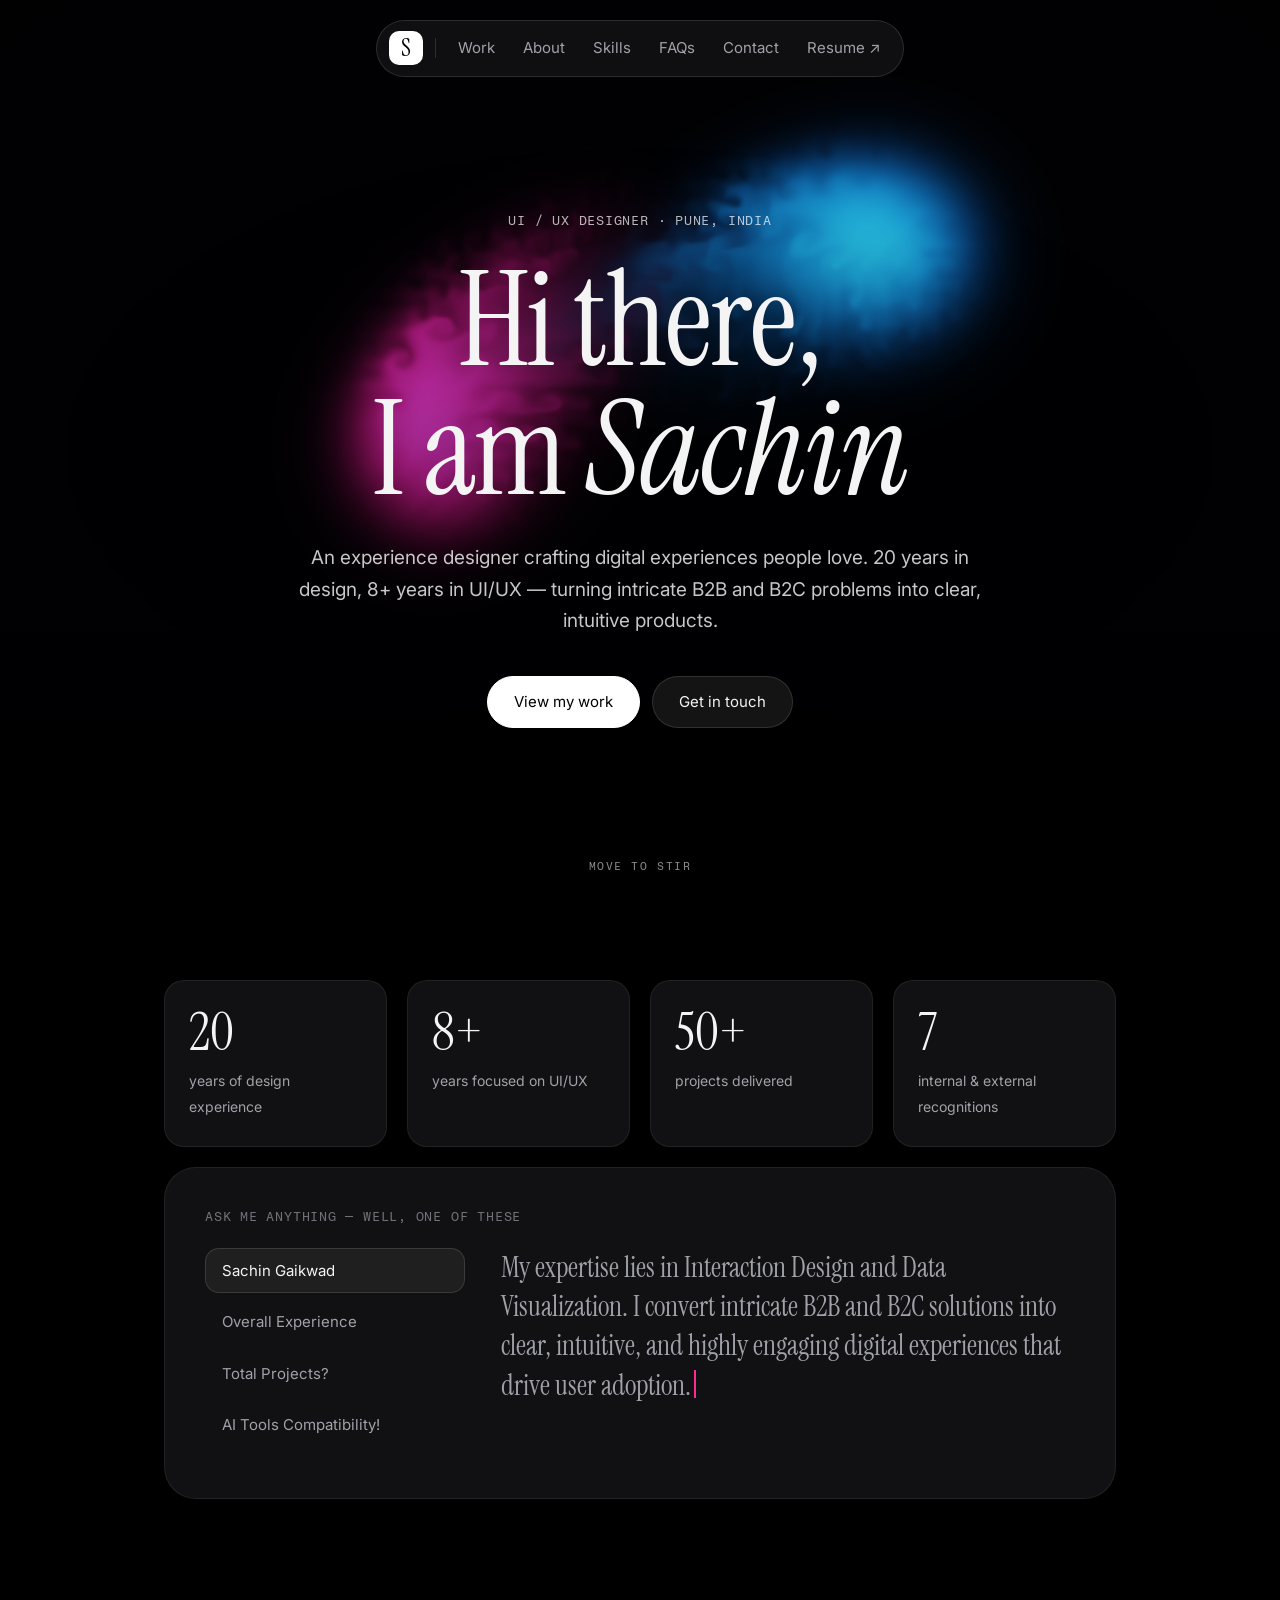
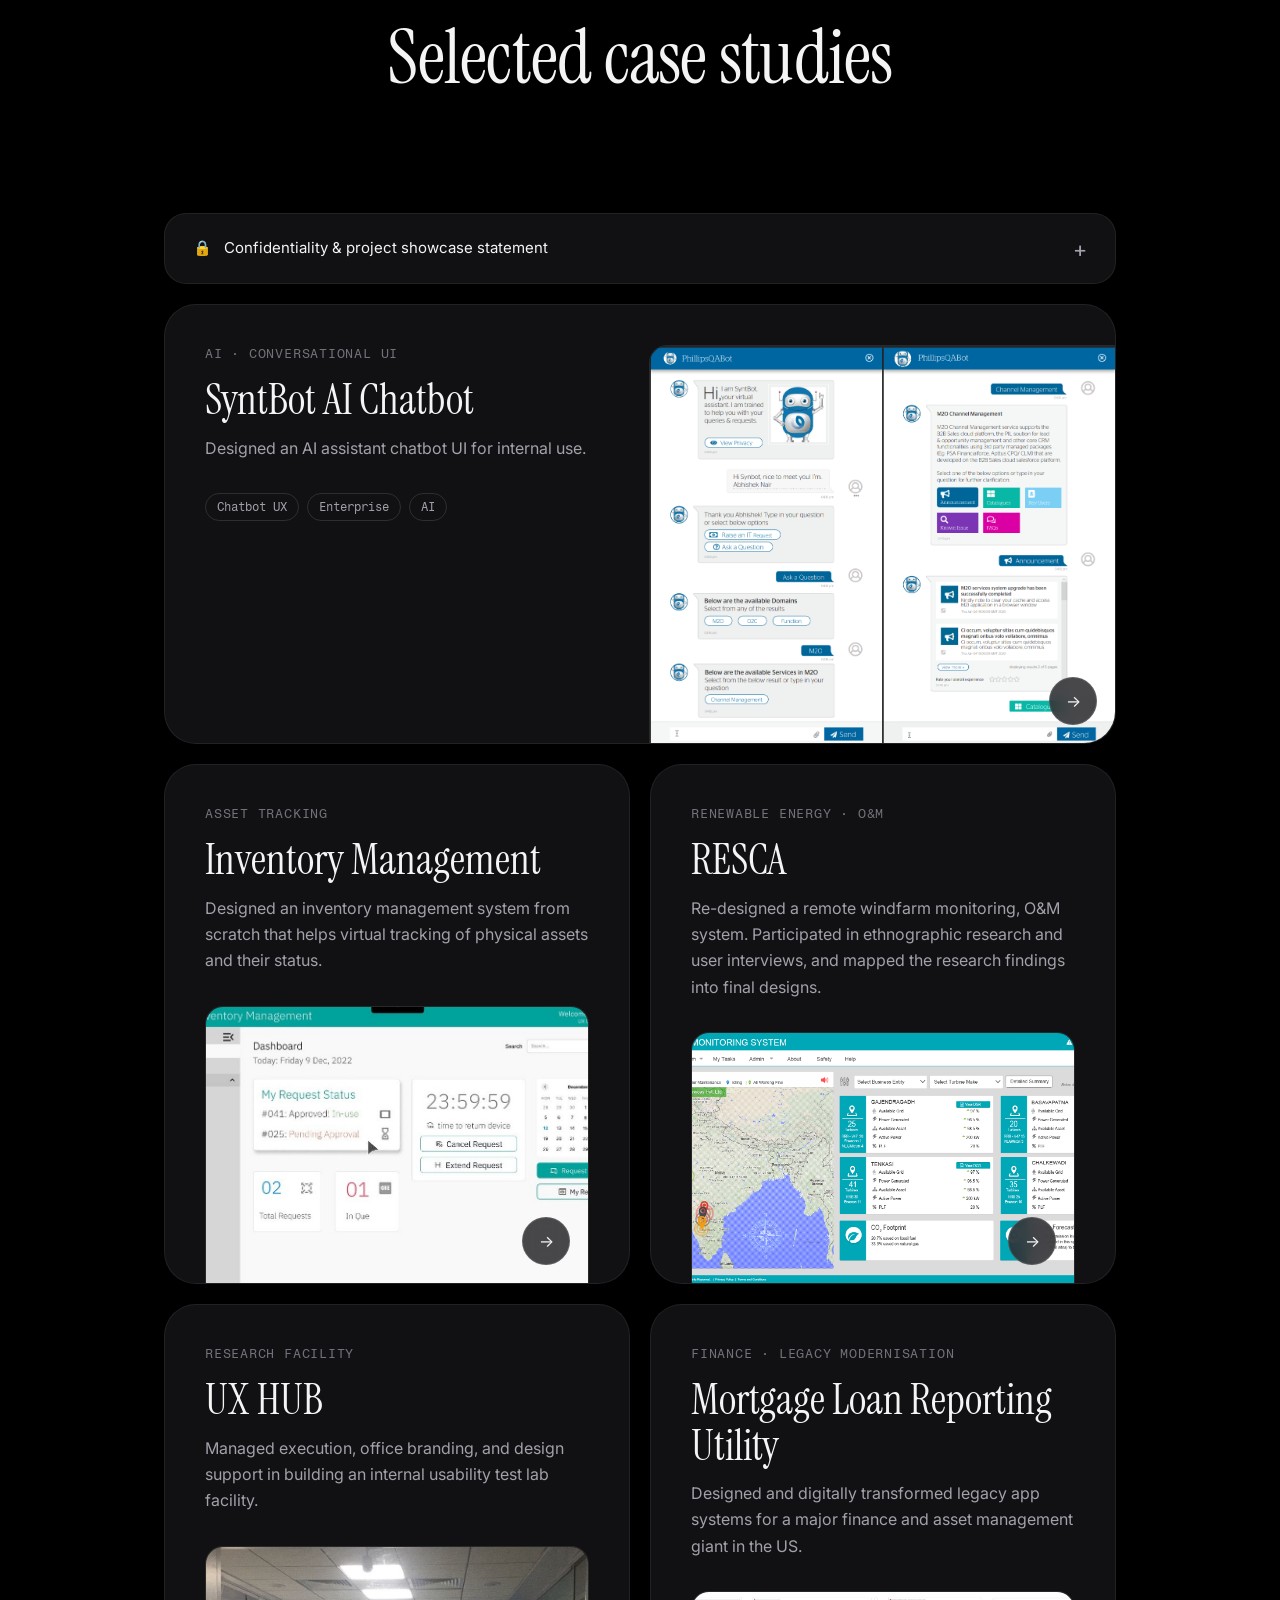
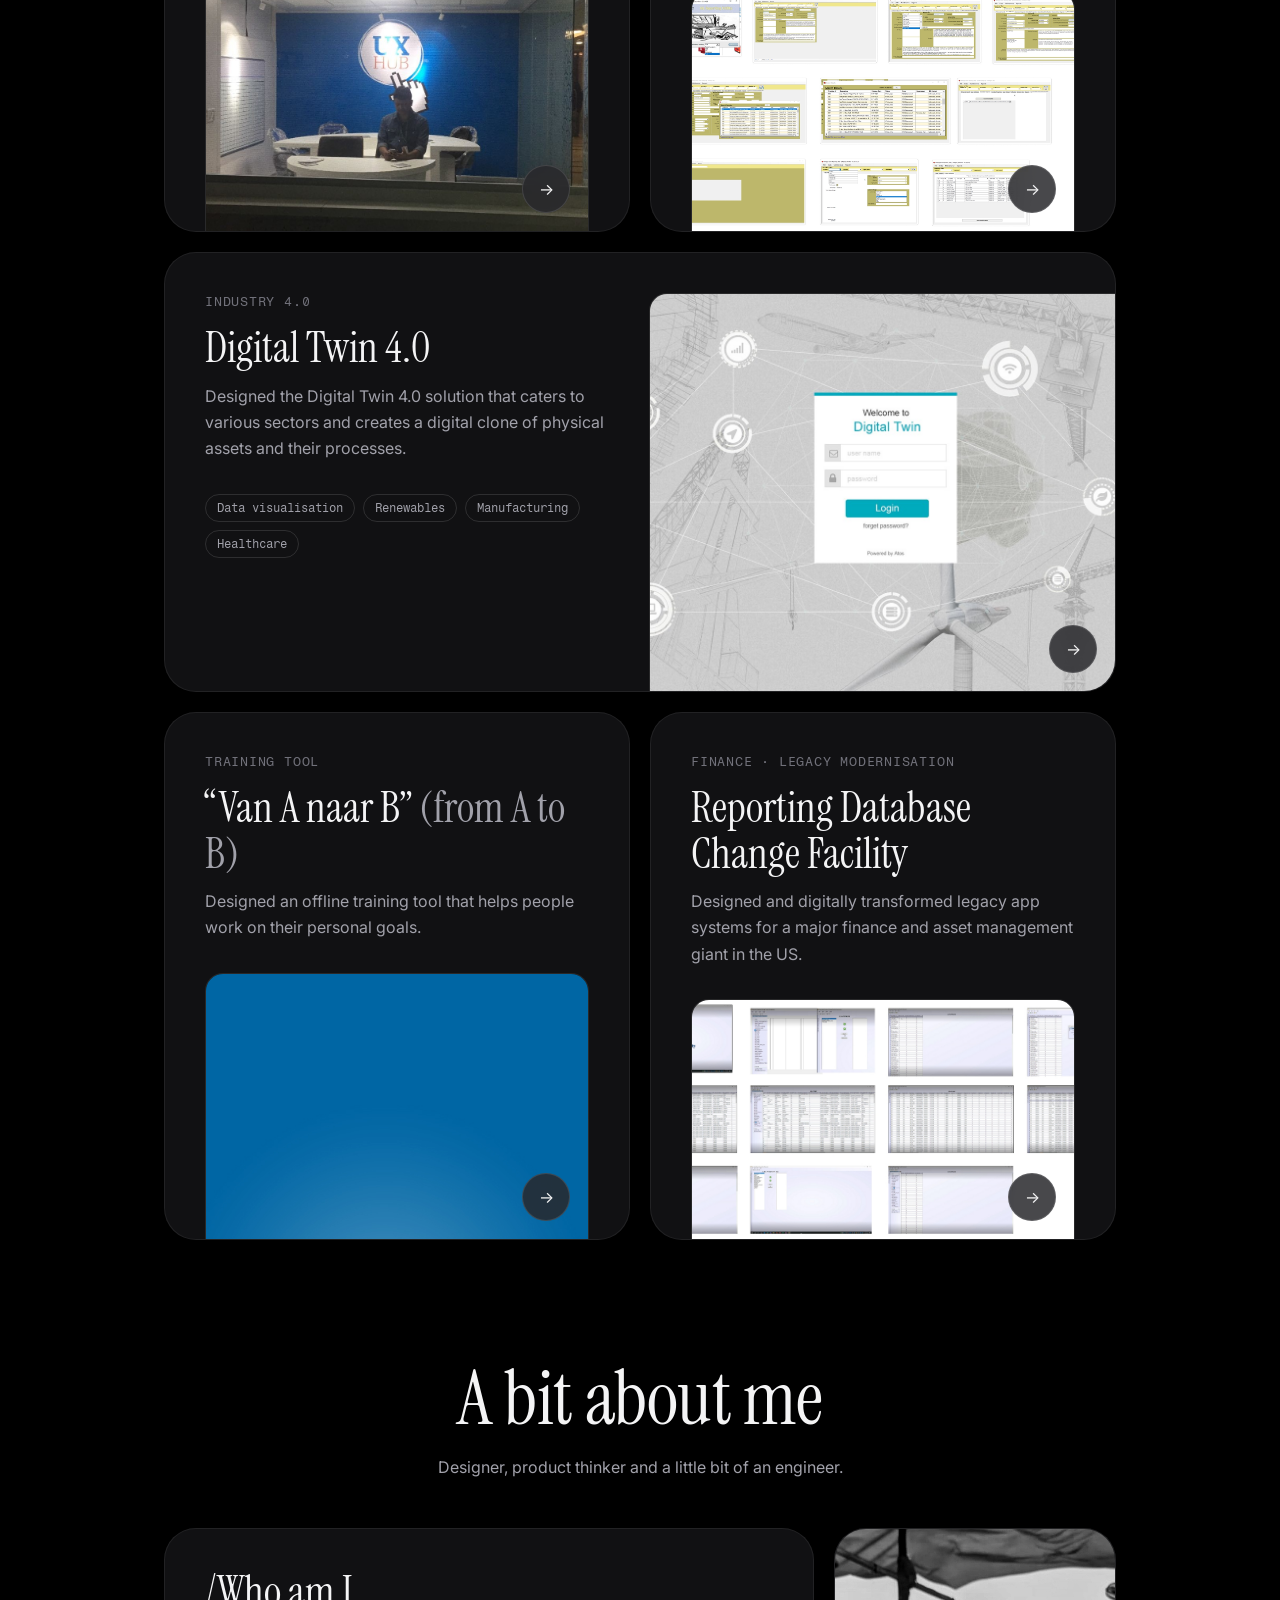
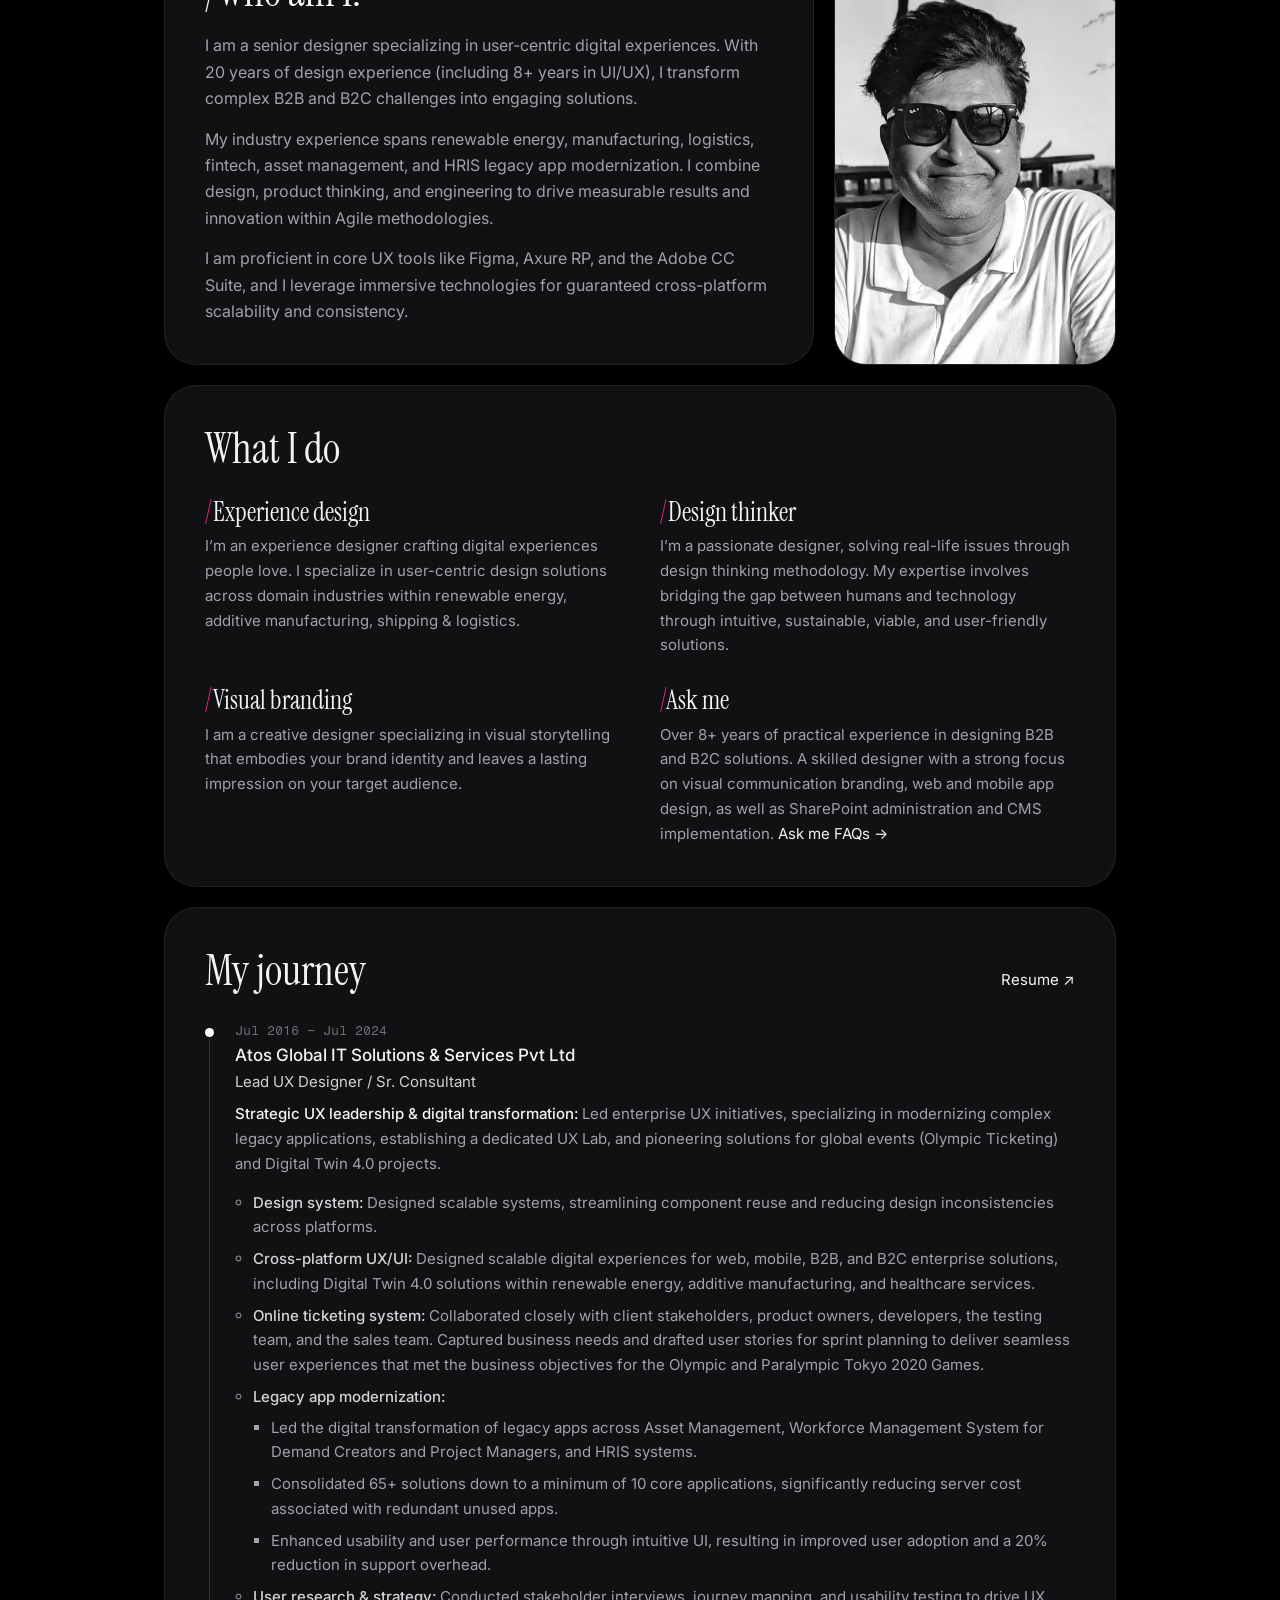
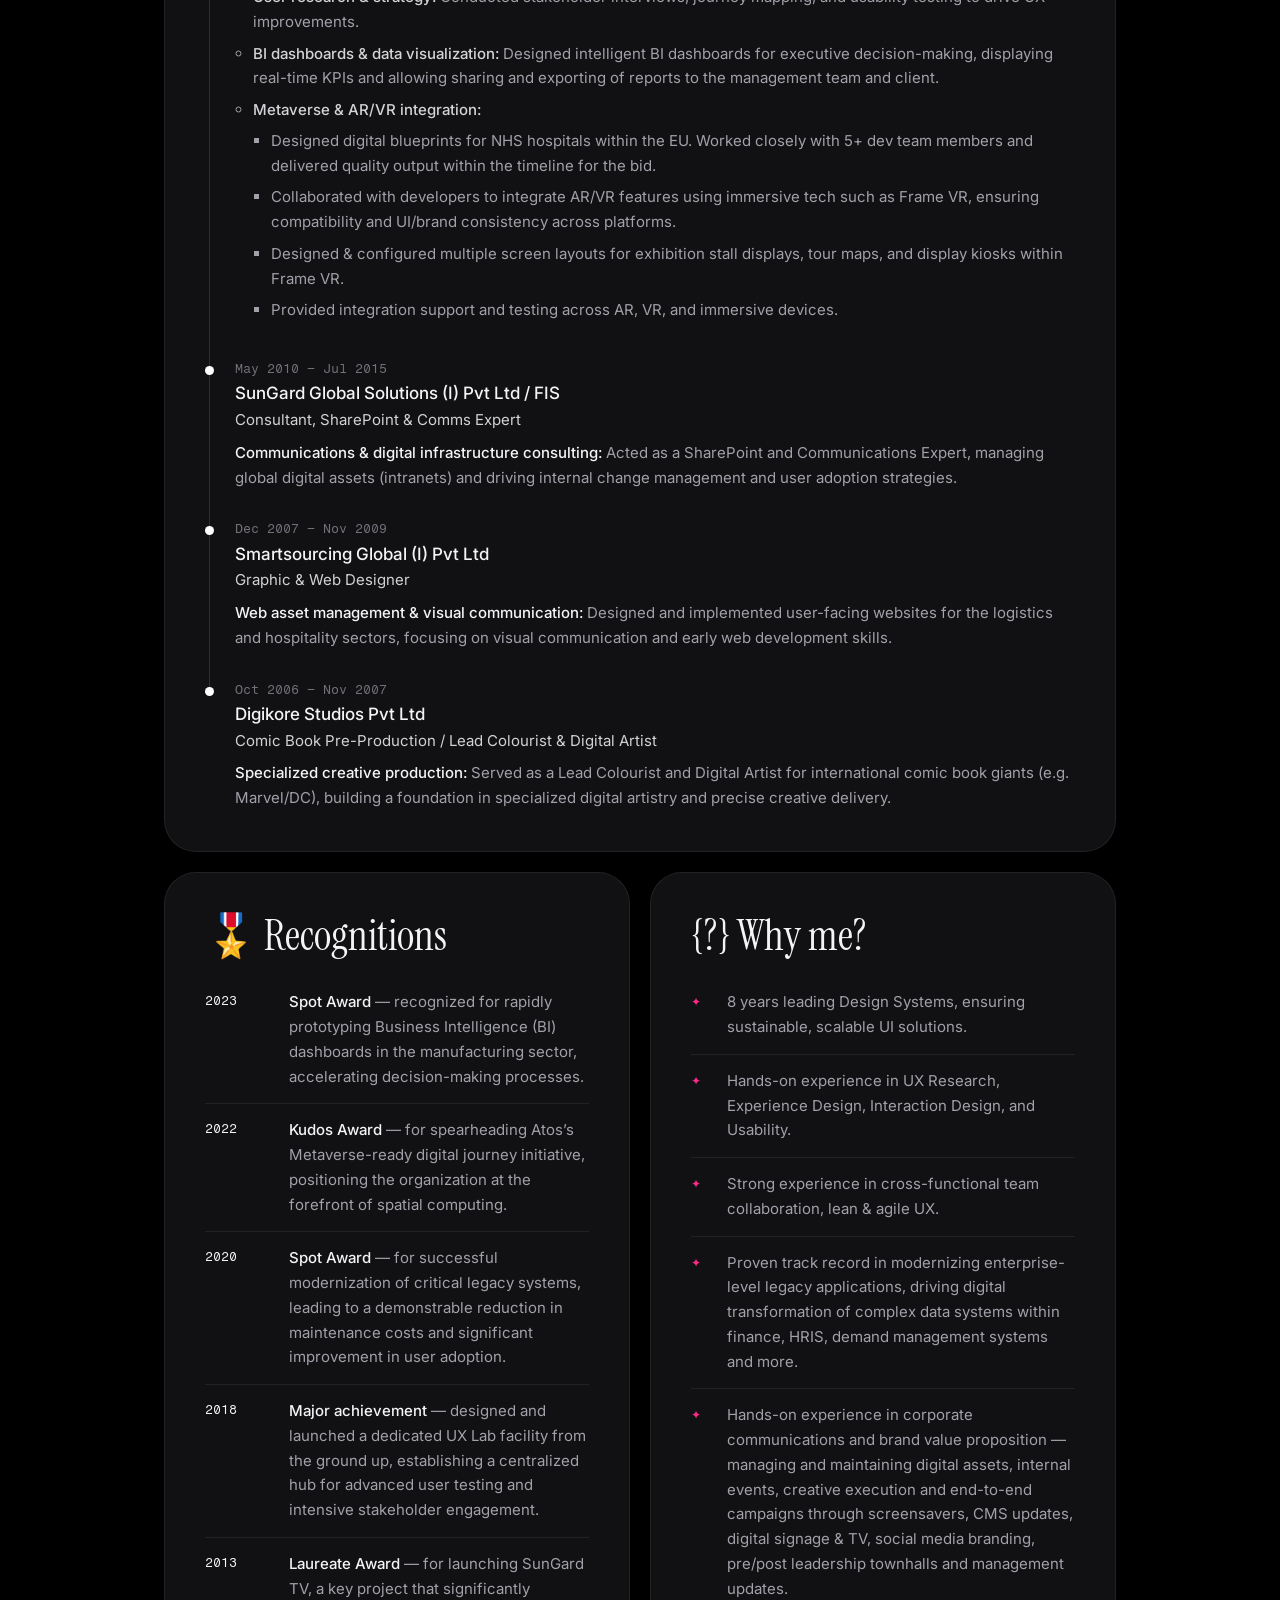
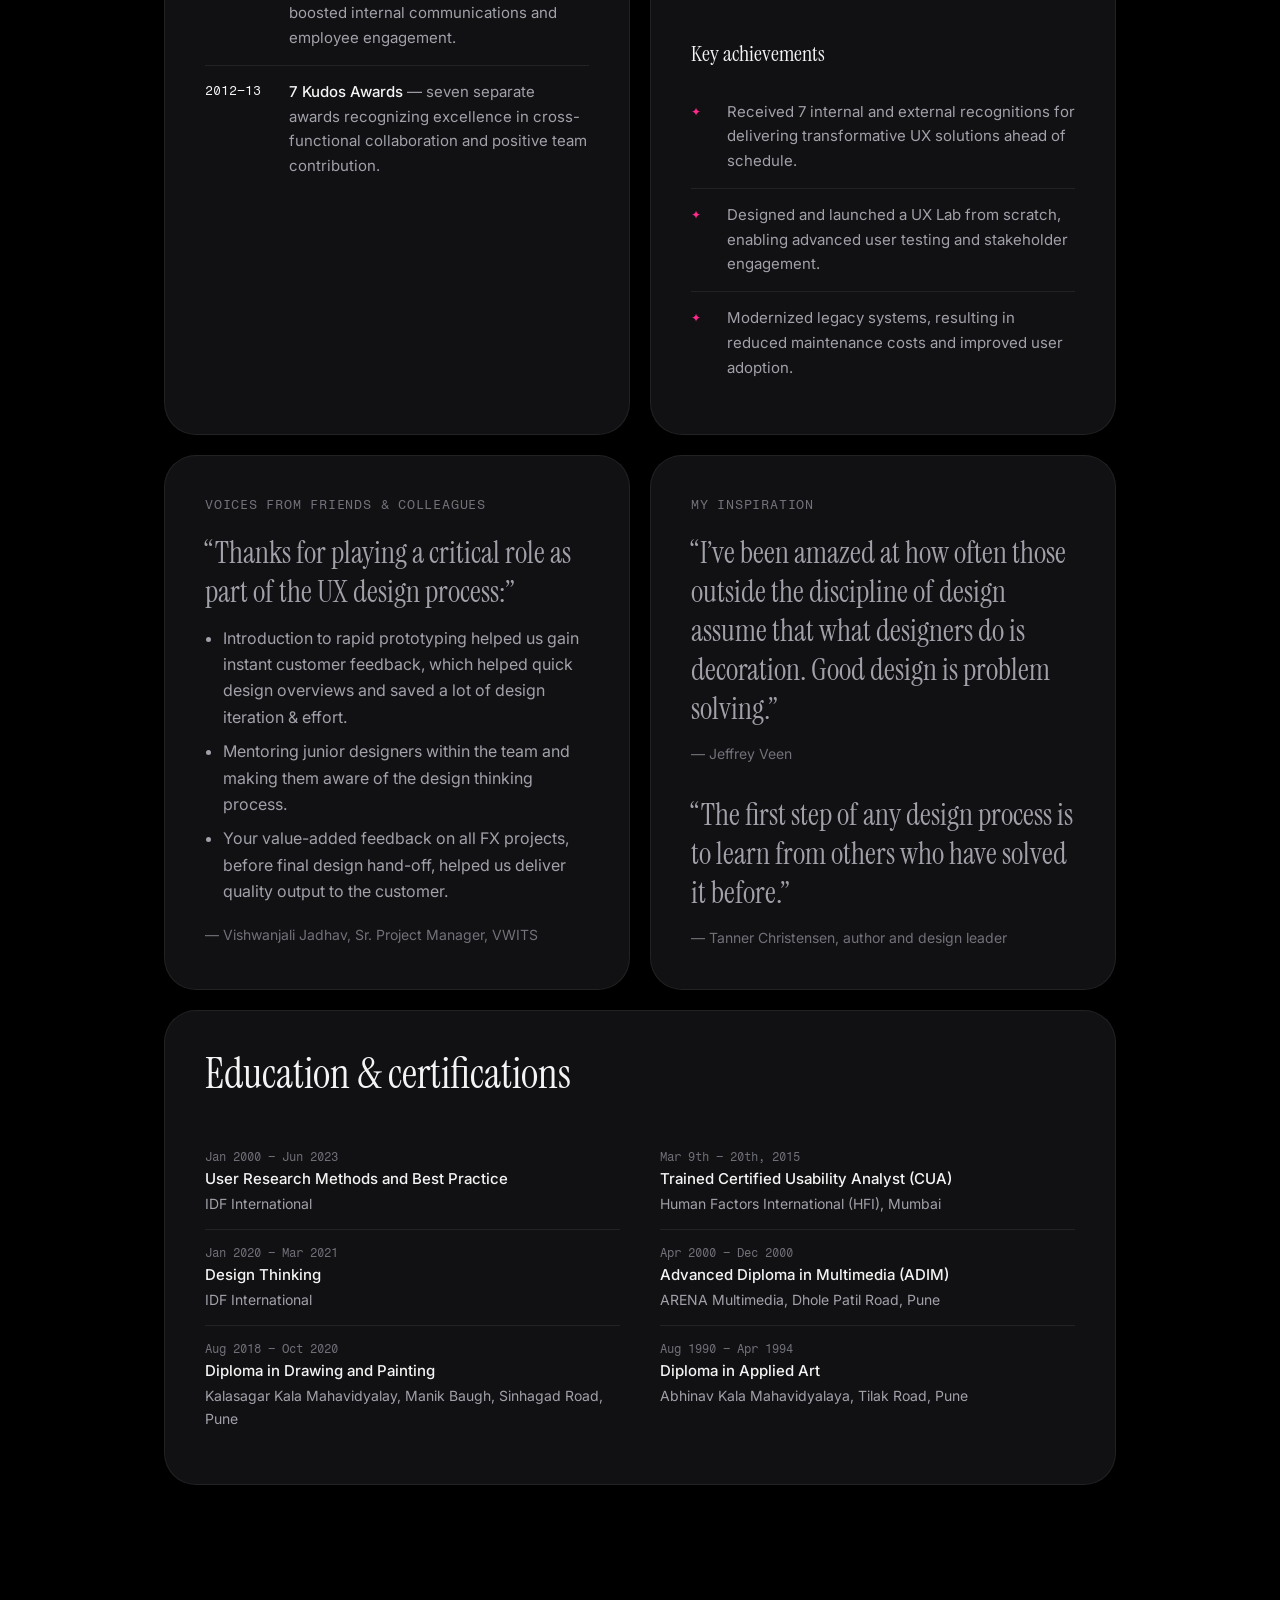
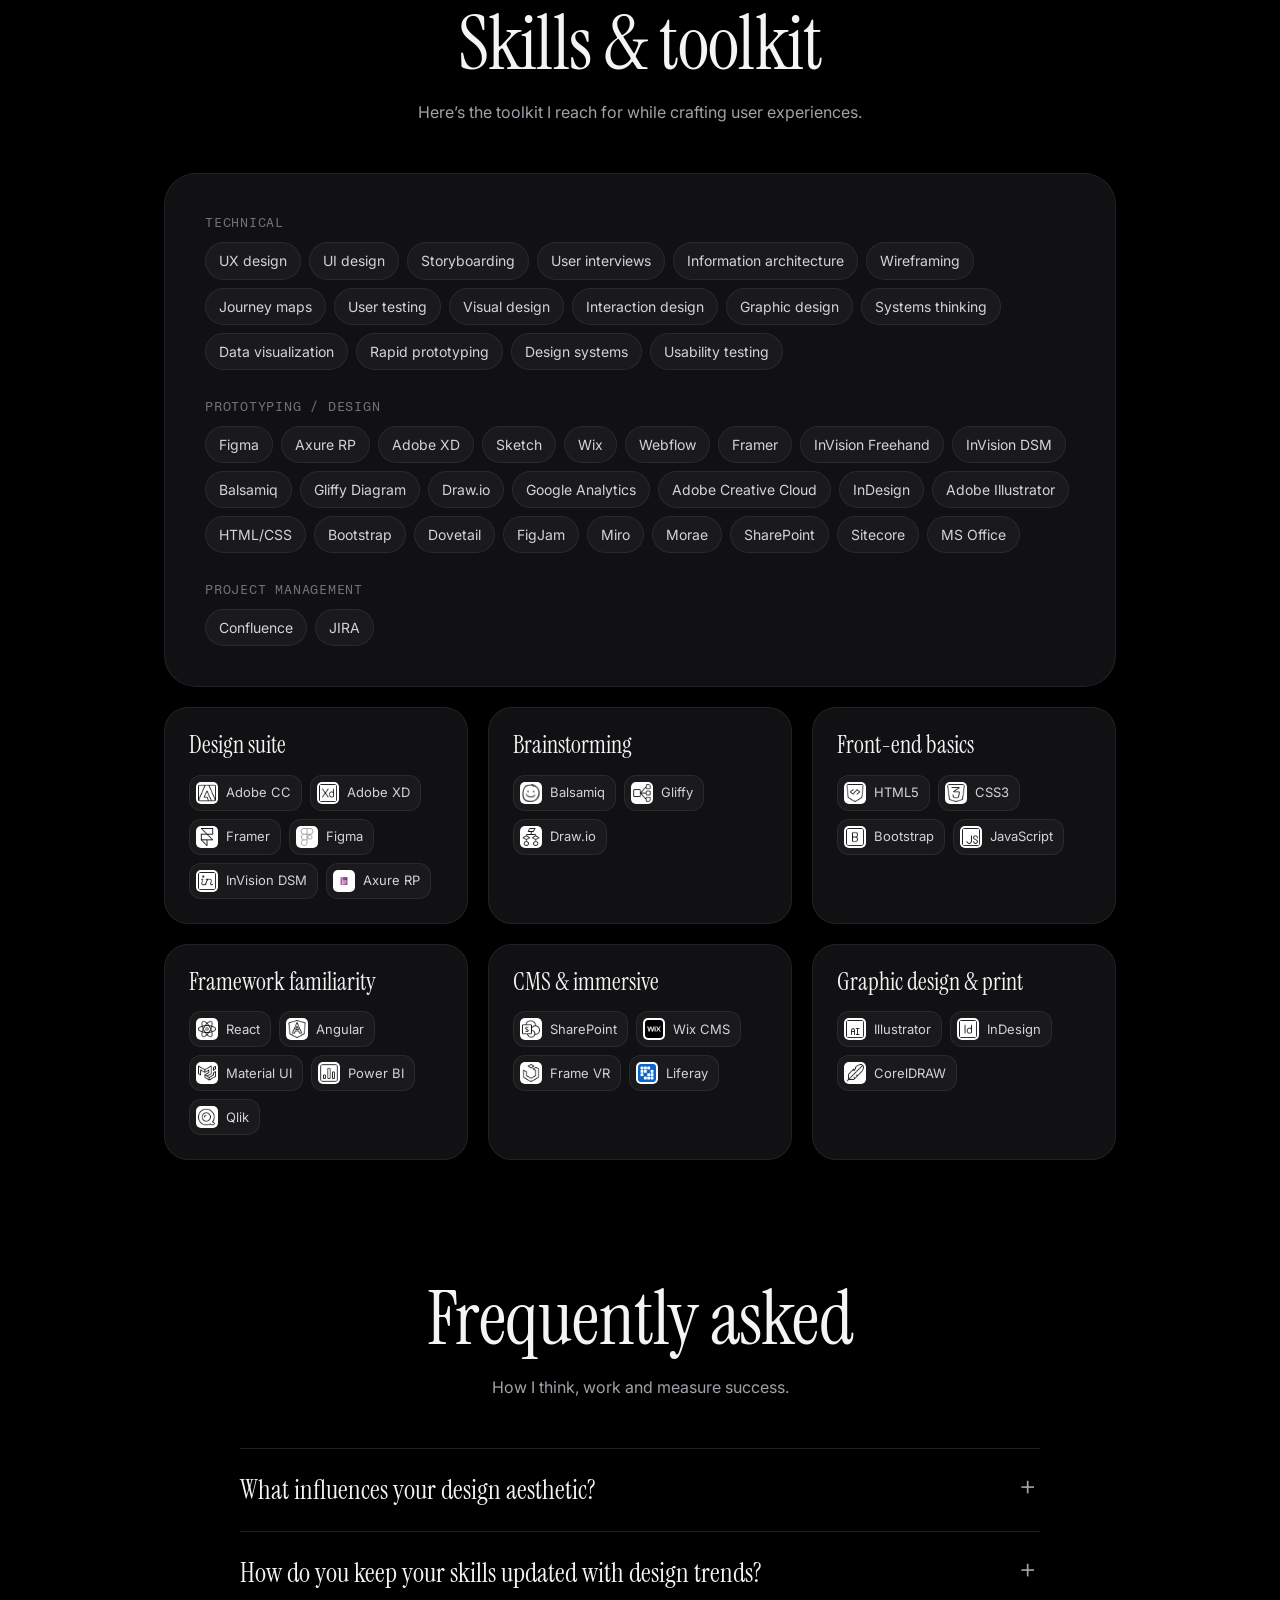
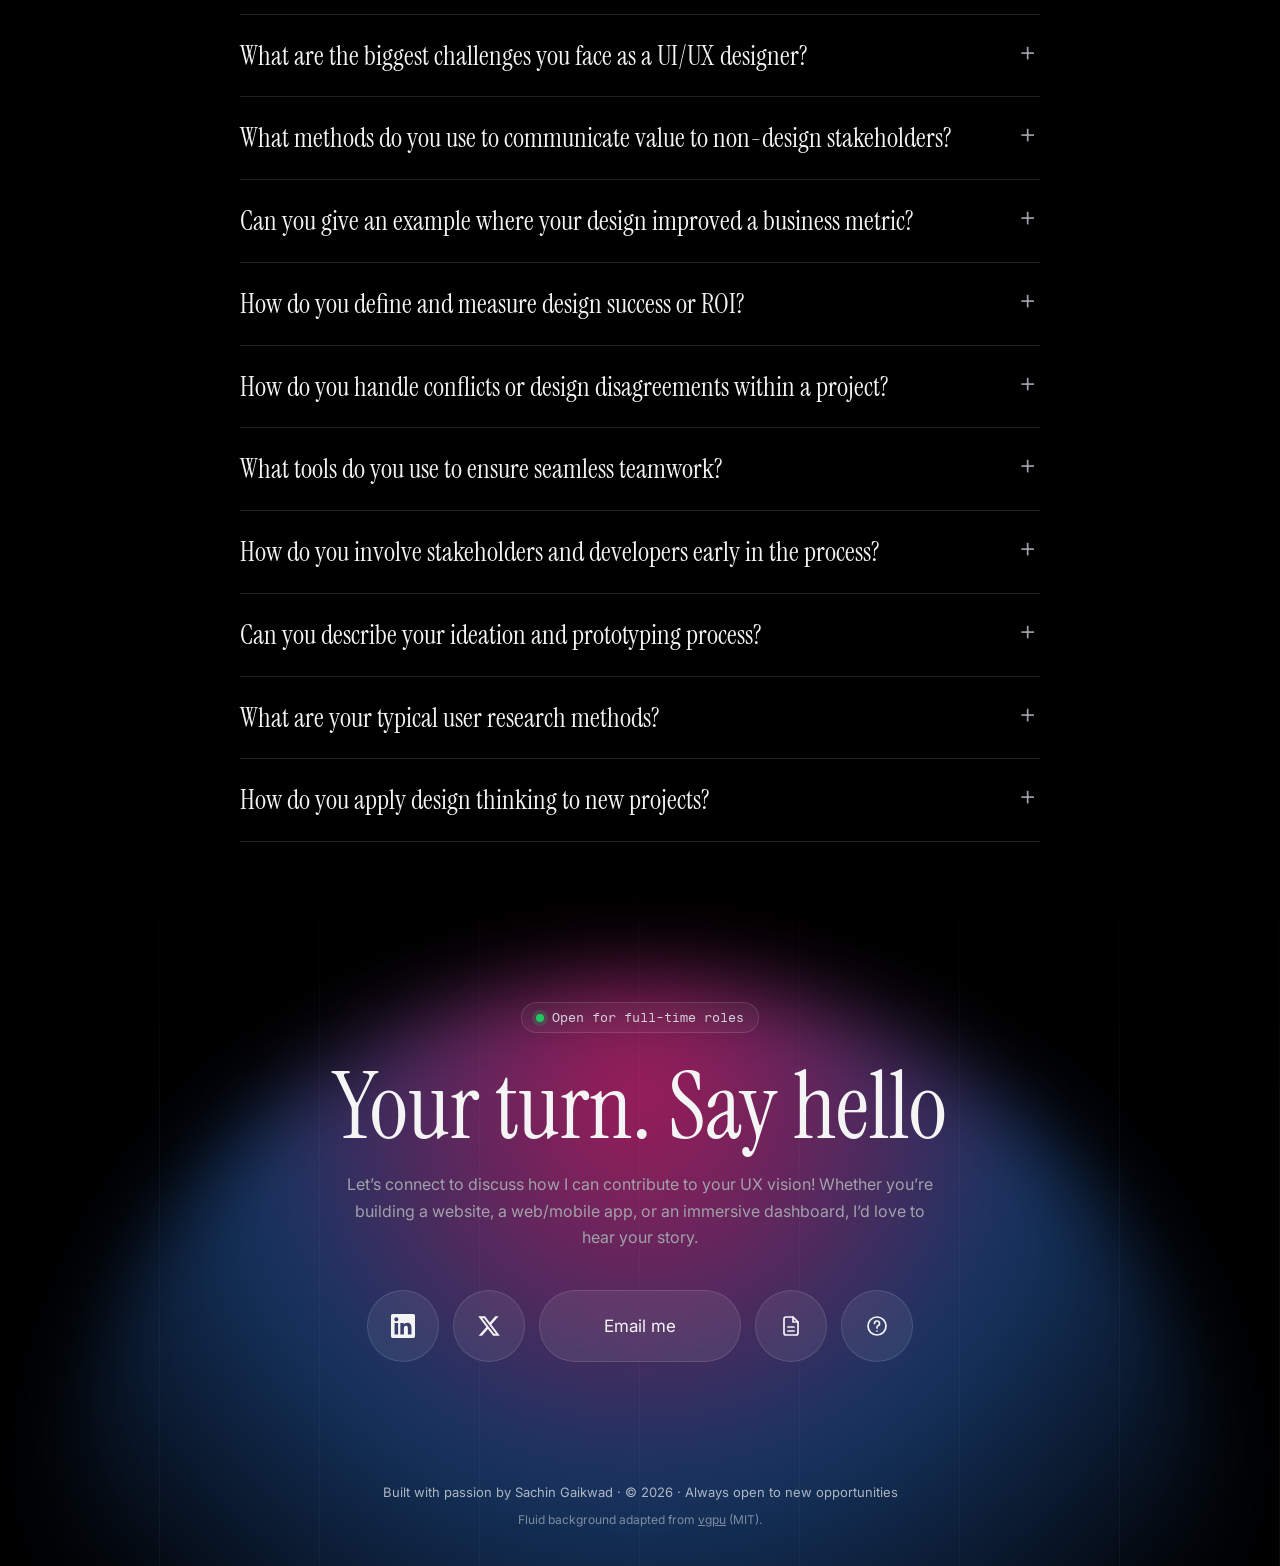
<file: index.html>
<!doctype html>
<html lang="en" class="no-js">
<head>
  <meta charset="utf-8">
  <meta name="viewport" content="width=device-width, initial-scale=1">
  <title>Sachin Gaikwad — UI/UX Designer</title>
  <meta name="description" content="Sachin Gaikwad — senior UI/UX and experience designer with 20 years in design (8+ in UI/UX). Enterprise B2B & B2C, design systems, data visualisation, Digital Twin 4.0 and legacy app modernisation.">
  <meta name="theme-color" content="#000000">
  <meta property="og:title" content="Sachin Gaikwad — UI/UX Designer">
  <meta property="og:description" content="Interaction design and data visualisation for complex B2B and B2C products.">
  <meta property="og:image" content="assets/img/sachin.jpg">
  <link rel="icon" href="assets/img/favicon.png" type="image/png">
  <link rel="preconnect" href="https://fonts.googleapis.com">
  <link rel="preconnect" href="https://fonts.gstatic.com" crossorigin>
  <link href="https://fonts.googleapis.com/css2?family=Fragment+Mono&family=Instrument+Serif:ital@0;1&family=Inter:wght@400;500&display=swap" rel="stylesheet">
  <link rel="stylesheet" href="assets/css/style.css">
</head>
<body>
<a class="skip" href="#main">Skip to content</a>

<nav class="nav" aria-label="Primary">
  <a class="nav__logo" href="#top" aria-label="Sachin Gaikwad, home">S</a>
  <span class="nav__sep" aria-hidden="true"></span>
  <a class="nav__link" href="#work">Work</a>
  <a class="nav__link" href="#about">About</a>
  <a class="nav__link hide-sm" href="#skills">Skills</a>
  <a class="nav__link hide-sm" href="#faqs">FAQs</a>
  <a class="nav__link" href="#contact">Contact</a>
  <a class="nav__link" href="assets/Sachin-Gaikwad-Resume.pdf" target="_blank" rel="noopener">Resume <span class="arrow">↗</span></a>
</nav>

<main id="main">

  <!-- ============ HERO ============ -->
  <section class="hero" id="top">
    <canvas class="hero__canvas" aria-hidden="true"></canvas>
    <div class="hero__inner">
      <div class="eyebrow hero__eyebrow">UI / UX Designer · Pune, India</div>
      <h1>Hi there,<br>I am <em>Sachin</em></h1>
      <p class="hero__sub">An experience designer crafting digital experiences people love. 20 years in design, 8+ years in UI/UX — turning intricate B2B and B2C problems into clear, intuitive products.</p>
      <div class="hero__cta">
        <a class="btn btn--solid" href="#work">View my work</a>
        <a class="btn" href="#contact">Get in touch</a>
      </div>
    </div>
    <div class="hero__hint">move to stir</div>
  </section>

  <!-- ============ INTRO / ASK ============ -->
  <section class="section" id="intro" style="padding-top:40px">
    <div class="wrap">
      <div class="stats reveal">
        <div class="stat"><b>20</b><span>years of design experience</span></div>
        <div class="stat"><b>8+</b><span>years focused on UI/UX</span></div>
        <div class="stat"><b>50+</b><span>projects delivered</span></div>
        <div class="stat"><b>7</b><span>internal &amp; external recognitions</span></div>
      </div>

      <div class="card reveal" style="margin-top:20px" data-ask>
        <div class="eyebrow" style="margin-bottom:22px">Ask me anything — well, one of these</div>
        <div class="ask">
          <div class="ask__tabs" role="tablist" aria-label="Quick questions">
            <button class="ask__tab" role="tab" aria-selected="true" aria-controls="ask-panel" data-answer="My expertise lies in Interaction Design and Data Visualization. I convert intricate B2B and B2C solutions into clear, intuitive, and highly engaging digital experiences that drive user adoption.">Sachin Gaikwad</button>
            <button class="ask__tab" role="tab" aria-selected="false" tabindex="-1" aria-controls="ask-panel" data-answer="I bring 20 years of comprehensive design experience, with a dedicated focus of 8+ years in specialized UI/UX design.">Overall Experience</button>
            <button class="ask__tab" role="tab" aria-selected="false" tabindex="-1" aria-controls="ask-panel" data-answer="My portfolio encompasses over 50+ projects, providing a depth of experience that spans specialized areas like enterprise design, digital twin (4.0) solutions, global intranet deployments, and high-stakes online ticketing portals for Olympic and Paralympic events. I have leveraged this foundation across everything from UI/UX and web development to creative production and digital transformation of legacy applications.">Total Projects?</button>
            <button class="ask__tab" role="tab" aria-selected="false" tabindex="-1" aria-controls="ask-panel" data-answer="I specialize in harnessing the potential of cutting-edge artificial intelligence, generative tools, and spatial computing platforms. My expertise spans open AI ecosystems like Google Gemini, Microsoft Copilot, ChatGPT, and Perplexity, complemented by creative suites such as Canva Magic Studio, Adobe Sensei, and Wix AI Studio, and virtual environments, including Frame VR.">AI Tools Compatibility!</button>
          </div>
          <p class="ask__answer" id="ask-panel" role="tabpanel" aria-live="polite"><span class="ask__text">My expertise lies in Interaction Design and Data Visualization. I convert intricate B2B and B2C solutions into clear, intuitive, and highly engaging digital experiences that drive user adoption.</span><span class="ask__caret" aria-hidden="true"></span></p>
        </div>
      </div>
    </div>
  </section>

  <!-- ============ WORK ============ -->
  <section class="section" id="work">
    <div class="wrap">
      <h2 class="section__title reveal">Selected case studies</h2>
      <p class="section__lead reveal">Enterprise products across AI, renewable energy, finance, asset management and Industry 4.0.</p>

      <details class="nda card reveal">
        <summary><span aria-hidden="true">🔒</span> Confidentiality &amp; project showcase statement <span class="plus" aria-hidden="true">+</span></summary>
        <p style="margin-top:16px">Due to the sensitive and proprietary nature of my work, many of the projects I complete for clients are protected by Non-Disclosure Agreements (NDAs).</p>
        <ul>
          <li><b>Protecting client IP:</b> I prioritize the confidentiality of all my clients. The details, specific data, and core strategies of these confidential projects cannot be publicly shared here.</li>
          <li><b>Showcasing expertise:</b> Where possible and with client permission, I am happy to showcase high-level outcomes, non-confidential summaries, and the technologies utilized. These entries focus on the problems I solved and the skills I employed, rather than the specific, protected client data.</li>
          <li><b>In-depth discussion:</b> If you are interested in discussing specific project types or seeing more detailed, non-confidential case studies, I would be happy to schedule a private call to review examples that do not compromise any prior agreements.</li>
        </ul>
      </details>

      <div class="grid">
        <a class="card project project--wide reveal" href="work/syntbot-ai-chatbot.html">
          <div class="project__text">
            <div class="eyebrow">AI · Conversational UI</div>
            <h3 style="margin-top:14px">SyntBot AI Chatbot</h3>
            <p>Designed an AI assistant chatbot UI for internal use.</p>
            <div class="tags"><span class="tag">Chatbot UX</span><span class="tag">Enterprise</span><span class="tag">AI</span></div>
          </div>
          <div class="project__media"><img src="assets/img/projects/syntbot.png" alt="SyntBot virtual AI assistant chatbot interface" loading="lazy"><span class="project__go" aria-hidden="true">→</span></div>
        </a>

        <div class="grid g-2">
          <a class="card project reveal" href="work/inventory-management.html">
            <div class="project__text">
              <div class="eyebrow">Asset tracking</div>
              <h3 style="margin-top:14px">Inventory Management</h3>
              <p>Designed an inventory management system from scratch that helps virtual tracking of physical assets and their status.</p>
            </div>
            <div class="project__media"><img src="assets/img/projects/inventory.jpg" alt="Inventory management dashboard" loading="lazy"><span class="project__go" aria-hidden="true">→</span></div>
          </a>
          <a class="card project reveal" href="work/resca.html">
            <div class="project__text">
              <div class="eyebrow">Renewable energy · O&amp;M</div>
              <h3 style="margin-top:14px">RESCA</h3>
              <p>Re-designed a remote windfarm monitoring, O&amp;M system. Participated in ethnographic research and user interviews, and mapped the research findings into final designs.</p>
            </div>
            <div class="project__media"><img src="assets/img/projects/resca.png" alt="RESCA remote windfarm monitoring dashboard" loading="lazy"><span class="project__go" aria-hidden="true">→</span></div>
          </a>
        </div>

        <div class="grid g-2">
          <a class="card project reveal" href="work/ux-hub.html">
            <div class="project__text">
              <div class="eyebrow">Research facility</div>
              <h3 style="margin-top:14px">UX HUB</h3>
              <p>Managed execution, office branding, and design support in building an internal usability test lab facility.</p>
            </div>
            <div class="project__media"><img src="assets/img/projects/uxhub.jpg" alt="UX HUB usability testing lab facility" loading="lazy"><span class="project__go" aria-hidden="true">→</span></div>
          </a>
          <a class="card project reveal" href="work/aam-mlru.html">
            <div class="project__text">
              <div class="eyebrow">Finance · Legacy modernisation</div>
              <h3 style="margin-top:14px">Mortgage Loan Reporting Utility</h3>
              <p>Designed and digitally transformed legacy app systems for a major finance and asset management giant in the US.</p>
            </div>
            <div class="project__media"><img src="assets/img/projects/mlru.jpg" alt="Mortgage loan reporting utility interface" loading="lazy"><span class="project__go" aria-hidden="true">→</span></div>
          </a>
        </div>

        <a class="card project project--wide reveal" href="work/digital-twin-4-0.html">
          <div class="project__text">
            <div class="eyebrow">Industry 4.0</div>
            <h3 style="margin-top:14px">Digital Twin 4.0</h3>
            <p>Designed the Digital Twin 4.0 solution that caters to various sectors and creates a digital clone of physical assets and their processes.</p>
            <div class="tags"><span class="tag">Data visualisation</span><span class="tag">Renewables</span><span class="tag">Manufacturing</span><span class="tag">Healthcare</span></div>
          </div>
          <div class="project__media"><img src="assets/img/projects/digital-twin.jpg" alt="Digital Twin 4.0 solution" loading="lazy"><span class="project__go" aria-hidden="true">→</span></div>
        </a>

        <div class="grid g-2">
          <a class="card project reveal" href="work/a2b.html">
            <div class="project__text">
              <div class="eyebrow">Training tool</div>
              <h3 style="margin-top:14px">“Van A naar B” <span style="color:var(--muted)">(from A to B)</span></h3>
              <p>Designed an offline training tool that helps people work on their personal goals.</p>
            </div>
            <div class="project__media"><img src="assets/img/projects/a2b.jpg" alt="Van A naar B training tool mobile screens" loading="lazy"><span class="project__go" aria-hidden="true">→</span></div>
          </a>
          <a class="card project reveal" href="work/aam-rdcf.html">
            <div class="project__text">
              <div class="eyebrow">Finance · Legacy modernisation</div>
              <h3 style="margin-top:14px">Reporting Database Change Facility</h3>
              <p>Designed and digitally transformed legacy app systems for a major finance and asset management giant in the US.</p>
            </div>
            <div class="project__media"><img src="assets/img/projects/rdcf.jpg" alt="Reporting database change facility interface" loading="lazy"><span class="project__go" aria-hidden="true">→</span></div>
          </a>
        </div>
      </div>
    </div>
  </section>

  <!-- ============ ABOUT ============ -->
  <section class="section" id="about">
    <div class="wrap">
      <h2 class="section__title reveal">A bit about me</h2>
      <p class="section__lead reveal">Designer, product thinker and a little bit of an engineer.</p>

      <div class="grid">
        <div class="grid g-2-1">
          <div class="card reveal">
            <h3>/Who am I.</h3>
            <p>I am a senior designer specializing in user-centric digital experiences. With 20 years of design experience (including 8+ years in UI/UX), I transform complex B2B and B2C challenges into engaging solutions.</p>
            <p>My industry experience spans renewable energy, manufacturing, logistics, fintech, asset management, and HRIS legacy app modernization. I combine design, product thinking, and engineering to drive measurable results and innovation within Agile methodologies.</p>
            <p>I am proficient in core UX tools like Figma, Axure RP, and the Adobe CC Suite, and I leverage immersive technologies for guaranteed cross-platform scalability and consistency.</p>
          </div>
          <div class="photo reveal"><img src="assets/img/sachin.jpg" alt="Portrait of Sachin Gaikwad" loading="lazy"></div>
        </div>

        <div class="card reveal">
          <h3>What I do</h3>
          <div class="pillars" style="margin-top:26px">
            <div>
              <h4><span>/</span>Experience design</h4>
              <p>I’m an experience designer crafting digital experiences people love. I specialize in user-centric design solutions across domain industries within renewable energy, additive manufacturing, shipping &amp; logistics.</p>
            </div>
            <div>
              <h4><span>/</span>Design thinker</h4>
              <p>I’m a passionate designer, solving real-life issues through design thinking methodology. My expertise involves bridging the gap between humans and technology through intuitive, sustainable, viable, and user-friendly solutions.</p>
            </div>
            <div>
              <h4><span>/</span>Visual branding</h4>
              <p>I am a creative designer specializing in visual storytelling that embodies your brand identity and leaves a lasting impression on your target audience.</p>
            </div>
            <div>
              <h4><span>/</span>Ask me</h4>
              <p>Over 8+ years of practical experience in designing B2B and B2C solutions. A skilled designer with a strong focus on visual communication branding, web and mobile app design, as well as SharePoint administration and CMS implementation. <a href="#faqs" class="link-arrow" style="color:var(--text)">Ask me FAQs →</a></p>
            </div>
          </div>
        </div>

        <div class="card reveal">
          <div class="card__head">
            <h3>My journey</h3>
            <a class="link-arrow" href="assets/Sachin-Gaikwad-Resume.pdf" target="_blank" rel="noopener">Resume <span class="arrow">↗</span></a>
          </div>
          <ol class="timeline">
            <li>
              <div class="when">Jul 2016 – Jul 2024</div>
              <h4>Atos Global IT Solutions &amp; Services Pvt Ltd</h4>
              <div class="role">Lead UX Designer / Sr. Consultant</div>
              <p><b style="color:var(--text);font-weight:500">Strategic UX leadership &amp; digital transformation:</b> Led enterprise UX initiatives, specializing in modernizing complex legacy applications, establishing a dedicated UX Lab, and pioneering solutions for global events (Olympic Ticketing) and Digital Twin 4.0 projects.</p>
              <ul>
                <li><b style="color:#d4d4d8;font-weight:500">Design system:</b> Designed scalable systems, streamlining component reuse and reducing design inconsistencies across platforms.</li>
                <li><b style="color:#d4d4d8;font-weight:500">Cross-platform UX/UI:</b> Designed scalable digital experiences for web, mobile, B2B, and B2C enterprise solutions, including Digital Twin 4.0 solutions within renewable energy, additive manufacturing, and healthcare services.</li>
                <li><b style="color:#d4d4d8;font-weight:500">Online ticketing system:</b> Collaborated closely with client stakeholders, product owners, developers, the testing team, and the sales team. Captured business needs and drafted user stories for sprint planning to deliver seamless user experiences that met the business objectives for the Olympic and Paralympic Tokyo 2020 Games.</li>
                <li><b style="color:#d4d4d8;font-weight:500">Legacy app modernization:</b>
                  <ul>
                    <li>Led the digital transformation of legacy apps across Asset Management, Workforce Management System for Demand Creators and Project Managers, and HRIS systems.</li>
                    <li>Consolidated 65+ solutions down to a minimum of 10 core applications, significantly reducing server cost associated with redundant unused apps.</li>
                    <li>Enhanced usability and user performance through intuitive UI, resulting in improved user adoption and a 20% reduction in support overhead.</li>
                  </ul>
                </li>
                <li><b style="color:#d4d4d8;font-weight:500">User research &amp; strategy:</b> Conducted stakeholder interviews, journey mapping, and usability testing to drive UX improvements.</li>
                <li><b style="color:#d4d4d8;font-weight:500">BI dashboards &amp; data visualization:</b> Designed intelligent BI dashboards for executive decision-making, displaying real-time KPIs and allowing sharing and exporting of reports to the management team and client.</li>
                <li><b style="color:#d4d4d8;font-weight:500">Metaverse &amp; AR/VR integration:</b>
                  <ul>
                    <li>Designed digital blueprints for NHS hospitals within the EU. Worked closely with 5+ dev team members and delivered quality output within the timeline for the bid.</li>
                    <li>Collaborated with developers to integrate AR/VR features using immersive tech such as Frame VR, ensuring compatibility and UI/brand consistency across platforms.</li>
                    <li>Designed &amp; configured multiple screen layouts for exhibition stall displays, tour maps, and display kiosks within Frame VR.</li>
                    <li>Provided integration support and testing across AR, VR, and immersive devices.</li>
                  </ul>
                </li>
              </ul>
            </li>
            <li>
              <div class="when">May 2010 – Jul 2015</div>
              <h4>SunGard Global Solutions (I) Pvt Ltd / FIS</h4>
              <div class="role">Consultant, SharePoint &amp; Comms Expert</div>
              <p><b style="color:var(--text);font-weight:500">Communications &amp; digital infrastructure consulting:</b> Acted as a SharePoint and Communications Expert, managing global digital assets (intranets) and driving internal change management and user adoption strategies.</p>
            </li>
            <li>
              <div class="when">Dec 2007 – Nov 2009</div>
              <h4>Smartsourcing Global (I) Pvt Ltd</h4>
              <div class="role">Graphic &amp; Web Designer</div>
              <p><b style="color:var(--text);font-weight:500">Web asset management &amp; visual communication:</b> Designed and implemented user-facing websites for the logistics and hospitality sectors, focusing on visual communication and early web development skills.</p>
            </li>
            <li>
              <div class="when">Oct 2006 – Nov 2007</div>
              <h4>Digikore Studios Pvt Ltd</h4>
              <div class="role">Comic Book Pre-Production / Lead Colourist &amp; Digital Artist</div>
              <p><b style="color:var(--text);font-weight:500">Specialized creative production:</b> Served as a Lead Colourist and Digital Artist for international comic book giants (e.g. Marvel/DC), building a foundation in specialized digital artistry and precise creative delivery.</p>
            </li>
          </ol>
        </div>

        <div class="grid g-2">
          <div class="card reveal">
            <h3>🎖️ Recognitions</h3>
            <ul class="list">
              <li><span class="yr">2023</span><span><b style="color:var(--text);font-weight:500">Spot Award</b> — recognized for rapidly prototyping Business Intelligence (BI) dashboards in the manufacturing sector, accelerating decision-making processes.</span></li>
              <li><span class="yr">2022</span><span><b style="color:var(--text);font-weight:500">Kudos Award</b> — for spearheading Atos’s Metaverse-ready digital journey initiative, positioning the organization at the forefront of spatial computing.</span></li>
              <li><span class="yr">2020</span><span><b style="color:var(--text);font-weight:500">Spot Award</b> — for successful modernization of critical legacy systems, leading to a demonstrable reduction in maintenance costs and significant improvement in user adoption.</span></li>
              <li><span class="yr">2018</span><span><b style="color:var(--text);font-weight:500">Major achievement</b> — designed and launched a dedicated UX Lab facility from the ground up, establishing a centralized hub for advanced user testing and intensive stakeholder engagement.</span></li>
              <li><span class="yr">2013</span><span><b style="color:var(--text);font-weight:500">Laureate Award</b> — for launching SunGard TV, a key project that significantly boosted internal communications and employee engagement.</span></li>
              <li><span class="yr">2012–13</span><span><b style="color:var(--text);font-weight:500">7 Kudos Awards</b> — seven separate awards recognizing excellence in cross-functional collaboration and positive team contribution.</span></li>
            </ul>
          </div>
          <div class="card reveal">
            <h3>{?} Why me?</h3>
            <ul class="list simple">
              <li>8 years leading Design Systems, ensuring sustainable, scalable UI solutions.</li>
              <li>Hands-on experience in UX Research, Experience Design, Interaction Design, and Usability.</li>
              <li>Strong experience in cross-functional team collaboration, lean &amp; agile UX.</li>
              <li>Proven track record in modernizing enterprise-level legacy applications, driving digital transformation of complex data systems within finance, HRIS, demand management systems and more.</li>
              <li>Hands-on experience in corporate communications and brand value proposition — managing and maintaining digital assets, internal events, creative execution and end-to-end campaigns through screensavers, CMS updates, digital signage &amp; TV, social media branding, pre/post leadership townhalls and management updates.</li>
            </ul>
            <h4 style="font:400 22px/1.2 var(--serif);margin:26px 0 8px">Key achievements</h4>
            <ul class="list simple">
              <li>Received 7 internal and external recognitions for delivering transformative UX solutions ahead of schedule.</li>
              <li>Designed and launched a UX Lab from scratch, enabling advanced user testing and stakeholder engagement.</li>
              <li>Modernized legacy systems, resulting in reduced maintenance costs and improved user adoption.</li>
            </ul>
          </div>
        </div>

        <div class="grid g-2">
          <div class="card testimonial reveal">
            <div class="eyebrow" style="margin-bottom:18px">Voices from friends &amp; colleagues</div>
            <p class="quote">“Thanks for playing a critical role as part of the UX design process:”</p>
            <ul>
              <li>Introduction to rapid prototyping helped us gain instant customer feedback, which helped quick design overviews and saved a lot of design iteration &amp; effort.</li>
              <li>Mentoring junior designers within the team and making them aware of the design thinking process.</li>
              <li>Your value-added feedback on all FX projects, before final design hand-off, helped us deliver quality output to the customer.</li>
            </ul>
            <div class="cite">— Vishwanjali Jadhav, Sr. Project Manager, VWITS</div>
          </div>
          <div class="card reveal">
            <div class="eyebrow" style="margin-bottom:18px">My inspiration</div>
            <p class="quote">“I’ve been amazed at how often those outside the discipline of design assume that what designers do is decoration. Good design is problem solving.”</p>
            <div class="cite" style="margin-bottom:30px">— Jeffrey Veen</div>
            <p class="quote">“The first step of any design process is to learn from others who have solved it before.”</p>
            <div class="cite">— Tanner Christensen, author and design leader</div>
          </div>
        </div>

        <div class="card reveal">
          <h3>Education &amp; certifications</h3>
          <div class="grid g-2" style="gap:0 40px">
            <ul class="edu">
              <li><span class="when">Jan 2000 – Jun 2023</span><b>User Research Methods and Best Practice</b><span>IDF International</span></li>
              <li><span class="when">Jan 2020 – Mar 2021</span><b>Design Thinking</b><span>IDF International</span></li>
              <li><span class="when">Aug 2018 – Oct 2020</span><b>Diploma in Drawing and Painting</b><span>Kalasagar Kala Mahavidyalay, Manik Baugh, Sinhagad Road, Pune</span></li>
            </ul>
            <ul class="edu">
              <li><span class="when">Mar 9th – 20th, 2015</span><b>Trained Certified Usability Analyst (CUA)</b><span>Human Factors International (HFI), Mumbai</span></li>
              <li><span class="when">Apr 2000 – Dec 2000</span><b>Advanced Diploma in Multimedia (ADIM)</b><span>ARENA Multimedia, Dhole Patil Road, Pune</span></li>
              <li><span class="when">Aug 1990 – Apr 1994</span><b>Diploma in Applied Art</b><span>Abhinav Kala Mahavidyalaya, Tilak Road, Pune</span></li>
            </ul>
          </div>
        </div>
      </div>
    </div>
  </section>

  <!-- ============ SKILLS ============ -->
  <section class="section" id="skills">
    <div class="wrap">
      <h2 class="section__title reveal">Skills &amp; toolkit</h2>
      <p class="section__lead reveal">Here’s the toolkit I reach for while crafting user experiences.</p>

      <div class="card reveal">
        <div class="skill-row">
          <h4>Technical</h4>
          <div class="chips">
            <span class="chip">UX design</span><span class="chip">UI design</span><span class="chip">Storyboarding</span><span class="chip">User interviews</span><span class="chip">Information architecture</span><span class="chip">Wireframing</span><span class="chip">Journey maps</span><span class="chip">User testing</span><span class="chip">Visual design</span><span class="chip">Interaction design</span><span class="chip">Graphic design</span><span class="chip">Systems thinking</span><span class="chip">Data visualization</span><span class="chip">Rapid prototyping</span><span class="chip">Design systems</span><span class="chip">Usability testing</span>
          </div>
        </div>
        <div class="skill-row">
          <h4>Prototyping / Design</h4>
          <div class="chips">
            <span class="chip">Figma</span><span class="chip">Axure RP</span><span class="chip">Adobe XD</span><span class="chip">Sketch</span><span class="chip">Wix</span><span class="chip">Webflow</span><span class="chip">Framer</span><span class="chip">InVision Freehand</span><span class="chip">InVision DSM</span><span class="chip">Balsamiq</span><span class="chip">Gliffy Diagram</span><span class="chip">Draw.io</span><span class="chip">Google Analytics</span><span class="chip">Adobe Creative Cloud</span><span class="chip">InDesign</span><span class="chip">Adobe Illustrator</span><span class="chip">HTML/CSS</span><span class="chip">Bootstrap</span><span class="chip">Dovetail</span><span class="chip">FigJam</span><span class="chip">Miro</span><span class="chip">Morae</span><span class="chip">SharePoint</span><span class="chip">Sitecore</span><span class="chip">MS Office</span>
          </div>
        </div>
        <div class="skill-row">
          <h4>Project management</h4>
          <div class="chips"><span class="chip">Confluence</span><span class="chip">JIRA</span></div>
        </div>
      </div>

      <div class="toolgroups" style="margin-top:20px">
        <div class="toolgroup reveal">
          <h4>Design suite</h4>
          <div class="tools">
            <span class="tool"><img src="assets/img/tools/adobe-cc.png" alt="" loading="lazy">Adobe CC</span>
            <span class="tool"><img src="assets/img/tools/adobe-xd.avif" alt="" loading="lazy">Adobe XD</span>
            <span class="tool"><img src="assets/img/tools/framer.png" alt="" loading="lazy">Framer</span>
            <span class="tool"><img src="assets/img/tools/figma.png" alt="" loading="lazy">Figma</span>
            <span class="tool"><img src="assets/img/tools/invision-dsm.avif" alt="" loading="lazy">InVision DSM</span>
            <span class="tool"><img src="assets/img/tools/axure.webp" alt="" loading="lazy">Axure RP</span>
          </div>
        </div>
        <div class="toolgroup reveal">
          <h4>Brainstorming</h4>
          <div class="tools">
            <span class="tool"><img src="assets/img/tools/balsamiq.webp" alt="" loading="lazy">Balsamiq</span>
            <span class="tool"><img src="assets/img/tools/gliffy.avif" alt="" loading="lazy">Gliffy</span>
            <span class="tool"><img src="assets/img/tools/drawio.avif" alt="" loading="lazy">Draw.io</span>
          </div>
        </div>
        <div class="toolgroup reveal">
          <h4>Front-end basics</h4>
          <div class="tools">
            <span class="tool"><img src="assets/img/tools/html5.avif" alt="" loading="lazy">HTML5</span>
            <span class="tool"><img src="assets/img/tools/css3.avif" alt="" loading="lazy">CSS3</span>
            <span class="tool"><img src="assets/img/tools/bootstrap.avif" alt="" loading="lazy">Bootstrap</span>
            <span class="tool"><img src="assets/img/tools/javascript.avif" alt="" loading="lazy">JavaScript</span>
          </div>
        </div>
        <div class="toolgroup reveal">
          <h4>Framework familiarity</h4>
          <div class="tools">
            <span class="tool"><img src="assets/img/tools/react.avif" alt="" loading="lazy">React</span>
            <span class="tool"><img src="assets/img/tools/angular.avif" alt="" loading="lazy">Angular</span>
            <span class="tool"><img src="assets/img/tools/material-ui.avif" alt="" loading="lazy">Material UI</span>
            <span class="tool"><img src="assets/img/tools/powerbi.png" alt="" loading="lazy">Power BI</span>
            <span class="tool"><img src="assets/img/tools/qlik.avif" alt="" loading="lazy">Qlik</span>
          </div>
        </div>
        <div class="toolgroup reveal">
          <h4>CMS &amp; immersive</h4>
          <div class="tools">
            <span class="tool"><img src="assets/img/tools/sharepoint.avif" alt="" loading="lazy">SharePoint</span>
            <span class="tool"><img src="assets/img/tools/wix.png" alt="" loading="lazy">Wix CMS</span>
            <span class="tool"><img src="assets/img/tools/framevr.avif" alt="" loading="lazy">Frame VR</span>
            <span class="tool"><img src="assets/img/tools/liferay.png" alt="" loading="lazy">Liferay</span>
          </div>
        </div>
        <div class="toolgroup reveal">
          <h4>Graphic design &amp; print</h4>
          <div class="tools">
            <span class="tool"><img src="assets/img/tools/illustrator.png" alt="" loading="lazy">Illustrator</span>
            <span class="tool"><img src="assets/img/tools/indesign.avif" alt="" loading="lazy">InDesign</span>
            <span class="tool"><img src="assets/img/tools/coreldraw.avif" alt="" loading="lazy">CorelDRAW</span>
          </div>
        </div>
      </div>
    </div>
  </section>

  <!-- ============ FAQ ============ -->
  <section class="section" id="faqs">
    <div class="wrap">
      <h2 class="section__title reveal">Frequently asked</h2>
      <p class="section__lead reveal">How I think, work and measure success.</p>
      <div class="faq reveal">
        <details><summary>What influences your design aesthetic?</summary><p>Design aesthetic is influenced by user needs &amp; desires, and business goals. Minimalistic design focussed on user tasks and goals, subtle brand identity, industry standards, and personal inspiration from design communities and real-world experiences. Continuous learning, and staying attuned to user feedback and business objectives, ensures the aesthetic remains relevant and effective.</p></details>
        <details><summary>How do you keep your skills updated with design trends?</summary><p>Skills are kept current through continuous learning — attending webinars, reading industry blogs, participating in design communities, and experimenting with new tools and techniques. Regularly reviewing case studies and best practices also helps me stay informed &amp; updated.</p></details>
        <details><summary>What are the biggest challenges you face as a UI/UX designer?</summary><p>Challenges include balancing user needs with business goals, managing stakeholder expectations, and keeping up with rapidly evolving design trends and technologies. Resistance to change, delivery timeline constraints and limited resources can also pose obstacles.</p></details>
        <details><summary>What methods do you use to communicate value to non-design stakeholders?</summary><p>Value is communicated through clear, data-driven presentations, user stories, and visualizations like journey maps, empathy maps and A/B testing comparisons. Demonstrating how design changes impact key business metrics helps non-design stakeholders understand the tangible benefits.</p></details>
        <details><summary>Can you give an example where your design improved a business metric?</summary><p>For example, redesigning the performance metric dashboard UI for a remote windfarm operations &amp; maintenance site led to an increase in app usage. The intuitive KPI dashboard led to a 20% reduction in training time, and improved asset maintenance and mean-time-to-react vs mean-time-to-respond (MTTR), directly impacting revenue and reducing dependency on OEMs.</p></details>
        <details><summary>How do you define and measure design success or ROI?</summary><p>Design success is typically measured by improvements in usability metrics (e.g. task completion rates, minimal error rates), end-user satisfaction, and business outcomes such as increased conversion rates, reduced training time or fewer support tickets — and reduced cost through predictive maintenance and real-time data reporting. ROI is calculated by comparing the cost of design changes to the resulting business benefits.</p></details>
        <details><summary>How do you handle conflicts or design disagreements within a project?</summary><p>Conflicts are managed by fostering open communication, actively listening to all perspectives, and focusing on shared goals. Data-driven decisions, user feedback, and collaborative workshops help resolve disagreements and ensure solutions are user-centered and aligned with business objectives.</p></details>
        <details><summary>What tools do you use to ensure seamless teamwork?</summary><p>Collaboration tools like Figma, FigJam and Miro for real-time design collaboration and feedback; Jira, Trello, MS Teams and Slack for project management. These tools facilitate transparency, version control, and efficient communication among team members and stakeholders.</p></details>
        <details><summary>How do you involve stakeholders and developers early in the process?</summary><p>Stakeholders and developers are involved from the outset through stakeholder mapping, kick-off workshops, and regular communication. Early involvement helps align expectations, clarify roles, and foster a shared vision. Workshops and collaborative sessions encourage active participation and build trust.</p></details>
        <details><summary>Can you describe your ideation and prototyping process?</summary><p>Ideation involves brainstorming sessions, often using techniques like mind mapping or “How Might We” questions to generate creative solutions. Prototyping starts with low-fidelity sketches or wireframes, progressing to interactive prototypes for usability testing. Feedback is gathered and incorporated in an iterative cycle to refine the design.</p></details>
        <details><summary>What are your typical user research methods?</summary><p>Common methods include user interviews, surveys, empathy mapping, customer journey mapping, and the 5 Whys technique to uncover root causes. Affinity diagrams help organize and synthesize insights from these activities, revealing patterns and key themes in user feedback.</p></details>
        <details><summary>How do you apply design thinking to new projects?</summary><p>Design thinking is applied by starting with empathy — understanding the user’s needs, pain points, and motivations through interviews, surveys, and observation. The process is iterative, moving through stages of defining the problem, ideating solutions, prototyping, and testing. This approach ensures solutions are user-centered and address real challenges.</p></details>
      </div>
    </div>
  </section>

  <!-- ============ CONTACT ============ -->
  <section class="contact" id="contact">
    <div class="contact__glow" aria-hidden="true"></div>
    <div class="wrap">
      <div class="open reveal"><i aria-hidden="true"></i> Open for full-time roles</div>
      <h2 class="reveal">Your turn. Say hello</h2>
      <p class="reveal">Let’s connect to discuss how I can contribute to your UX vision! Whether you’re building a website, a web/mobile app, or an immersive dashboard, I’d love to hear your story.</p>
      <div class="socials reveal">
        <a class="social" href="https://www.linkedin.com/in/sachin-gaikwad-29751a12" target="_blank" rel="noopener" aria-label="LinkedIn">
          <svg viewBox="0 0 24 24" fill="currentColor" aria-hidden="true"><path d="M20.45 20.45h-3.56v-5.57c0-1.33-.02-3.04-1.85-3.04-1.85 0-2.14 1.45-2.14 2.94v5.67H9.35V9h3.41v1.56h.05c.48-.9 1.64-1.85 3.37-1.85 3.6 0 4.27 2.37 4.27 5.46v6.28zM5.34 7.43a2.06 2.06 0 1 1 0-4.13 2.06 2.06 0 0 1 0 4.13zM7.12 20.45H3.56V9h3.56v11.45zM22.22 0H1.77C.79 0 0 .77 0 1.73v20.54C0 23.23.79 24 1.77 24h20.45c.98 0 1.78-.77 1.78-1.73V1.73C24 .77 23.2 0 22.22 0z"/></svg>
        </a>
        <a class="social" href="https://x.com/Sachinpune" target="_blank" rel="noopener" aria-label="X (Twitter)">
          <svg viewBox="0 0 24 24" fill="currentColor" aria-hidden="true"><path d="M18.24 2.25h3.31l-7.23 8.26 8.5 11.24h-6.66l-5.21-6.82-5.97 6.82H1.67l7.73-8.84L1.25 2.25h6.83l4.71 6.23 5.45-6.23zm-1.16 17.52h1.83L7.08 4.13H5.12l11.96 15.64z"/></svg>
        </a>
        <a class="btn email-btn" href="mailto:gaekwadsachin1@gmail.com?subject=Hello%20Sachin">Email me</a>
        <a class="social" href="assets/Sachin-Gaikwad-Resume.pdf" target="_blank" rel="noopener" aria-label="Resume (PDF)">
          <svg viewBox="0 0 24 24" fill="none" stroke="currentColor" stroke-width="1.7" stroke-linecap="round" stroke-linejoin="round" aria-hidden="true"><path d="M14 3H7a2 2 0 0 0-2 2v14a2 2 0 0 0 2 2h10a2 2 0 0 0 2-2V8z"/><path d="M14 3v5h5M9 13h6M9 17h6"/></svg>
        </a>
        <a class="social" href="#faqs" aria-label="FAQs">
          <svg viewBox="0 0 24 24" fill="none" stroke="currentColor" stroke-width="1.7" stroke-linecap="round" stroke-linejoin="round" aria-hidden="true"><circle cx="12" cy="12" r="9"/><path d="M9.5 9.5a2.5 2.5 0 1 1 3.5 2.3c-.6.3-1 .9-1 1.6v.6M12 17h.01"/></svg>
        </a>
      </div>
    </div>
    <footer class="footer">
      <div>Built with passion by Sachin Gaikwad · © <span data-year>2026</span> · Always open to new opportunities</div>
      <div class="credit">Fluid background adapted from <a href="https://github.com/vercel-labs/vgpu" target="_blank" rel="noopener">vgpu</a> (MIT).</div>
    </footer>
  </section>
</main>

<script src="assets/js/fluid.js"></script>
<script src="assets/js/main.js"></script>
</body>
</html>
</file>
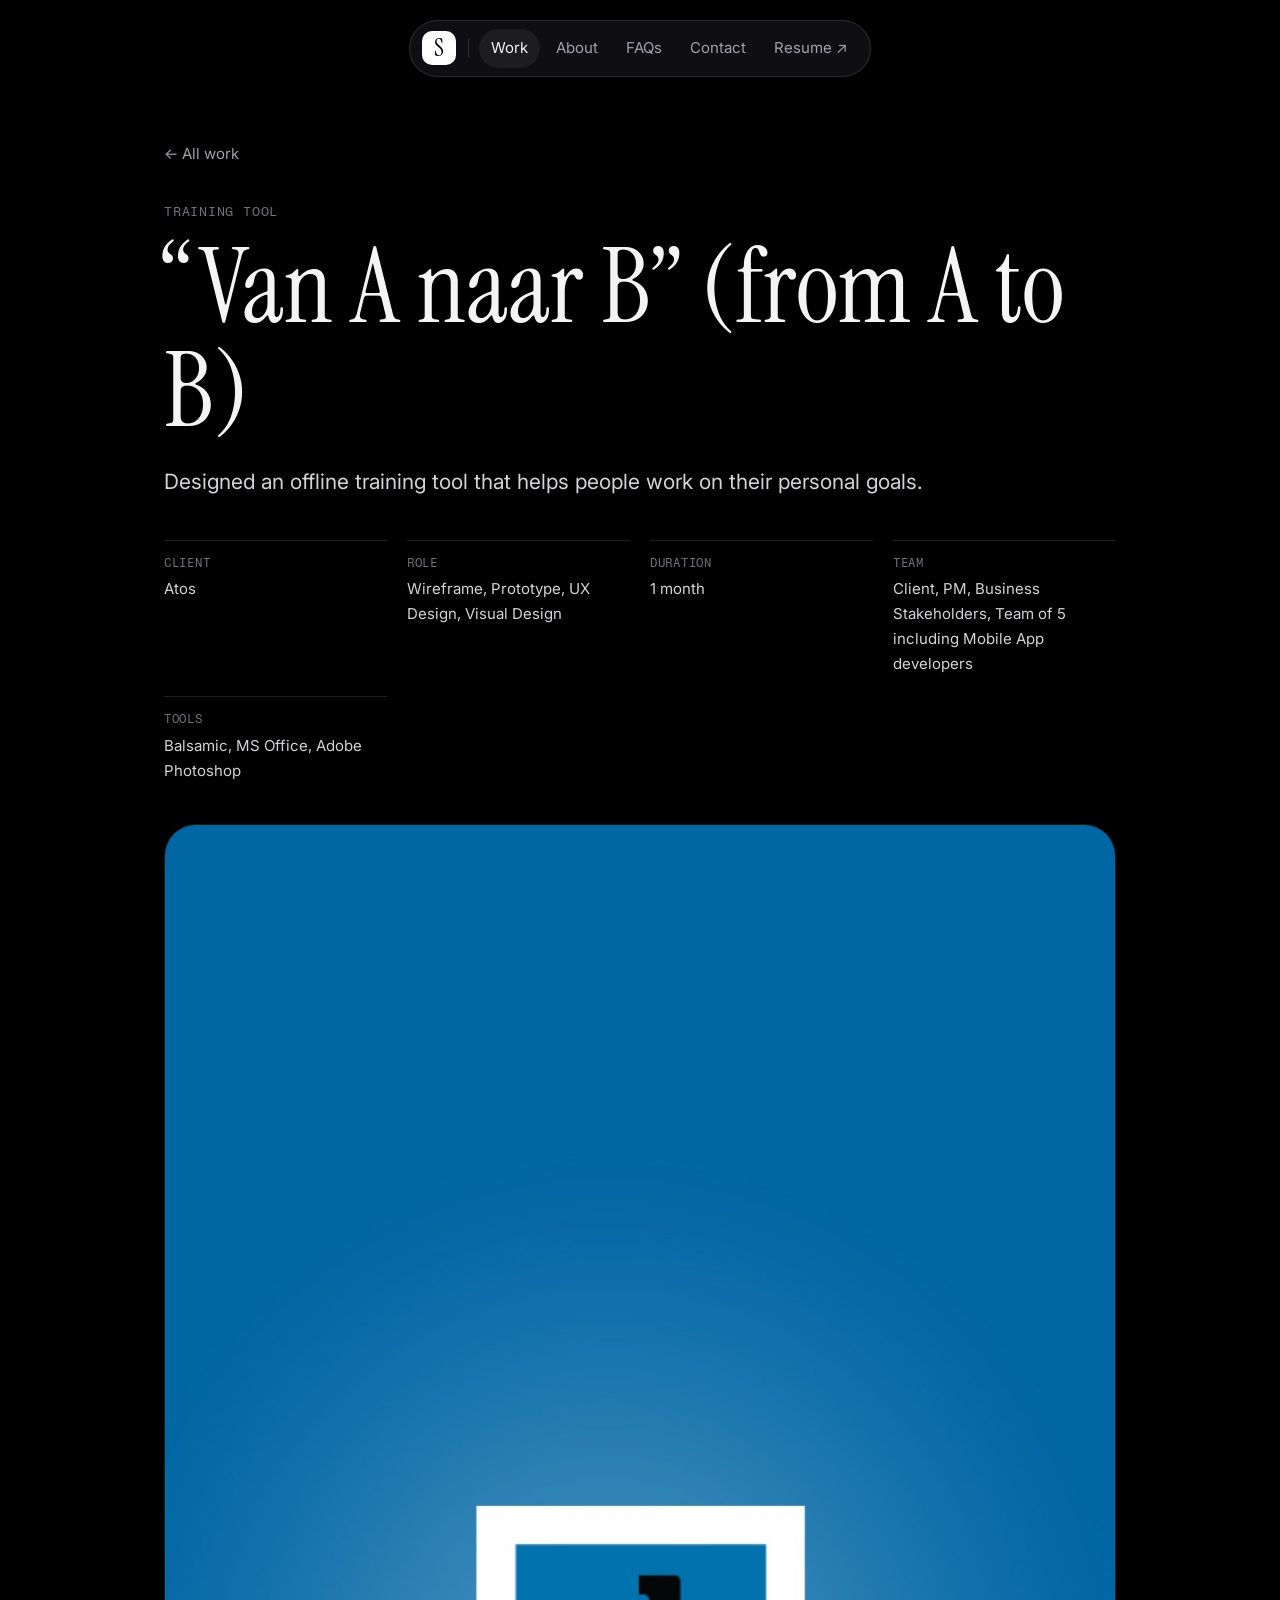
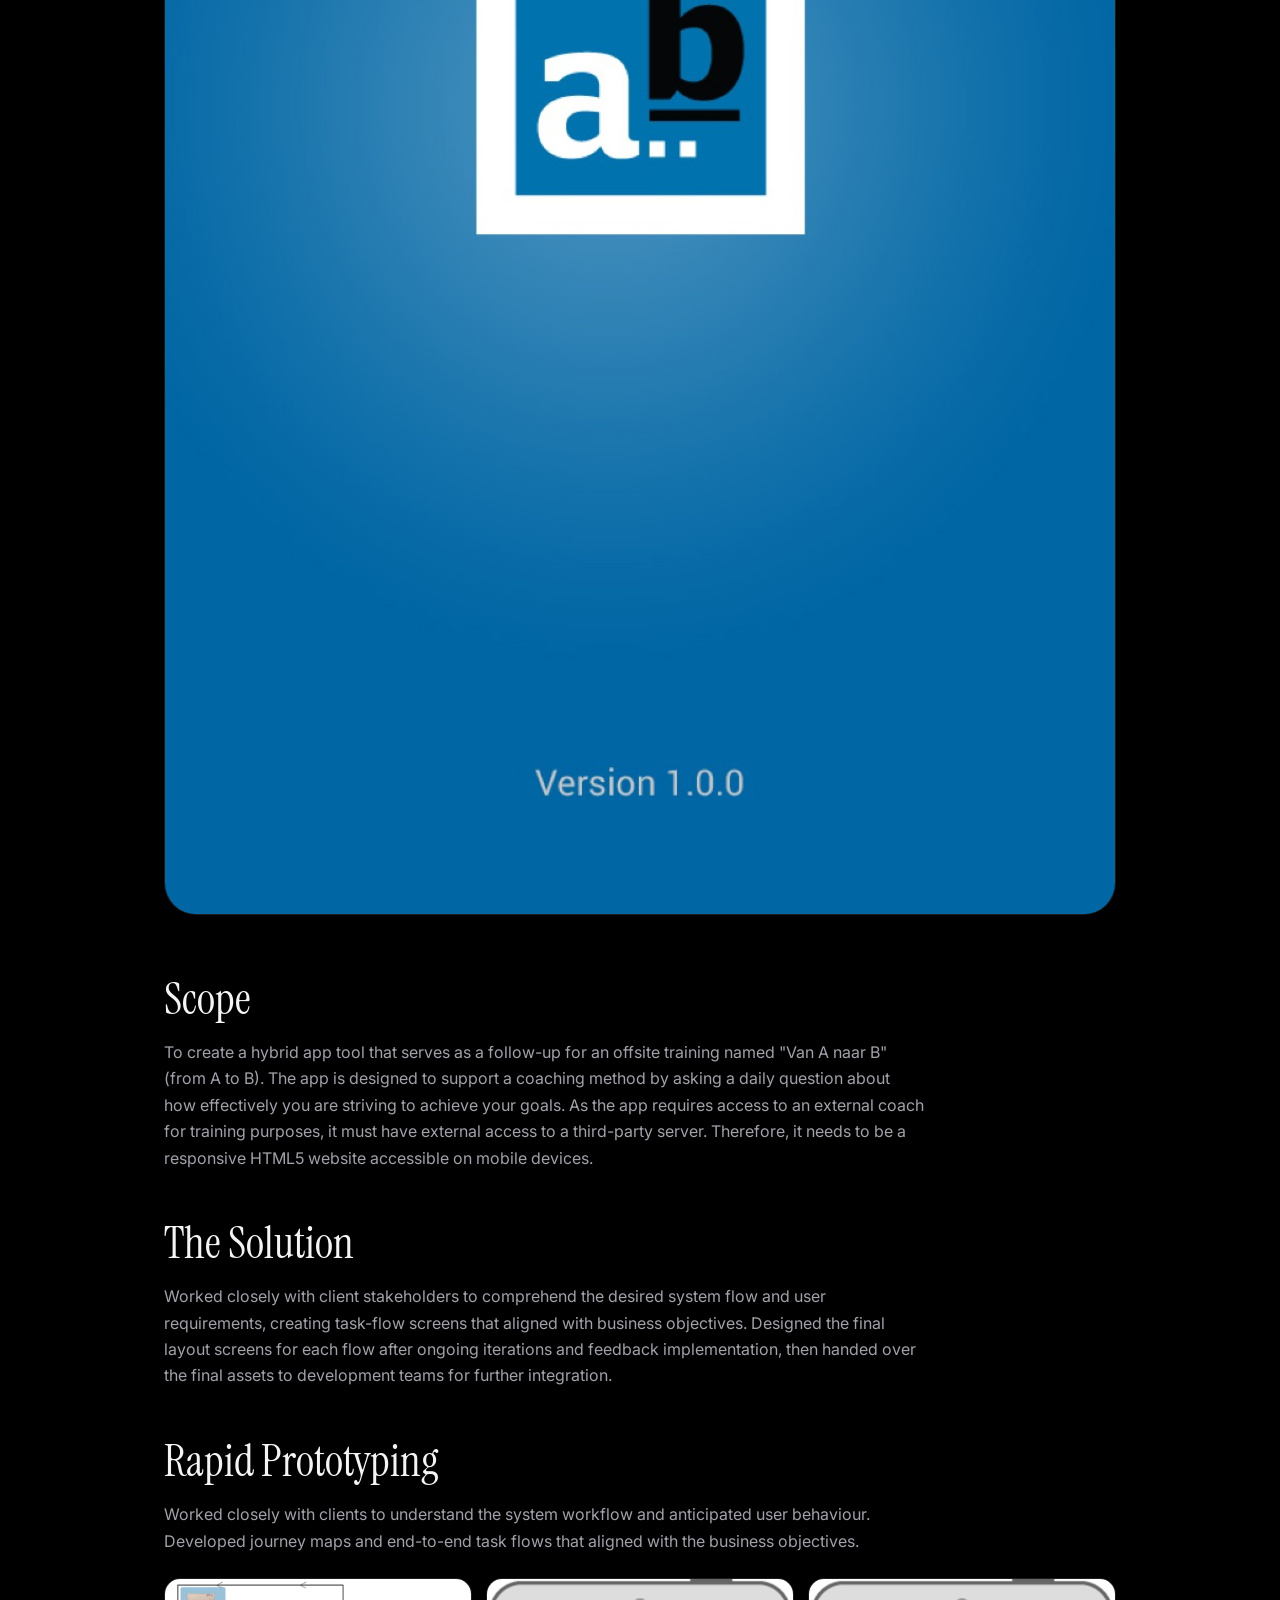
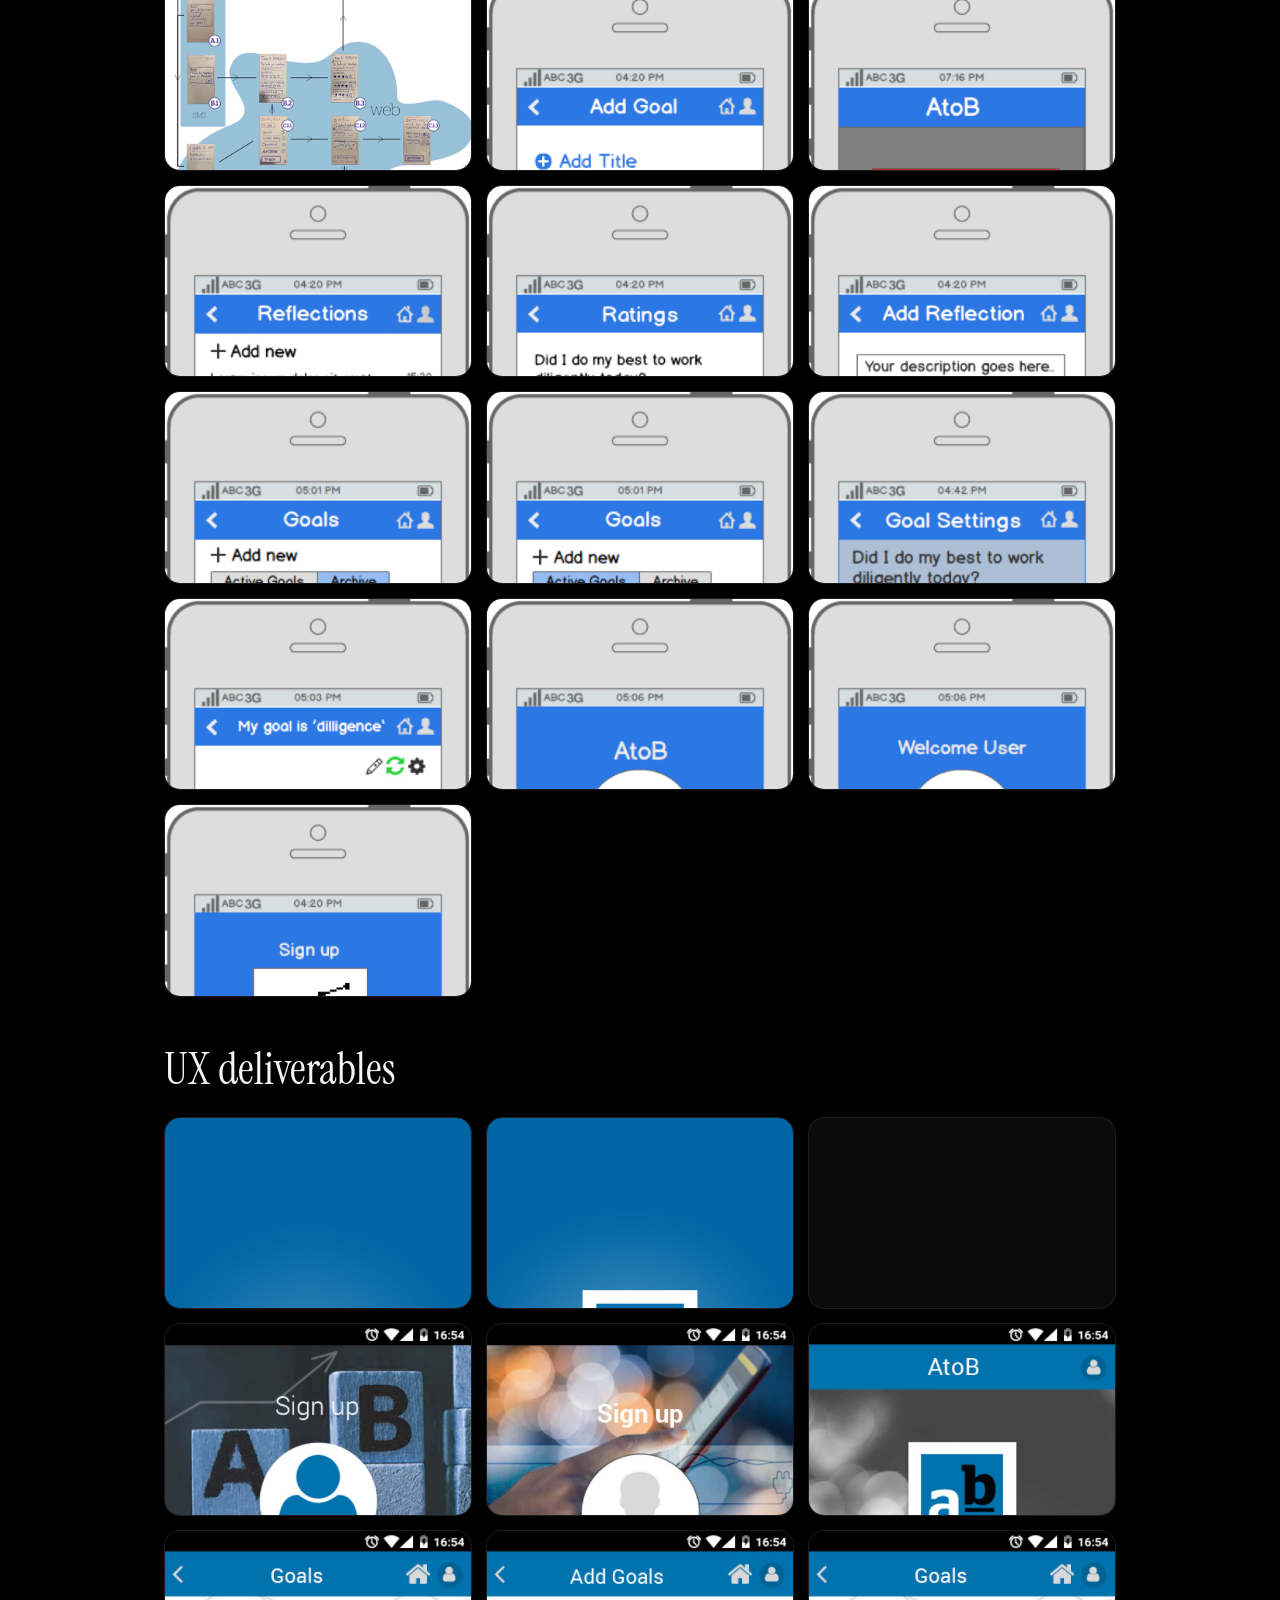
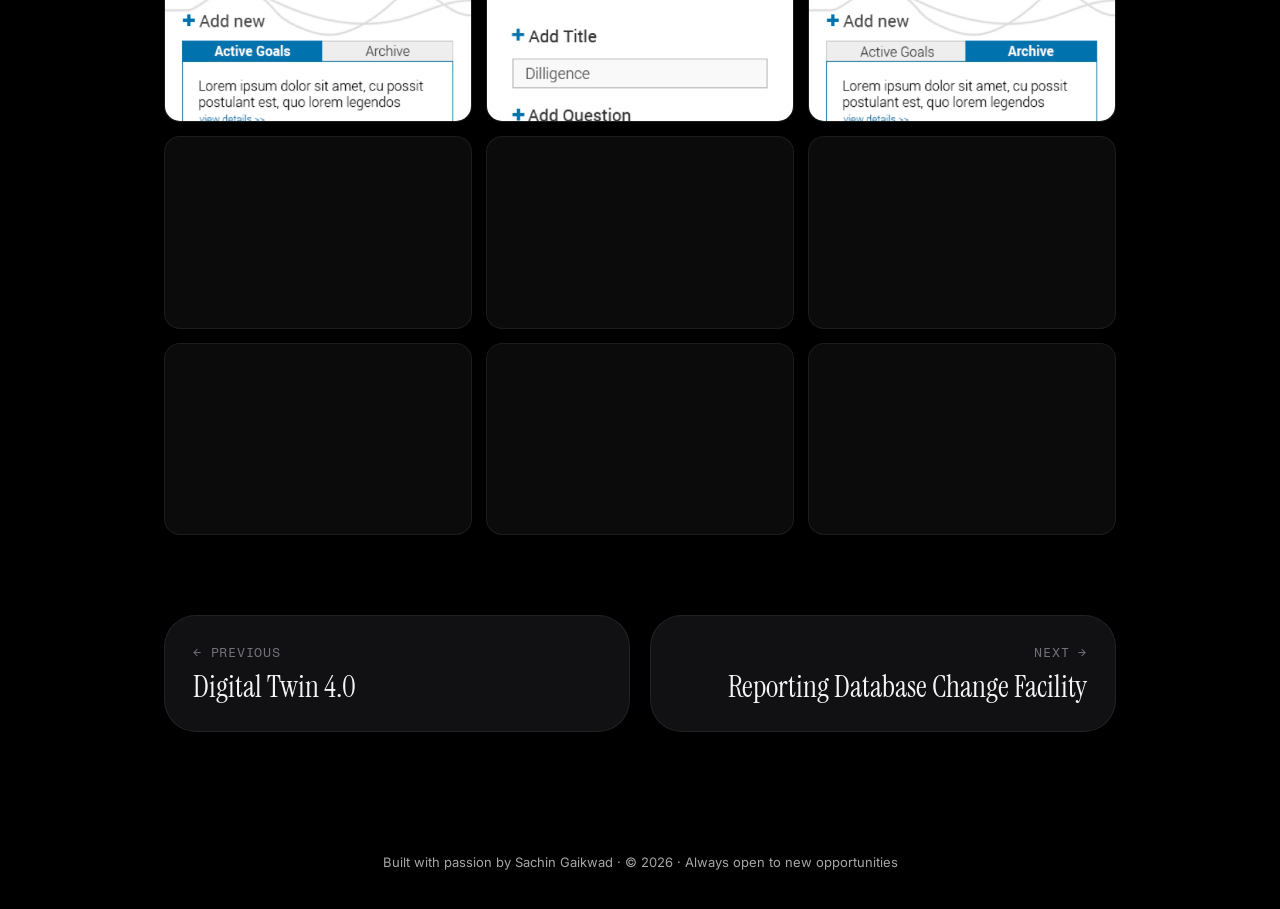
<file: work/a2b.html>
<!doctype html>
<html lang="en" class="no-js">
<head>
  <meta charset="utf-8">
  <meta name="viewport" content="width=device-width, initial-scale=1">
  <title>Van A naar B (from A to B) — Sachin Gaikwad</title>
  <meta name="description" content="Designed an offline training tool that helps people work on their personal goals.">
  <meta name="theme-color" content="#000000">
  <link rel="icon" href="../assets/img/favicon.png" type="image/png">
  <link rel="preconnect" href="https://fonts.googleapis.com">
  <link rel="preconnect" href="https://fonts.gstatic.com" crossorigin>
  <link href="https://fonts.googleapis.com/css2?family=Fragment+Mono&family=Instrument+Serif:ital@0;1&family=Inter:wght@400;500&display=swap" rel="stylesheet">
  <link rel="stylesheet" href="../assets/css/style.css">
</head>
<body>
<a class="skip" href="#main">Skip to content</a>
<nav class="nav" aria-label="Primary">
  <a class="nav__logo" href="../index.html" aria-label="Sachin Gaikwad, home">S</a>
  <span class="nav__sep" aria-hidden="true"></span>
  <a class="nav__link is-active" href="../index.html#work">Work</a>
  <a class="nav__link" href="../index.html#about">About</a>
  <a class="nav__link hide-sm" href="../index.html#faqs">FAQs</a>
  <a class="nav__link" href="../index.html#contact">Contact</a>
  <a class="nav__link" href="../assets/Sachin-Gaikwad-Resume.pdf" target="_blank" rel="noopener">Resume <span class="arrow">↗</span></a>
</nav>
<main id="main">
  <section class="cs-hero">
    <div class="wrap">
      <a class="cs-back" href="../index.html#work">← All work</a>
      <div class="eyebrow">Training tool</div>
      <h1>“Van A naar B” (from A to B)</h1>
      <p class="lead">Designed an offline training tool that helps people work on their personal goals.</p>
      <div class="cs-meta">
<div><b>Client</b>Atos</div>
<div><b>Role</b>Wireframe, Prototype, UX Design, Visual Design</div>
<div><b>Duration</b>1 month</div>
<div><b>Team</b>Client, PM, Business Stakeholders, Team of 5 including Mobile App developers</div>
<div><b>Tools</b>Balsamic, MS Office, Adobe Photoshop</div>
      </div>
    </div>
  </section>
  <section>
    <div class="wrap">
      <figure class="cs-cover reveal" style="margin:0"><img src="../assets/img/cs/8e13ba_97b1f3f7be6547089c21e3299d841fb1.jpg" alt="&quot;A2B - Van A naar B&quot; (from A to B)"></figure>
    </div>
  </section>
  <section class="cs-body">
    <div class="wrap cs-prose">
<h2>Scope</h2>
<p>To create a hybrid app tool that serves as a follow-up for an offsite training named &quot;Van A naar B&quot; (from A to B). The app is designed to support a coaching method by asking a daily question about how effectively you are striving to achieve your goals. As the app requires access to an external coach for training purposes, it must have external access to a third-party server. Therefore, it needs to be a responsive HTML5 website accessible on mobile devices.</p>
<h2>The Solution</h2>
<p>Worked closely with client stakeholders to comprehend the desired system flow and user requirements, creating task-flow screens that aligned with business objectives. Designed the final layout screens for each flow after ongoing iterations and feedback implementation, then handed over the final assets to development teams for further integration.</p>
<h2>Rapid Prototyping</h2>
<p>Worked closely with clients to understand the system workflow and anticipated user behaviour. Developed journey maps and end-to-end task flows that aligned with the business objectives.</p>
<div class="gallery">
<figure><button class="zoom" type="button" aria-label="Enlarge image"><img src="../assets/img/cs/8e13ba_1089638ee7d34b51917003e2b9b28d05.jpg" alt="" loading="lazy" decoding="async"></button></figure>
<figure><button class="zoom" type="button" aria-label="Enlarge image"><img src="../assets/img/cs/8e13ba_7494535d7cd14a3da969979c0034fc7b.png" alt="" loading="lazy" decoding="async"></button></figure>
<figure><button class="zoom" type="button" aria-label="Enlarge image"><img src="../assets/img/cs/8e13ba_b9a95a1f1d3f4f12a37d8ec52628da04.png" alt="" loading="lazy" decoding="async"></button></figure>
<figure><button class="zoom" type="button" aria-label="Enlarge image"><img src="../assets/img/cs/8e13ba_36b57cfc2d17450bbe887b98b587cdaa.jpg" alt="" loading="lazy" decoding="async"></button></figure>
<figure><button class="zoom" type="button" aria-label="Enlarge image"><img src="../assets/img/cs/8e13ba_cd1a3712157d4abb871501bc75d9d7e6.png" alt="" loading="lazy" decoding="async"></button></figure>
<figure><button class="zoom" type="button" aria-label="Enlarge image"><img src="../assets/img/cs/8e13ba_19390af42f244100b400d2147aceb80c.png" alt="" loading="lazy" decoding="async"></button></figure>
<figure><button class="zoom" type="button" aria-label="Enlarge image"><img src="../assets/img/cs/8e13ba_f5de31cb401b43168bce782776917683.jpg" alt="" loading="lazy" decoding="async"></button></figure>
<figure><button class="zoom" type="button" aria-label="Enlarge image"><img src="../assets/img/cs/8e13ba_0eb74ae1b8d24069875dc35d9f9d09c6.jpg" alt="" loading="lazy" decoding="async"></button></figure>
<figure><button class="zoom" type="button" aria-label="Enlarge image"><img src="../assets/img/cs/8e13ba_53a28b6f77c64365a4a48eb1426dc64a.jpg" alt="" loading="lazy" decoding="async"></button></figure>
<figure><button class="zoom" type="button" aria-label="Enlarge image"><img src="../assets/img/cs/8e13ba_47fd7419f77e4ef7b4abd344d83c7f5e.png" alt="" loading="lazy" decoding="async"></button></figure>
<figure><button class="zoom" type="button" aria-label="Enlarge image"><img src="../assets/img/cs/8e13ba_314b70b947f94c9aa86c71ab2960b0d2.png" alt="" loading="lazy" decoding="async"></button></figure>
<figure><button class="zoom" type="button" aria-label="Enlarge image"><img src="../assets/img/cs/8e13ba_ace3dfcc667b48f9876e301e290ef501.png" alt="" loading="lazy" decoding="async"></button></figure>
<figure><button class="zoom" type="button" aria-label="Enlarge image"><img src="../assets/img/cs/8e13ba_1fc1debe96534a68857bd221a08be262.png" alt="" loading="lazy" decoding="async"></button></figure>
</div>
<h2>UX deliverables</h2>
<div class="gallery">
<figure><button class="zoom" type="button" aria-label="Enlarge image"><img src="../assets/img/cs/8e13ba_97b1f3f7be6547089c21e3299d841fb1.jpg" alt="" loading="lazy" decoding="async" width="720" height="1280"></button></figure>
<figure><button class="zoom" type="button" aria-label="Enlarge image"><img src="../assets/img/cs/8e13ba_0622b4f975a74003bddb5e5d74d4702d.jpg" alt="" loading="lazy" decoding="async" width="640" height="960"></button></figure>
<figure><button class="zoom" type="button" aria-label="Enlarge image"><img src="../assets/img/cs/8e13ba_9bc365dbbe8644cd9e0cff437c98934b.png" alt="" loading="lazy" decoding="async" width="360" height="640"></button></figure>
<figure><button class="zoom" type="button" aria-label="Enlarge image"><img src="../assets/img/cs/8e13ba_ccfac3936c194ef18cb6242bf0e5539d.jpg" alt="" loading="lazy" decoding="async" width="360" height="640"></button></figure>
<figure><button class="zoom" type="button" aria-label="Enlarge image"><img src="../assets/img/cs/8e13ba_2b64ae8aef1c4f2cb9332cd374bd1656.jpg" alt="" loading="lazy" decoding="async" width="360" height="640"></button></figure>
<figure><button class="zoom" type="button" aria-label="Enlarge image"><img src="../assets/img/cs/8e13ba_d4a1323b90d84e6786d84bad9f93cb1c.jpg" alt="" loading="lazy" decoding="async" width="360" height="640"></button></figure>
<figure><button class="zoom" type="button" aria-label="Enlarge image"><img src="../assets/img/cs/8e13ba_fab5549b17aa4ca6a686664b826bbb5a.jpg" alt="" loading="lazy" decoding="async" width="360" height="640"></button></figure>
<figure><button class="zoom" type="button" aria-label="Enlarge image"><img src="../assets/img/cs/8e13ba_7a54511f15a042e887d4c7d43ce8b5cc.jpg" alt="" loading="lazy" decoding="async" width="360" height="640"></button></figure>
<figure><button class="zoom" type="button" aria-label="Enlarge image"><img src="../assets/img/cs/8e13ba_ff33aae06e824e10b68a040418ca0174.jpg" alt="" loading="lazy" decoding="async" width="360" height="640"></button></figure>
<figure><button class="zoom" type="button" aria-label="Enlarge image"><img src="../assets/img/cs/8e13ba_d87cf4bc1d38468ba8fc1e04242fe63b.jpg" alt="" loading="lazy" decoding="async" width="360" height="640"></button></figure>
<figure><button class="zoom" type="button" aria-label="Enlarge image"><img src="../assets/img/cs/8e13ba_f8ffde515e6e4ed19c9ebd6f00b15f06.jpg" alt="" loading="lazy" decoding="async" width="360" height="640"></button></figure>
<figure><button class="zoom" type="button" aria-label="Enlarge image"><img src="../assets/img/cs/8e13ba_921aa4c1312f4f97839198d071fda6de.png" alt="" loading="lazy" decoding="async" width="360" height="640"></button></figure>
<figure><button class="zoom" type="button" aria-label="Enlarge image"><img src="../assets/img/cs/8e13ba_f0a4d5ebc69f413599ad160874adaa7c.jpg" alt="" loading="lazy" decoding="async" width="360" height="640"></button></figure>
<figure><button class="zoom" type="button" aria-label="Enlarge image"><img src="../assets/img/cs/8e13ba_9ac9fb16bea64f248e0aba0476edd928.jpg" alt="" loading="lazy" decoding="async" width="360" height="640"></button></figure>
<figure><button class="zoom" type="button" aria-label="Enlarge image"><img src="../assets/img/cs/8e13ba_048d1a8e45fe4dcab1061124a8a773f9.jpg" alt="" loading="lazy" decoding="async" width="360" height="640"></button></figure>
</div>
    </div>
    <div class="wrap">
      <div class="cs-next">
        <a class="card" href="digital-twin-4-0.html"><div class="eyebrow">← Previous</div><h3>Digital Twin 4.0</h3></a>
        <a class="card" href="aam-rdcf.html"><div class="eyebrow">Next →</div><h3>Reporting Database Change Facility</h3></a>
      </div>
    </div>
  </section>
  <footer class="footer">
    <div>Built with passion by Sachin Gaikwad · © <span data-year>2026</span> · Always open to new opportunities</div>
  </footer>
</main>

<dialog class="lightbox" aria-label="Image viewer">
  <button class="lightbox__close" type="button" aria-label="Close">×</button>
  <button class="lightbox__nav lightbox__prev" type="button" aria-label="Previous image">‹</button>
  <img alt="">
  <button class="lightbox__nav lightbox__next" type="button" aria-label="Next image">›</button>
  <div class="lightbox__count" aria-live="polite"></div>
</dialog>
<script src="../assets/js/main.js"></script>
</body>
</html>
</file>
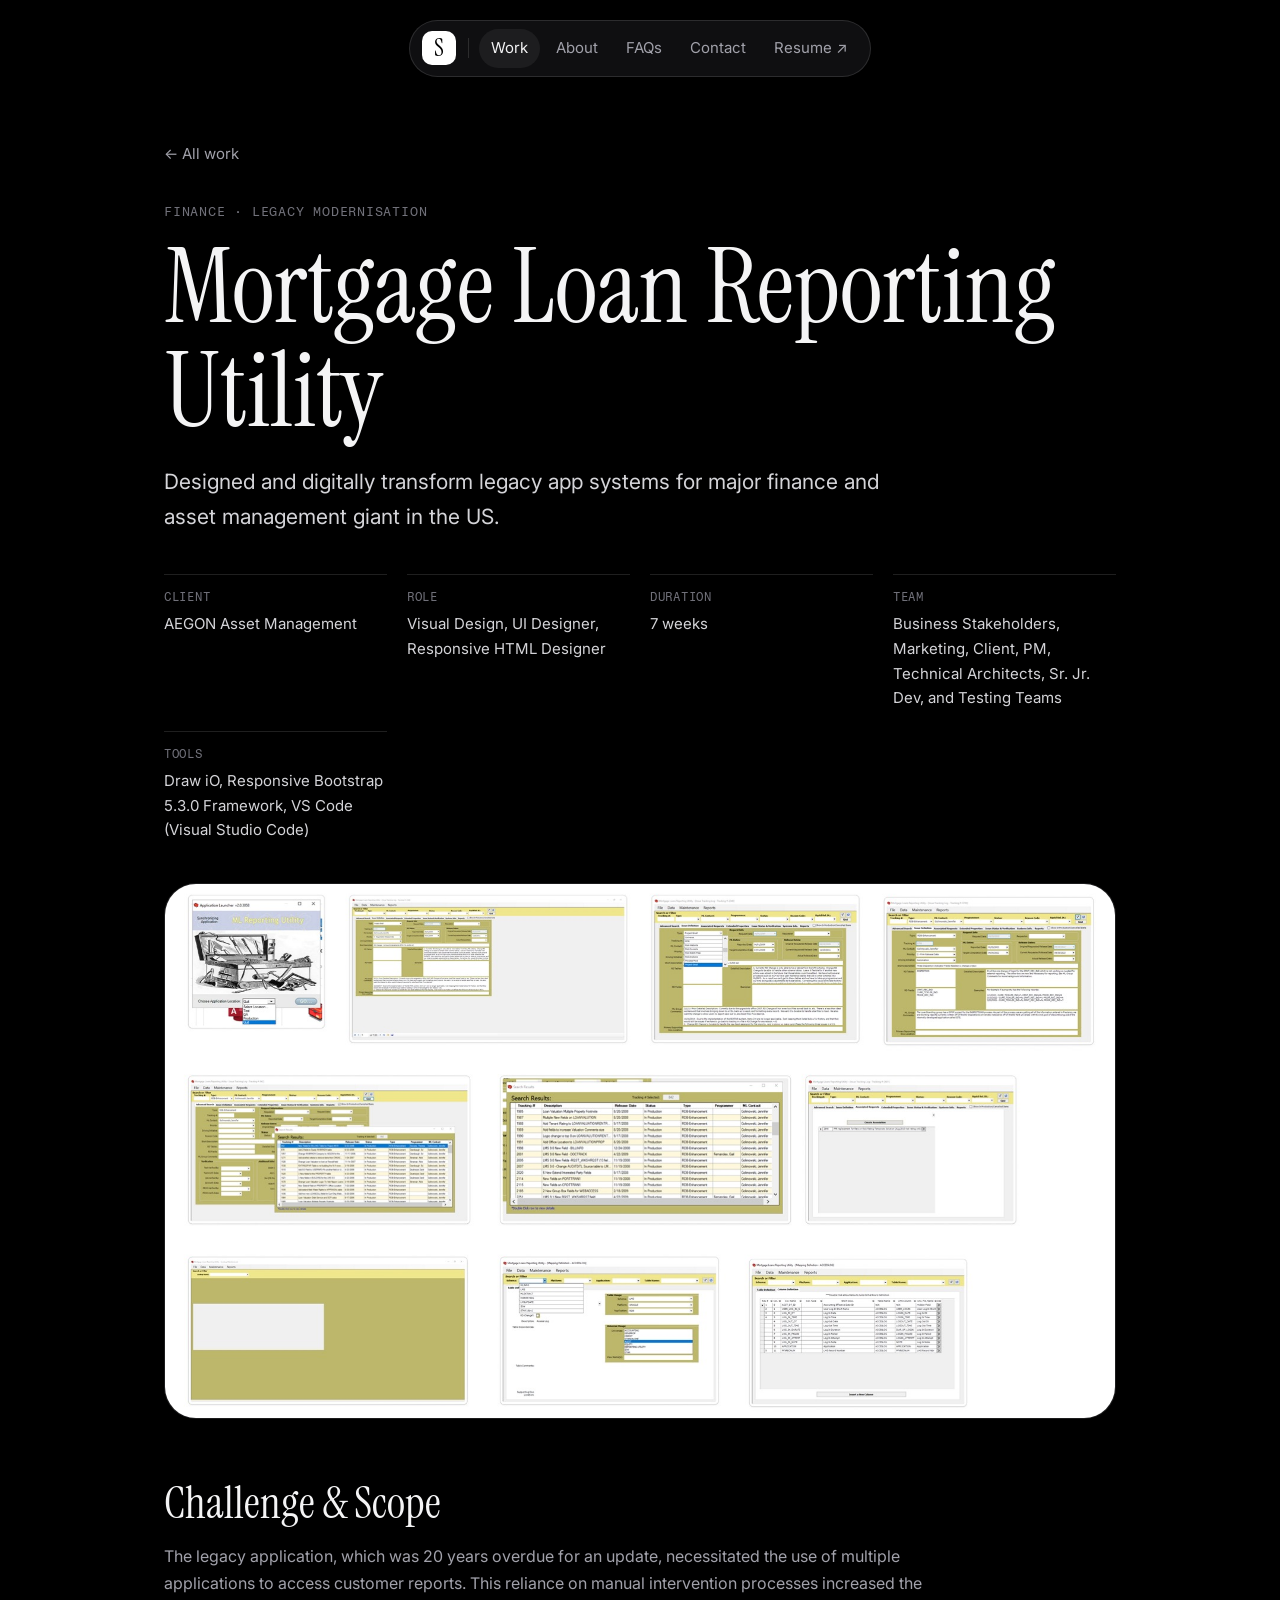
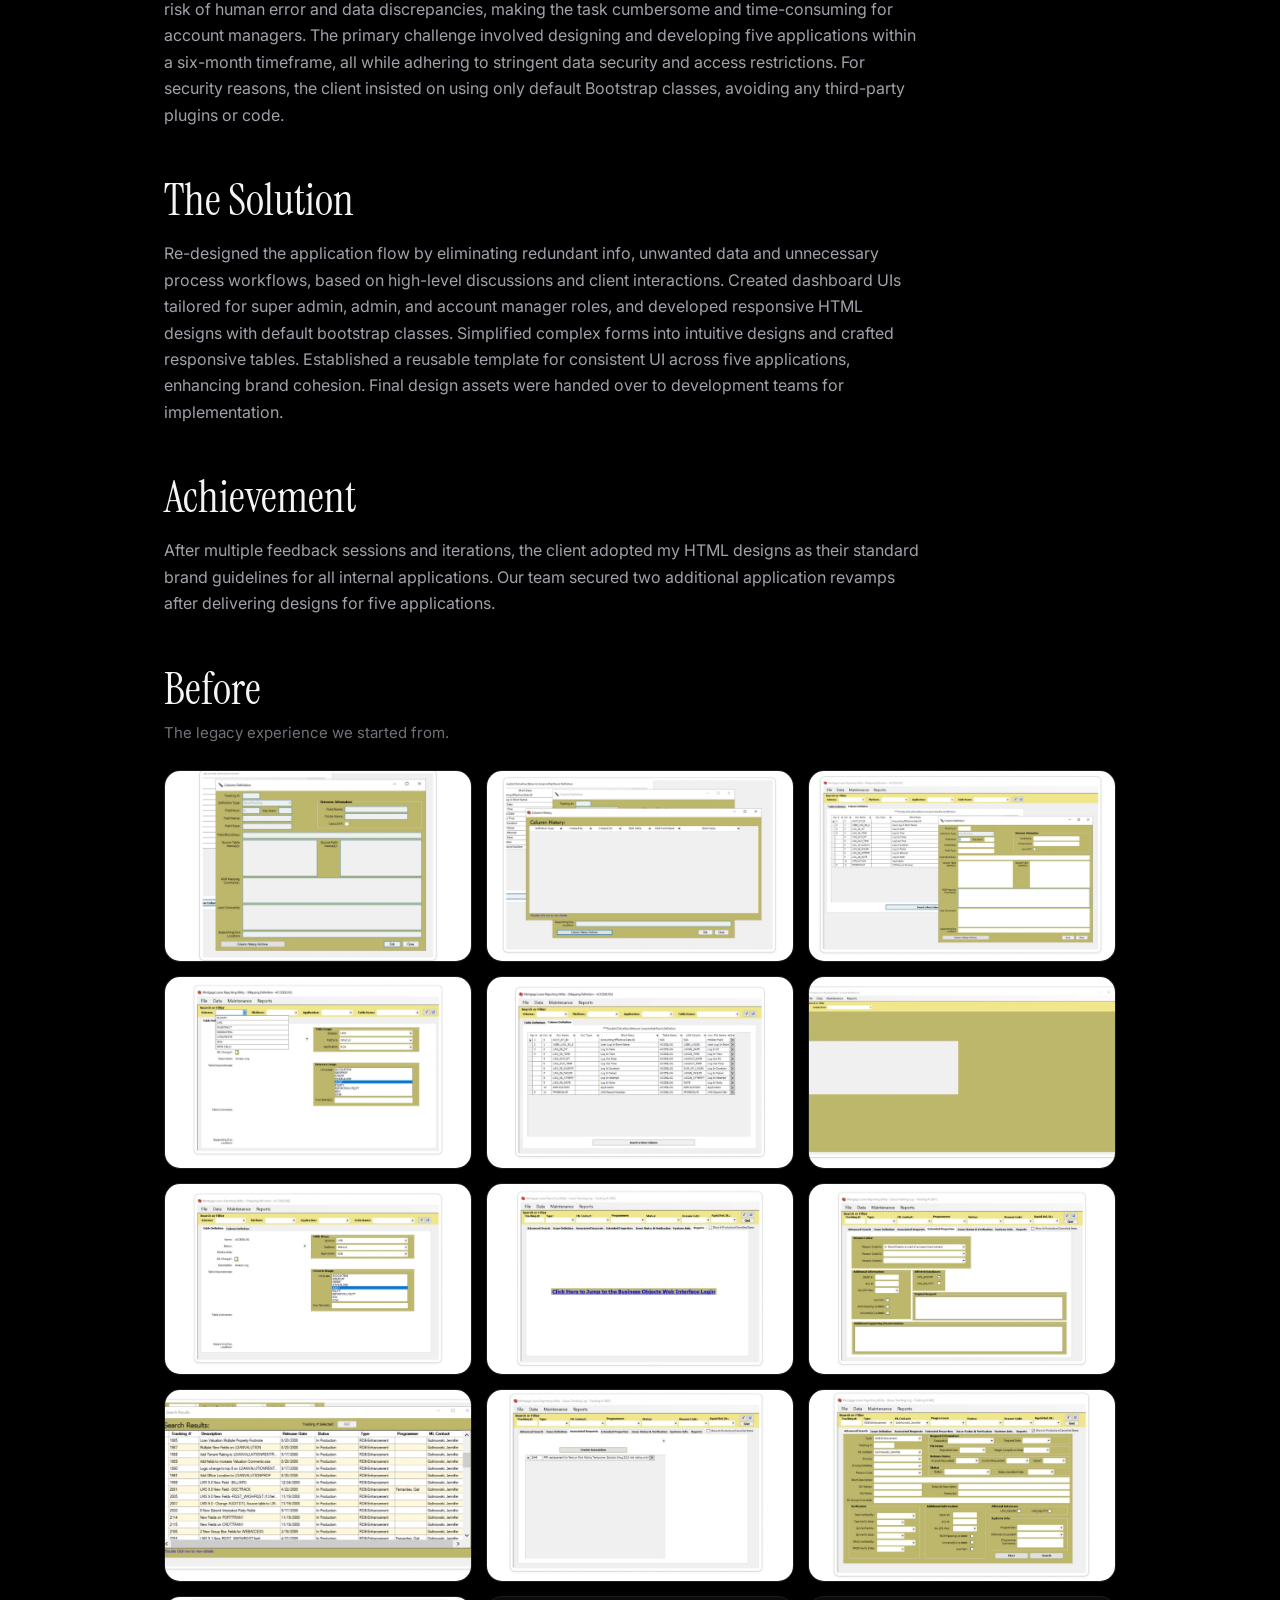
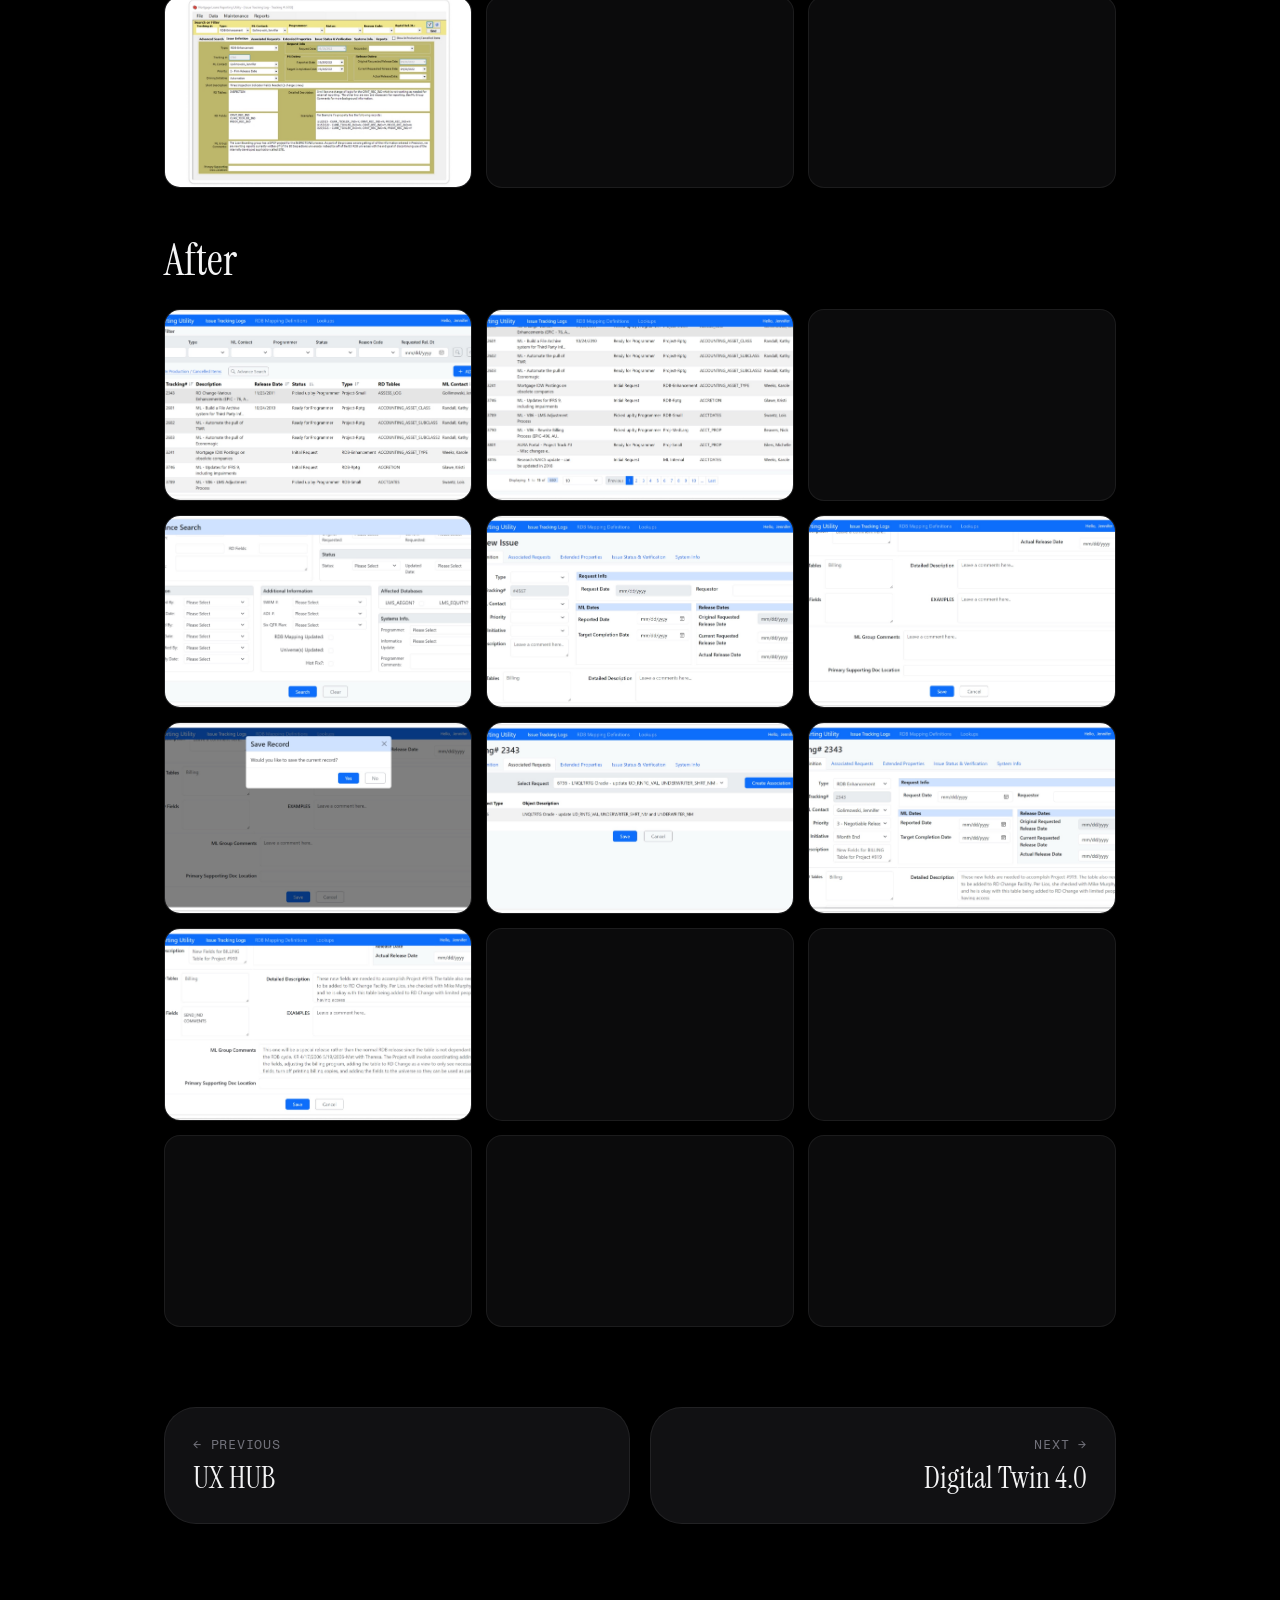
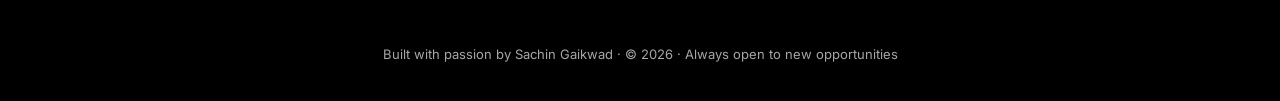
<file: work/aam-mlru.html>
<!doctype html>
<html lang="en" class="no-js">
<head>
  <meta charset="utf-8">
  <meta name="viewport" content="width=device-width, initial-scale=1">
  <title>Mortgage Loan Reporting Utility — Sachin Gaikwad</title>
  <meta name="description" content="Designed and digitally transform legacy app systems for major finance and asset management giant in the US.">
  <meta name="theme-color" content="#000000">
  <link rel="icon" href="../assets/img/favicon.png" type="image/png">
  <link rel="preconnect" href="https://fonts.googleapis.com">
  <link rel="preconnect" href="https://fonts.gstatic.com" crossorigin>
  <link href="https://fonts.googleapis.com/css2?family=Fragment+Mono&family=Instrument+Serif:ital@0;1&family=Inter:wght@400;500&display=swap" rel="stylesheet">
  <link rel="stylesheet" href="../assets/css/style.css">
</head>
<body>
<a class="skip" href="#main">Skip to content</a>
<nav class="nav" aria-label="Primary">
  <a class="nav__logo" href="../index.html" aria-label="Sachin Gaikwad, home">S</a>
  <span class="nav__sep" aria-hidden="true"></span>
  <a class="nav__link is-active" href="../index.html#work">Work</a>
  <a class="nav__link" href="../index.html#about">About</a>
  <a class="nav__link hide-sm" href="../index.html#faqs">FAQs</a>
  <a class="nav__link" href="../index.html#contact">Contact</a>
  <a class="nav__link" href="../assets/Sachin-Gaikwad-Resume.pdf" target="_blank" rel="noopener">Resume <span class="arrow">↗</span></a>
</nav>
<main id="main">
  <section class="cs-hero">
    <div class="wrap">
      <a class="cs-back" href="../index.html#work">← All work</a>
      <div class="eyebrow">Finance · Legacy modernisation</div>
      <h1>Mortgage Loan Reporting Utility</h1>
      <p class="lead">Designed and digitally transform legacy app systems for major finance and asset management giant in the US.</p>
      <div class="cs-meta">
<div><b>Client</b>AEGON Asset Management</div>
<div><b>Role</b>Visual Design, UI Designer, Responsive HTML Designer</div>
<div><b>Duration</b>7 weeks</div>
<div><b>Team</b>Business Stakeholders, Marketing, Client, PM, Technical Architects, Sr. Jr. Dev, and Testing Teams</div>
<div><b>Tools</b>Draw iO, Responsive Bootstrap 5.3.0 Framework, VS Code (Visual Studio Code)</div>
      </div>
    </div>
  </section>
  <section>
    <div class="wrap">
      <figure class="cs-cover reveal" style="margin:0"><img src="../assets/img/cs/8e13ba_6a641713a6914051a0945652598c11a4.jpg" alt="MLRU - Mortgage Loan Reporting Utility"></figure>
    </div>
  </section>
  <section class="cs-body">
    <div class="wrap cs-prose">
<h2>Challenge &amp; Scope</h2>
<p>The legacy application, which was 20 years overdue for an update, necessitated the use of multiple applications to access customer reports. This reliance on manual intervention processes increased the risk of human error and data discrepancies, making the task cumbersome and time-consuming for account managers. The primary challenge involved designing and developing five applications within a six-month timeframe, all while adhering to stringent data security and access restrictions. For security reasons, the client insisted on using only default Bootstrap classes, avoiding any third-party plugins or code.</p>
<h2>The Solution</h2>
<p>Re-designed the application flow by eliminating redundant info, unwanted data and unnecessary process workflows, based on high-level discussions and client interactions. Created dashboard UIs tailored for super admin, admin, and account manager roles, and developed responsive HTML designs with default bootstrap classes. Simplified complex forms into intuitive designs and crafted responsive tables. Established a reusable template for consistent UI across five applications, enhancing brand cohesion. Final design assets were handed over to development teams for implementation.</p>
<h2>Achievement</h2>
<p>After multiple feedback sessions and iterations, the client adopted my HTML designs as their standard brand guidelines for all internal applications. Our team secured two additional application revamps after delivering designs for five applications.</p>
<h2>Before</h2>
<p class="muted">The legacy experience we started from.</p>
<div class="gallery">
<figure><button class="zoom" type="button" aria-label="Enlarge image"><img src="../assets/img/cs/8e13ba_f4145825bcc54b0999cd29b75167a95c.jpg" alt="" loading="lazy" decoding="async" width="882" height="496"></button></figure>
<figure><button class="zoom" type="button" aria-label="Enlarge image"><img src="../assets/img/cs/8e13ba_d5e8eab95baf45b29ebf94e126fdaf33.jpg" alt="" loading="lazy" decoding="async" width="962" height="541"></button></figure>
<figure><button class="zoom" type="button" aria-label="Enlarge image"><img src="../assets/img/cs/8e13ba_94f1302842ac47ddbf4129182cba5e19.jpg" alt="" loading="lazy" decoding="async" width="955" height="537"></button></figure>
<figure><button class="zoom" type="button" aria-label="Enlarge image"><img src="../assets/img/cs/8e13ba_5705021e15a34abdaeb18a8c38d836d1.jpg" alt="" loading="lazy" decoding="async" width="1002" height="564"></button></figure>
<figure><button class="zoom" type="button" aria-label="Enlarge image"><img src="../assets/img/cs/8e13ba_a0bb8ec1a24f4504b2d299001e4fbf43.jpg" alt="" loading="lazy" decoding="async" width="998" height="561"></button></figure>
<figure><button class="zoom" type="button" aria-label="Enlarge image"><img src="../assets/img/cs/8e13ba_28e95004a87548eba72267d35671ea31.jpg" alt="" loading="lazy" decoding="async" width="990" height="557"></button></figure>
<figure><button class="zoom" type="button" aria-label="Enlarge image"><img src="../assets/img/cs/8e13ba_576cbe07bb1c45b8a4871145f1f2e20d.jpg" alt="" loading="lazy" decoding="async" width="995" height="560"></button></figure>
<figure><button class="zoom" type="button" aria-label="Enlarge image"><img src="../assets/img/cs/8e13ba_2e60596b6a1249b1b8fd1bb2136ea6b6.jpg" alt="" loading="lazy" decoding="async" width="966" height="544"></button></figure>
<figure><button class="zoom" type="button" aria-label="Enlarge image"><img src="../assets/img/cs/8e13ba_0ea16e4257364a6dbc4cc42d5a596c67.jpg" alt="" loading="lazy" decoding="async" width="978" height="550"></button></figure>
<figure><button class="zoom" type="button" aria-label="Enlarge image"><img src="../assets/img/cs/8e13ba_0fdbfded1df64c4aa5c5099b7046dd78.jpg" alt="" loading="lazy" decoding="async" width="996" height="560"></button></figure>
<figure><button class="zoom" type="button" aria-label="Enlarge image"><img src="../assets/img/cs/8e13ba_3e4ebad57a7747a280bd90146076e47d.jpg" alt="" loading="lazy" decoding="async" width="952" height="535"></button></figure>
<figure><button class="zoom" type="button" aria-label="Enlarge image"><img src="../assets/img/cs/8e13ba_e09f86a8c44946e9b794b4ef402fde32.jpg" alt="" loading="lazy" decoding="async" width="922" height="519"></button></figure>
<figure><button class="zoom" type="button" aria-label="Enlarge image"><img src="../assets/img/cs/8e13ba_dfa3cdaf8d5a4e0ea95069af1c3dcaad.jpg" alt="" loading="lazy" decoding="async" width="914" height="516"></button></figure>
<figure><button class="zoom" type="button" aria-label="Enlarge image"><img src="../assets/img/cs/8e13ba_cfc98c8df7b2417bb43edf2e275ce24c.jpg" alt="" loading="lazy" decoding="async" width="963" height="542"></button></figure>
<figure><button class="zoom" type="button" aria-label="Enlarge image"><img src="../assets/img/cs/8e13ba_0348b93af02c4474829f6c53ac69961d.jpg" alt="" loading="lazy" decoding="async" width="1450" height="816"></button></figure>
</div>
<h2>After</h2>
<div class="gallery">
<figure><button class="zoom" type="button" aria-label="Enlarge image"><img src="../assets/img/cs/8e13ba_5c6f8f4e4b3342069a8973f42a2af689.jpg" alt="" loading="lazy" decoding="async" width="1898" height="974"></button></figure>
<figure><button class="zoom" type="button" aria-label="Enlarge image"><img src="../assets/img/cs/8e13ba_717de22b2a9f41ad828e0da9697be319.jpg" alt="" loading="lazy" decoding="async" width="1905" height="973"></button></figure>
<figure><button class="zoom" type="button" aria-label="Enlarge image"><img src="../assets/img/cs/8e13ba_f707f8fe3bea4860aadb35fb9494aca6.jpg" alt="" loading="lazy" decoding="async" width="1910" height="974"></button></figure>
<figure><button class="zoom" type="button" aria-label="Enlarge image"><img src="../assets/img/cs/8e13ba_a6bf97e0984143d0b34c090ee004c934.jpg" alt="" loading="lazy" decoding="async" width="1907" height="967"></button></figure>
<figure><button class="zoom" type="button" aria-label="Enlarge image"><img src="../assets/img/cs/8e13ba_2b943a2ab269442ea2253a8cf3d5bfc9.jpg" alt="" loading="lazy" decoding="async" width="1905" height="972"></button></figure>
<figure><button class="zoom" type="button" aria-label="Enlarge image"><img src="../assets/img/cs/8e13ba_9481f414cc1c4faba7932424cb69d511.jpg" alt="" loading="lazy" decoding="async" width="1904" height="971"></button></figure>
<figure><button class="zoom" type="button" aria-label="Enlarge image"><img src="../assets/img/cs/8e13ba_9611932e2ac6402284ad9c36eede5bf3.jpg" alt="" loading="lazy" decoding="async" width="1904" height="980"></button></figure>
<figure><button class="zoom" type="button" aria-label="Enlarge image"><img src="../assets/img/cs/8e13ba_f7f50bd0625742aaaedad2488e2a8818.jpg" alt="" loading="lazy" decoding="async" width="1904" height="973"></button></figure>
<figure><button class="zoom" type="button" aria-label="Enlarge image"><img src="../assets/img/cs/8e13ba_9c9f85e7e97246bf9a443e1c27ea897e.jpg" alt="" loading="lazy" decoding="async" width="1901" height="980"></button></figure>
<figure><button class="zoom" type="button" aria-label="Enlarge image"><img src="../assets/img/cs/8e13ba_c98c5989d56541a2aa0b3fe12410a5a0.jpg" alt="" loading="lazy" decoding="async" width="1910" height="978"></button></figure>
<figure><button class="zoom" type="button" aria-label="Enlarge image"><img src="../assets/img/cs/8e13ba_ade1e7b6f010460ea72a1908e1abcf05.jpg" alt="" loading="lazy" decoding="async" width="1909" height="1098"></button></figure>
<figure><button class="zoom" type="button" aria-label="Enlarge image"><img src="../assets/img/cs/8e13ba_9ebc4105638d446eb3a0391fca8a0a84.jpg" alt="" loading="lazy" decoding="async" width="1908" height="1073"></button></figure>
<figure><button class="zoom" type="button" aria-label="Enlarge image"><img src="../assets/img/cs/8e13ba_0a55f685a5f948d199d620f30bc7103e.jpg" alt="" loading="lazy" decoding="async" width="1904" height="1071"></button></figure>
<figure><button class="zoom" type="button" aria-label="Enlarge image"><img src="../assets/img/cs/8e13ba_a649a6f22f164cab9e1ef38a4f89c02e.jpg" alt="" loading="lazy" decoding="async" width="1900" height="1069"></button></figure>
<figure><button class="zoom" type="button" aria-label="Enlarge image"><img src="../assets/img/cs/8e13ba_5a2b3c70e43c4f5990cb15f3a64535a1.jpg" alt="" loading="lazy" decoding="async" width="1905" height="1072"></button></figure>
</div>
    </div>
    <div class="wrap">
      <div class="cs-next">
        <a class="card" href="ux-hub.html"><div class="eyebrow">← Previous</div><h3>UX HUB</h3></a>
        <a class="card" href="digital-twin-4-0.html"><div class="eyebrow">Next →</div><h3>Digital Twin 4.0</h3></a>
      </div>
    </div>
  </section>
  <footer class="footer">
    <div>Built with passion by Sachin Gaikwad · © <span data-year>2026</span> · Always open to new opportunities</div>
  </footer>
</main>

<dialog class="lightbox" aria-label="Image viewer">
  <button class="lightbox__close" type="button" aria-label="Close">×</button>
  <button class="lightbox__nav lightbox__prev" type="button" aria-label="Previous image">‹</button>
  <img alt="">
  <button class="lightbox__nav lightbox__next" type="button" aria-label="Next image">›</button>
  <div class="lightbox__count" aria-live="polite"></div>
</dialog>
<script src="../assets/js/main.js"></script>
</body>
</html>
</file>
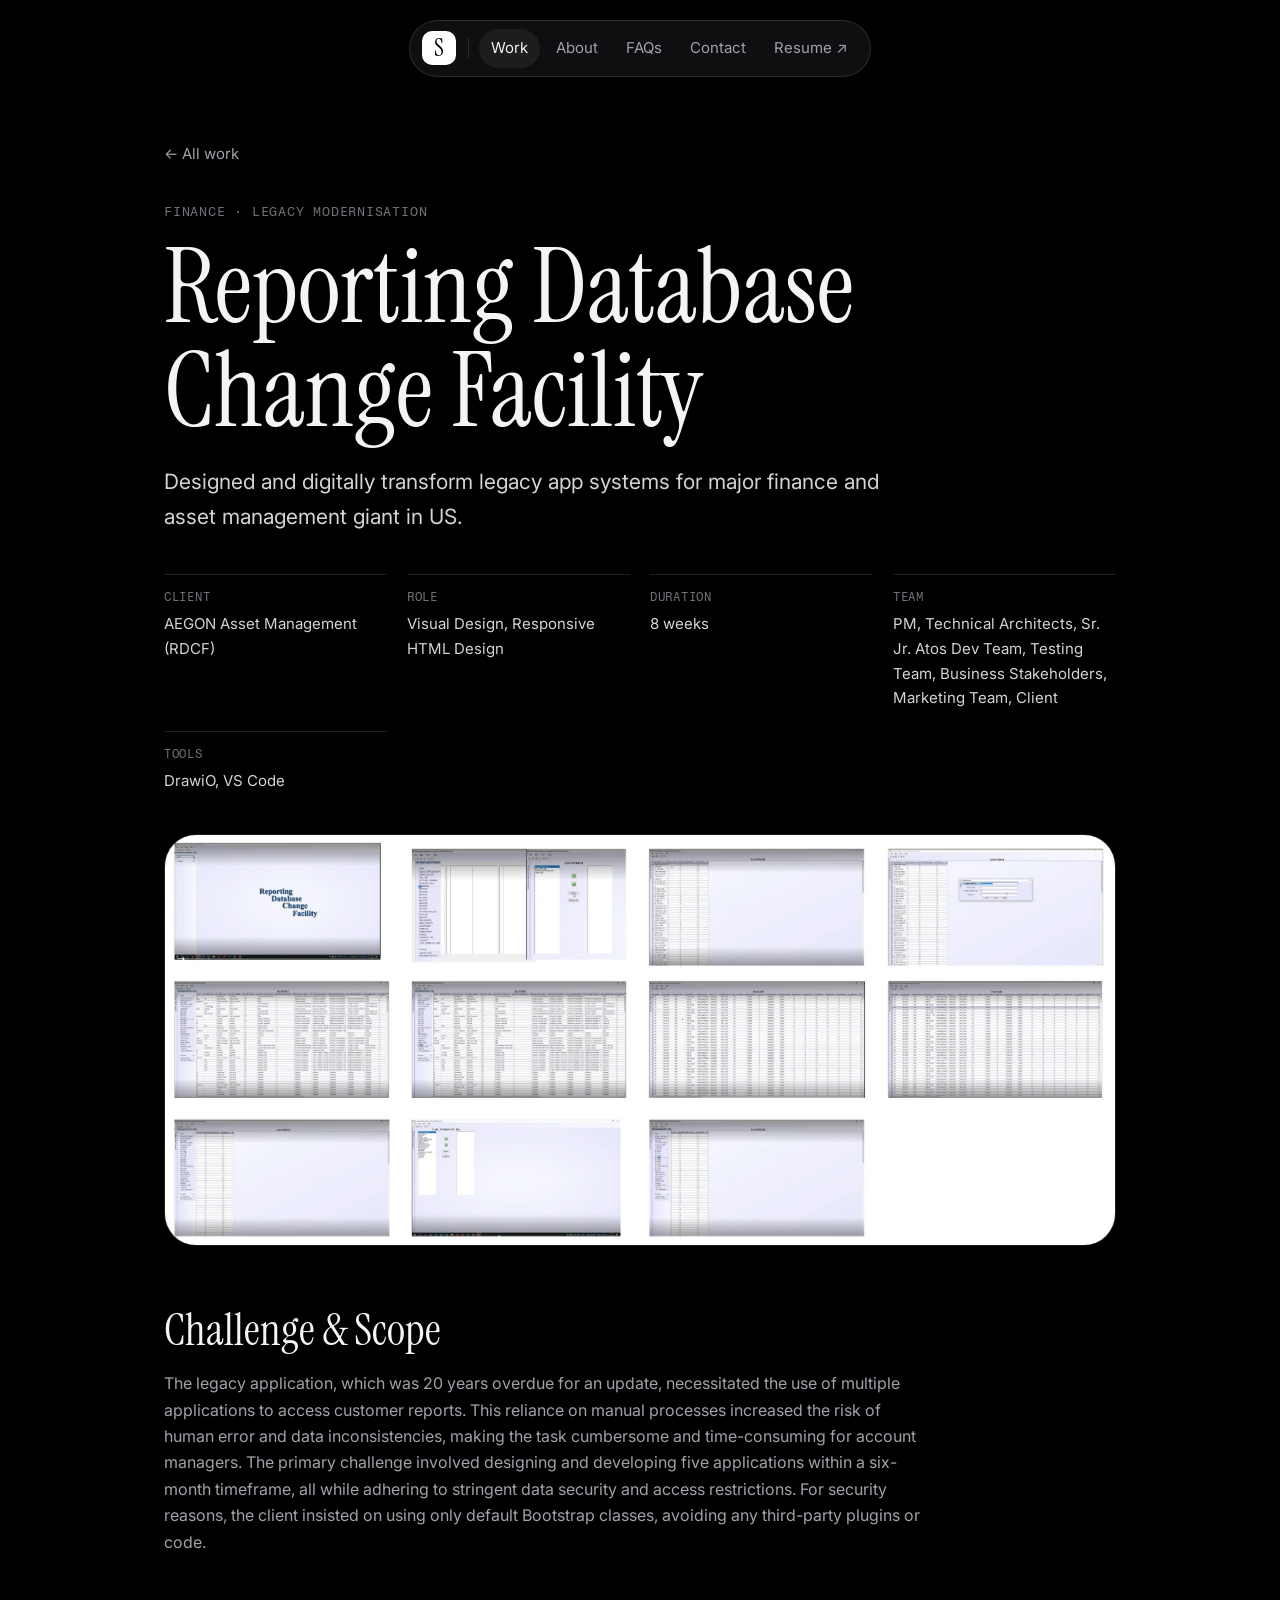
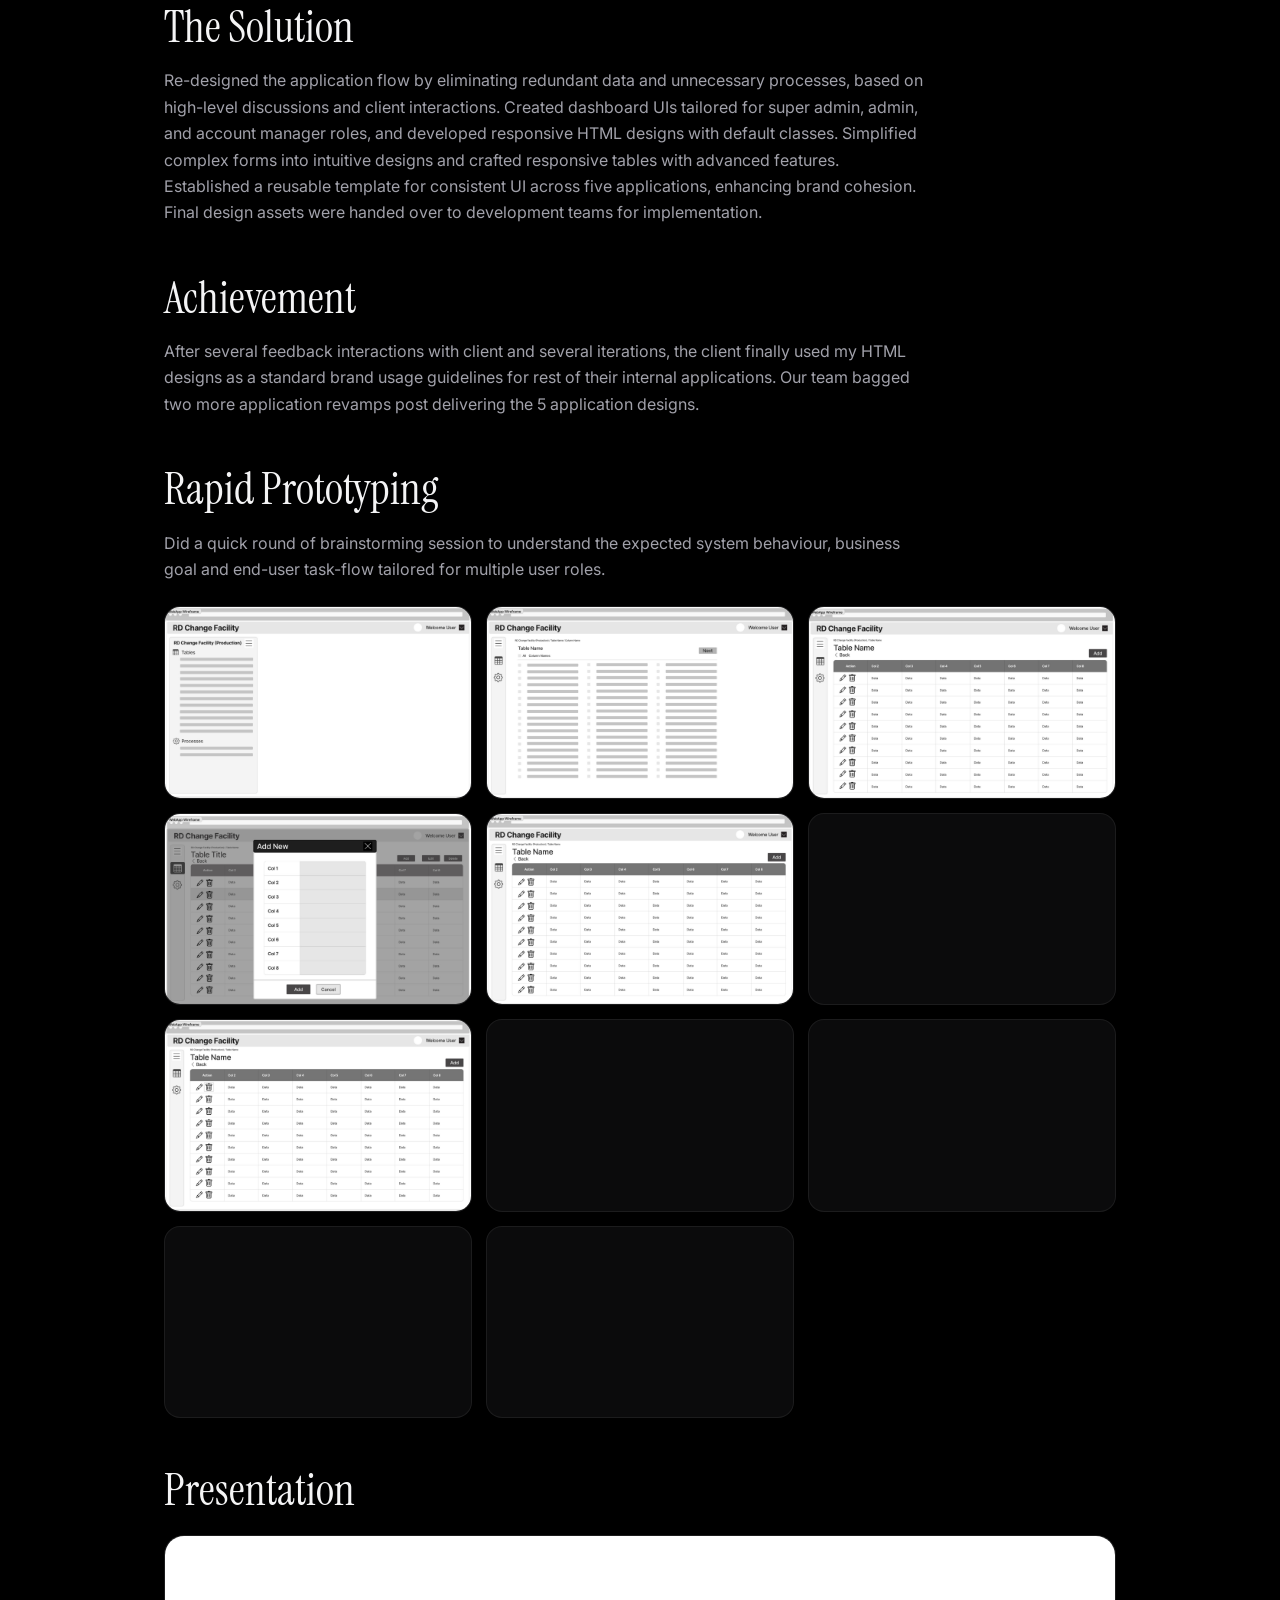
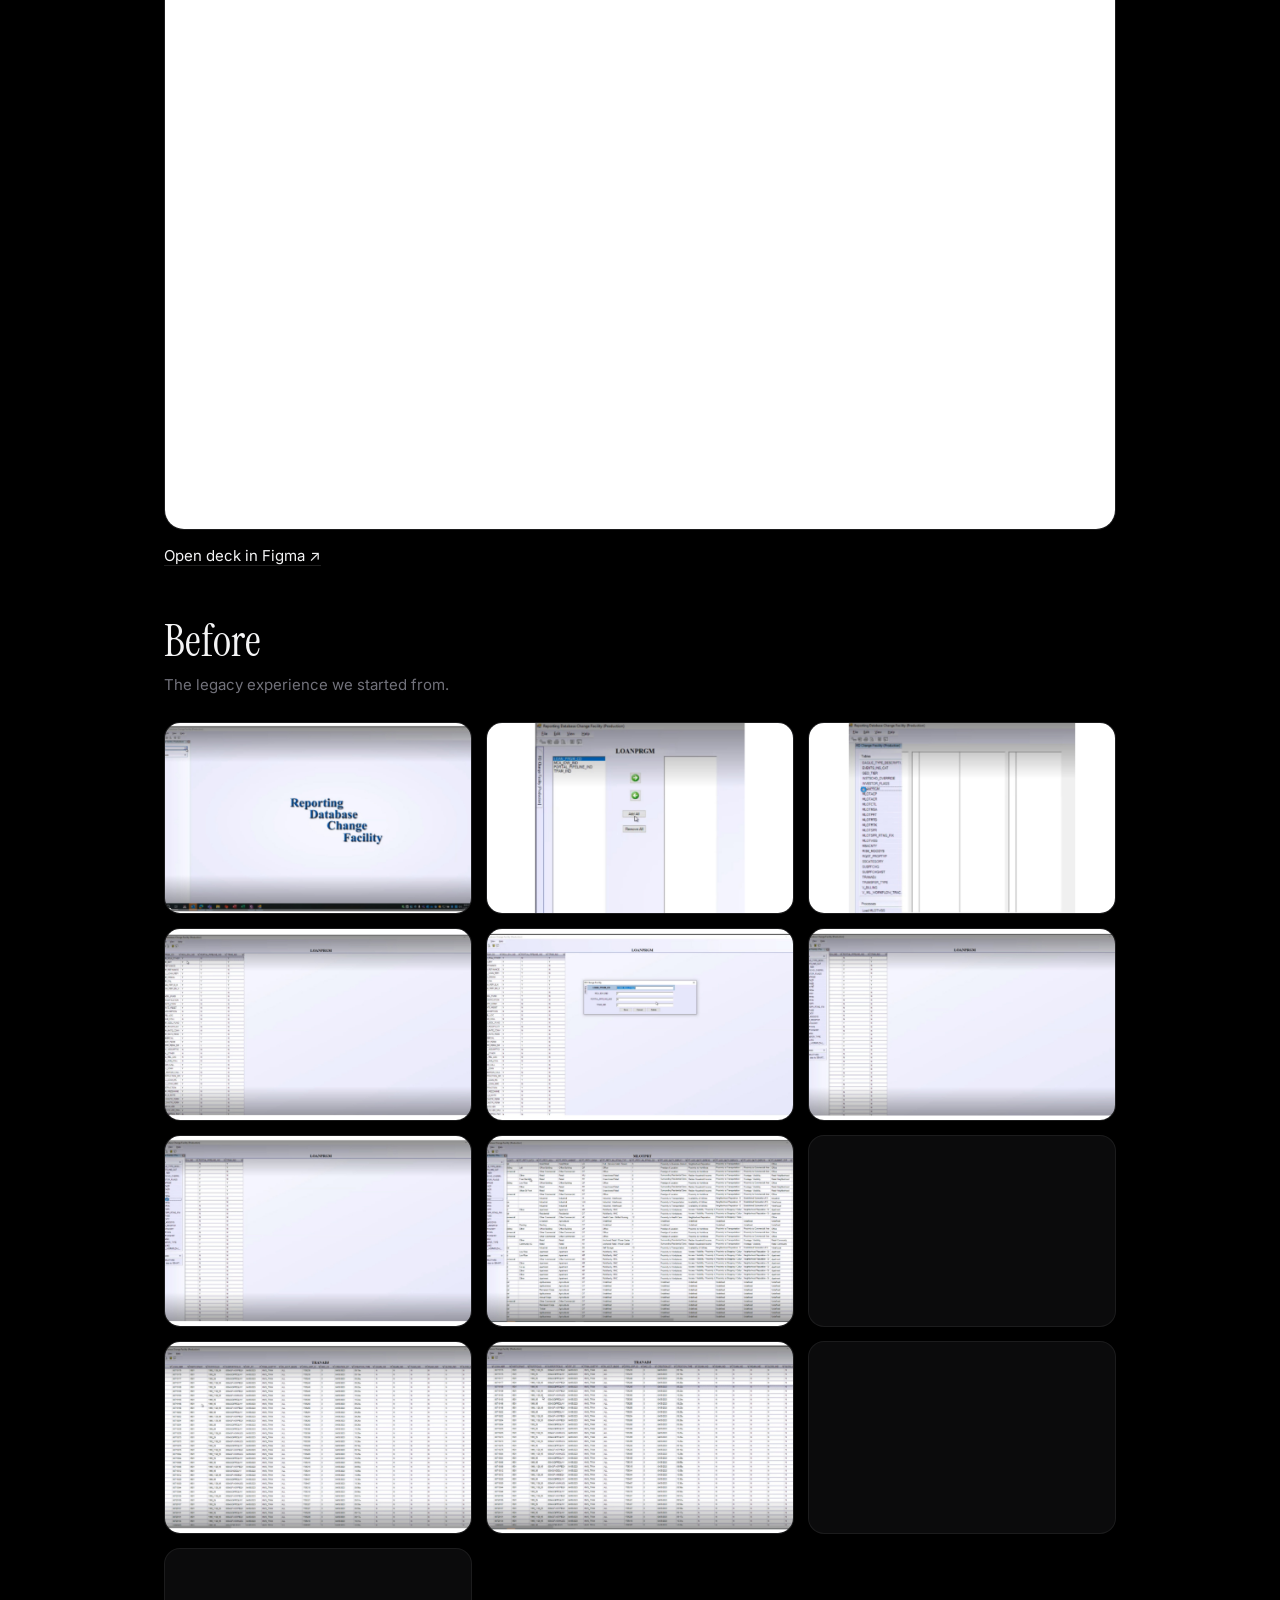
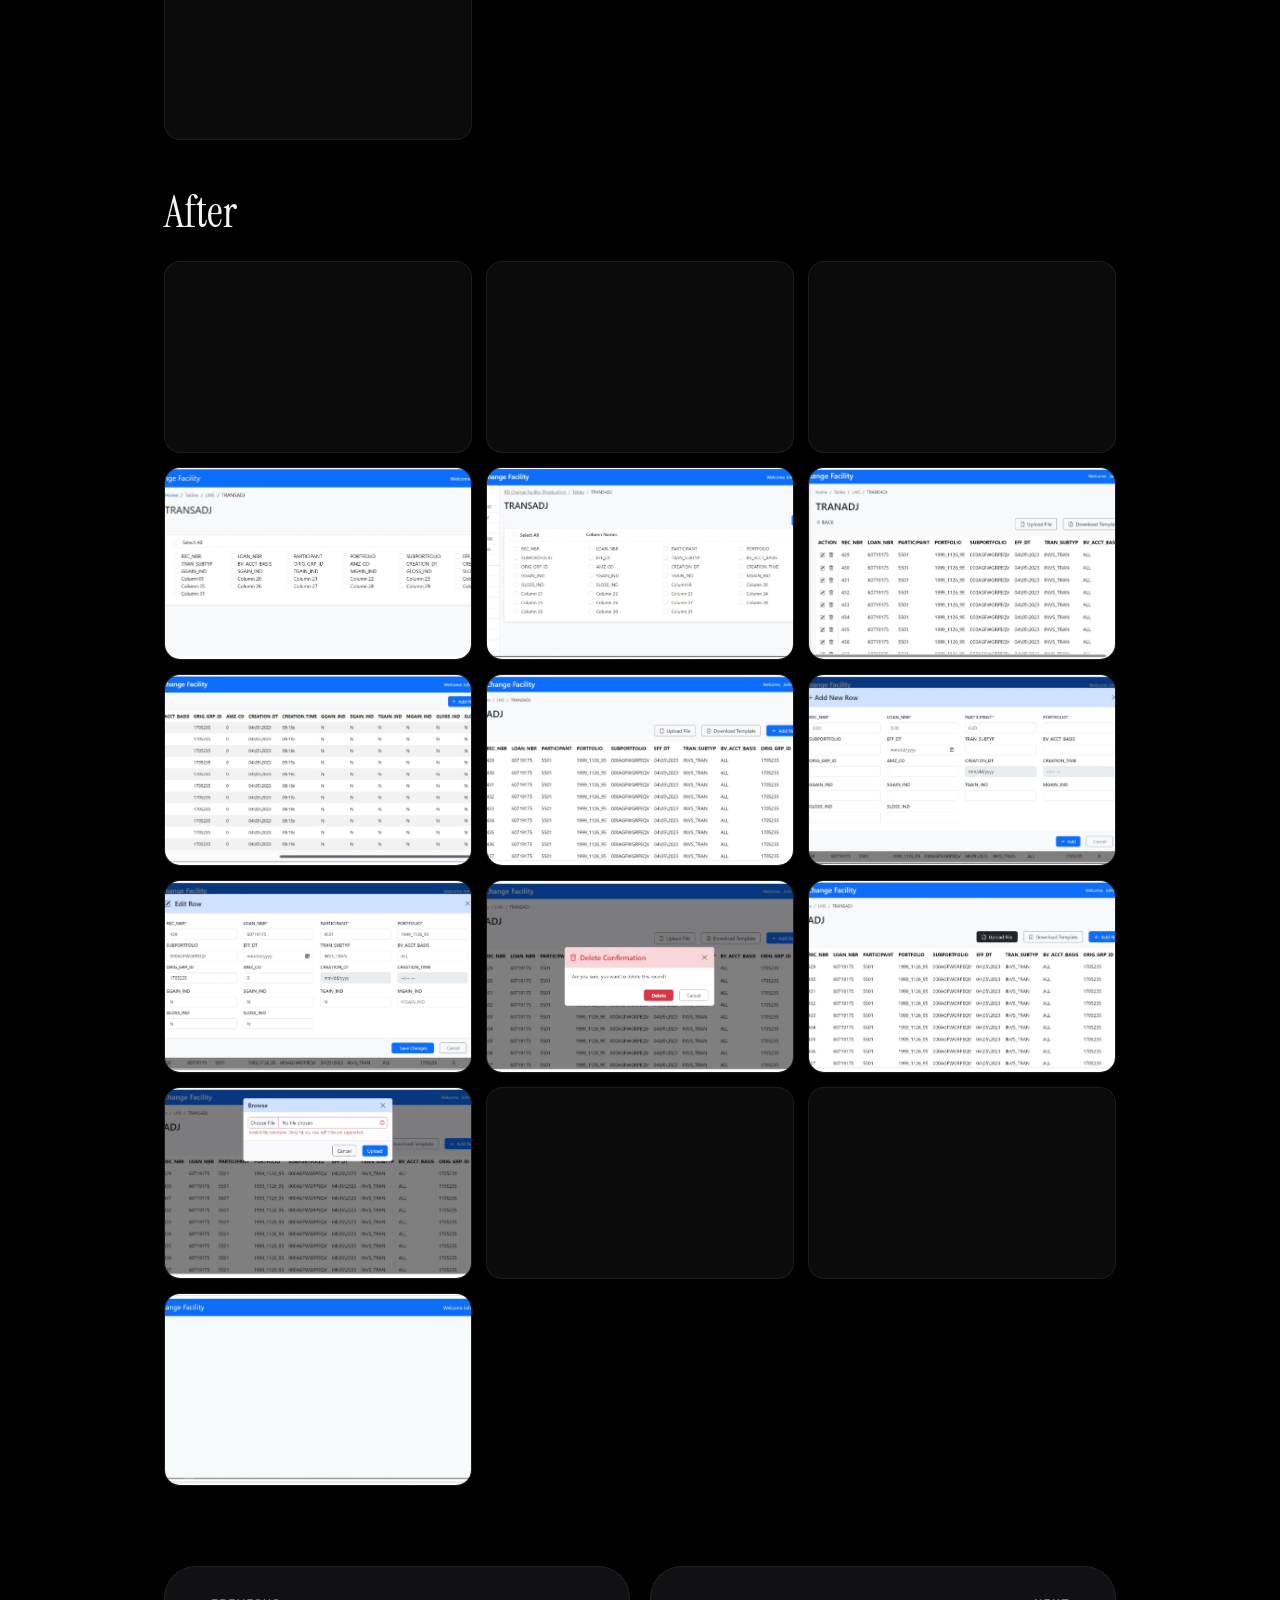
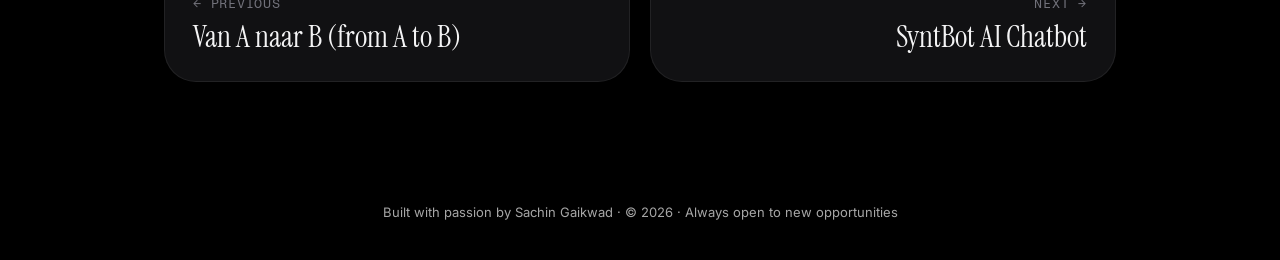
<file: work/aam-rdcf.html>
<!doctype html>
<html lang="en" class="no-js">
<head>
  <meta charset="utf-8">
  <meta name="viewport" content="width=device-width, initial-scale=1">
  <title>Reporting Database Change Facility — Sachin Gaikwad</title>
  <meta name="description" content="Designed and digitally transform legacy app systems for major finance and asset management giant in US.">
  <meta name="theme-color" content="#000000">
  <link rel="icon" href="../assets/img/favicon.png" type="image/png">
  <link rel="preconnect" href="https://fonts.googleapis.com">
  <link rel="preconnect" href="https://fonts.gstatic.com" crossorigin>
  <link href="https://fonts.googleapis.com/css2?family=Fragment+Mono&family=Instrument+Serif:ital@0;1&family=Inter:wght@400;500&display=swap" rel="stylesheet">
  <link rel="stylesheet" href="../assets/css/style.css">
</head>
<body>
<a class="skip" href="#main">Skip to content</a>
<nav class="nav" aria-label="Primary">
  <a class="nav__logo" href="../index.html" aria-label="Sachin Gaikwad, home">S</a>
  <span class="nav__sep" aria-hidden="true"></span>
  <a class="nav__link is-active" href="../index.html#work">Work</a>
  <a class="nav__link" href="../index.html#about">About</a>
  <a class="nav__link hide-sm" href="../index.html#faqs">FAQs</a>
  <a class="nav__link" href="../index.html#contact">Contact</a>
  <a class="nav__link" href="../assets/Sachin-Gaikwad-Resume.pdf" target="_blank" rel="noopener">Resume <span class="arrow">↗</span></a>
</nav>
<main id="main">
  <section class="cs-hero">
    <div class="wrap">
      <a class="cs-back" href="../index.html#work">← All work</a>
      <div class="eyebrow">Finance · Legacy modernisation</div>
      <h1>Reporting Database Change Facility</h1>
      <p class="lead">Designed and digitally transform legacy app systems for major finance and asset management giant in US.</p>
      <div class="cs-meta">
<div><b>Client</b>AEGON Asset Management (RDCF)</div>
<div><b>Role</b>Visual Design, Responsive HTML Design</div>
<div><b>Duration</b>8 weeks</div>
<div><b>Team</b>PM, Technical Architects, Sr. Jr. Atos Dev Team, Testing Team, Business Stakeholders, Marketing Team, Client</div>
<div><b>Tools</b>DrawiO, VS Code</div>
      </div>
    </div>
  </section>
  <section>
    <div class="wrap">
      <figure class="cs-cover reveal" style="margin:0"><img src="../assets/img/cs/8e13ba_a4c374d8dbbe4a16915f39827306242d.jpg" alt="Asset Management - Reporting Database Change Facility (RDCF)"></figure>
    </div>
  </section>
  <section class="cs-body">
    <div class="wrap cs-prose">
<h2>Challenge &amp; Scope</h2>
<p>The legacy application, which was 20 years overdue for an update, necessitated the use of multiple applications to access customer reports. This reliance on manual processes increased the risk of human error and data inconsistencies, making the task cumbersome and time-consuming for account managers. The primary challenge involved designing and developing five applications within a six-month timeframe, all while adhering to stringent data security and access restrictions. For security reasons, the client insisted on using only default Bootstrap classes, avoiding any third-party plugins or code.</p>
<h2>The Solution</h2>
<p>Re-designed the application flow by eliminating redundant data and unnecessary processes, based on high-level discussions and client interactions. Created dashboard UIs tailored for super admin, admin, and account manager roles, and developed responsive HTML designs with default classes. Simplified complex forms into intuitive designs and crafted responsive tables with advanced features. Established a reusable template for consistent UI across five applications, enhancing brand cohesion. Final design assets were handed over to development teams for implementation.</p>
<h2>Achievement</h2>
<p>After several feedback interactions with client and several iterations, the client finally used my HTML designs as a standard brand usage guidelines for rest of their internal applications. Our team bagged two more application revamps post delivering the 5 application designs.</p>
<h2>Rapid Prototyping</h2>
<p>Did a quick round of brainstorming session to understand the expected system behaviour, business goal and end-user task-flow tailored for multiple user roles.</p>
<div class="gallery">
<figure><button class="zoom" type="button" aria-label="Enlarge image"><img src="../assets/img/cs/8e13ba_97c7cc418f0a45a7bfc96e55f03648ec.jpg" alt="" loading="lazy" decoding="async"></button></figure>
<figure><button class="zoom" type="button" aria-label="Enlarge image"><img src="../assets/img/cs/8e13ba_f5835e4996ea4c90bec55b5a05c43ea0.jpg" alt="" loading="lazy" decoding="async"></button></figure>
<figure><button class="zoom" type="button" aria-label="Enlarge image"><img src="../assets/img/cs/8e13ba_97c423d17623480e8528b06b65aad397.jpg" alt="" loading="lazy" decoding="async"></button></figure>
<figure><button class="zoom" type="button" aria-label="Enlarge image"><img src="../assets/img/cs/8e13ba_05472af2f6c3482988fedc8938c5522e.jpg" alt="" loading="lazy" decoding="async"></button></figure>
<figure><button class="zoom" type="button" aria-label="Enlarge image"><img src="../assets/img/cs/8e13ba_0065eafee33f40b8b061ab2440833a36.jpg" alt="" loading="lazy" decoding="async"></button></figure>
<figure><button class="zoom" type="button" aria-label="Enlarge image"><img src="../assets/img/cs/8e13ba_39b11fd566c740a39cbd794f98d767cf.jpg" alt="" loading="lazy" decoding="async"></button></figure>
<figure><button class="zoom" type="button" aria-label="Enlarge image"><img src="../assets/img/cs/8e13ba_4e587e7ceb0f4a0db19e74498cc59d3c.jpg" alt="" loading="lazy" decoding="async"></button></figure>
<figure><button class="zoom" type="button" aria-label="Enlarge image"><img src="../assets/img/cs/8e13ba_703158b0b3a145f6a18135ece7f832fc.jpg" alt="" loading="lazy" decoding="async"></button></figure>
<figure><button class="zoom" type="button" aria-label="Enlarge image"><img src="../assets/img/cs/8e13ba_066a271b403845329066e7ae82b4a641.jpg" alt="" loading="lazy" decoding="async"></button></figure>
<figure><button class="zoom" type="button" aria-label="Enlarge image"><img src="../assets/img/cs/8e13ba_2364b448664945f3b83addc20483181c.jpg" alt="" loading="lazy" decoding="async"></button></figure>
<figure><button class="zoom" type="button" aria-label="Enlarge image"><img src="../assets/img/cs/8e13ba_5cf188a9468243d99f08e119a0afcffb.jpg" alt="" loading="lazy" decoding="async"></button></figure>
</div>
<h2>Presentation</h2><div class="embed"><iframe title="Digital transformation in loans &amp; asset management — presentation" loading="lazy" allowfullscreen src="https://embed.figma.com/deck/IZedRte46Ae2E7HwYVpKa3/Digital-transformation-in-loans---asset-management-presentation?embed-host=share"></iframe></div><p class="doc-link"><a href="https://www.figma.com/deck/IZedRte46Ae2E7HwYVpKa3/Digital-transformation-in-loans---asset-management-presentation" target="_blank" rel="noopener">Open deck in Figma ↗</a></p>
<h2>Before</h2>
<p class="muted">The legacy experience we started from.</p>
<div class="gallery">
<figure><button class="zoom" type="button" aria-label="Enlarge image"><img src="../assets/img/cs/8e13ba_e09f1f9d44bf4e039a81cb94b0b63c63.jpg" alt="" loading="lazy" decoding="async" width="1300" height="731"></button></figure>
<figure><button class="zoom" type="button" aria-label="Enlarge image"><img src="../assets/img/cs/8e13ba_dc791bd23d56465eb19d2a76f7d3ada3.jpg" alt="" loading="lazy" decoding="async" width="1300" height="731"></button></figure>
<figure><button class="zoom" type="button" aria-label="Enlarge image"><img src="../assets/img/cs/8e13ba_519e9fea8af94161a603bb58801f59fb.jpg" alt="" loading="lazy" decoding="async" width="1300" height="731"></button></figure>
<figure><button class="zoom" type="button" aria-label="Enlarge image"><img src="../assets/img/cs/8e13ba_9c4d53aaa4fd4397883597668e77f235.jpg" alt="" loading="lazy" decoding="async" width="1300" height="731"></button></figure>
<figure><button class="zoom" type="button" aria-label="Enlarge image"><img src="../assets/img/cs/8e13ba_e0df6bc18e3748f1a2cb551abe891115.jpg" alt="" loading="lazy" decoding="async" width="1300" height="731"></button></figure>
<figure><button class="zoom" type="button" aria-label="Enlarge image"><img src="../assets/img/cs/8e13ba_7ad9d1b9eaaa468789f000e934a0a7f5.jpg" alt="" loading="lazy" decoding="async" width="1300" height="731"></button></figure>
<figure><button class="zoom" type="button" aria-label="Enlarge image"><img src="../assets/img/cs/8e13ba_bcab4b71d2a44853a37a6ad889a24b50.jpg" alt="" loading="lazy" decoding="async" width="1300" height="731"></button></figure>
<figure><button class="zoom" type="button" aria-label="Enlarge image"><img src="../assets/img/cs/8e13ba_1983cb49442549fb94fca9c1218d4753.jpg" alt="" loading="lazy" decoding="async" width="1300" height="731"></button></figure>
<figure><button class="zoom" type="button" aria-label="Enlarge image"><img src="../assets/img/cs/8e13ba_3db079b6328f4e429c39e75a1f948ff2.jpg" alt="" loading="lazy" decoding="async" width="1300" height="731"></button></figure>
<figure><button class="zoom" type="button" aria-label="Enlarge image"><img src="../assets/img/cs/8e13ba_658a6f3553004d398c1edc0fdd1b9675.jpg" alt="" loading="lazy" decoding="async" width="1300" height="731"></button></figure>
<figure><button class="zoom" type="button" aria-label="Enlarge image"><img src="../assets/img/cs/8e13ba_a4f37d591e104901aac135385c932ff9.jpg" alt="" loading="lazy" decoding="async" width="1300" height="731"></button></figure>
<figure><button class="zoom" type="button" aria-label="Enlarge image"><img src="../assets/img/cs/8e13ba_5e7af719752d419a9c23f8a8ac4f85a0.jpg" alt="" loading="lazy" decoding="async" width="1300" height="731"></button></figure>
<figure><button class="zoom" type="button" aria-label="Enlarge image"><img src="../assets/img/cs/8e13ba_f4fb12d94ea648feaa8d6d8322c1fbcf.jpg" alt="" loading="lazy" decoding="async" width="1300" height="731"></button></figure>
</div>
<h2>After</h2>
<div class="gallery">
<figure><button class="zoom" type="button" aria-label="Enlarge image"><img src="../assets/img/cs/8e13ba_5fb4511ed87143aaa5eaffbfb879b294.jpg" alt="" loading="lazy" decoding="async" width="1300" height="639"></button></figure>
<figure><button class="zoom" type="button" aria-label="Enlarge image"><img src="../assets/img/cs/8e13ba_75b4bb8da67145fb95e87973181d516b.jpg" alt="" loading="lazy" decoding="async" width="1300" height="635"></button></figure>
<figure><button class="zoom" type="button" aria-label="Enlarge image"><img src="../assets/img/cs/8e13ba_1d0d889882114fff94250f7da1d5c11c.jpg" alt="" loading="lazy" decoding="async" width="1300" height="639"></button></figure>
<figure><button class="zoom" type="button" aria-label="Enlarge image"><img src="../assets/img/cs/8e13ba_d61b0cdd84a048ee843f8785a978c48b.jpg" alt="" loading="lazy" decoding="async" width="1300" height="626"></button></figure>
<figure><button class="zoom" type="button" aria-label="Enlarge image"><img src="../assets/img/cs/8e13ba_4f4e17f5b4734b40acc2c9fd73e19691.jpg" alt="" loading="lazy" decoding="async" width="1300" height="665"></button></figure>
<figure><button class="zoom" type="button" aria-label="Enlarge image"><img src="../assets/img/cs/8e13ba_bfcbf9225da949c0b9515271b60056b5.jpg" alt="" loading="lazy" decoding="async" width="1300" height="647"></button></figure>
<figure><button class="zoom" type="button" aria-label="Enlarge image"><img src="../assets/img/cs/8e13ba_1fc65ee001cc4274bf83ed312043e37b.jpg" alt="" loading="lazy" decoding="async" width="1300" height="668"></button></figure>
<figure><button class="zoom" type="button" aria-label="Enlarge image"><img src="../assets/img/cs/8e13ba_eeb6a2f29e424ce3835634f6a61a2389.jpg" alt="" loading="lazy" decoding="async" width="1300" height="673"></button></figure>
<figure><button class="zoom" type="button" aria-label="Enlarge image"><img src="../assets/img/cs/8e13ba_fd9c4d72aeb048ed8204dc9565a064fa.jpg" alt="" loading="lazy" decoding="async" width="1300" height="664"></button></figure>
<figure><button class="zoom" type="button" aria-label="Enlarge image"><img src="../assets/img/cs/8e13ba_8005ece375724749940f6c25c08c80fd.jpg" alt="" loading="lazy" decoding="async" width="1300" height="665"></button></figure>
<figure><button class="zoom" type="button" aria-label="Enlarge image"><img src="../assets/img/cs/8e13ba_f5ae30b1965a450599f804275566ba06.jpg" alt="" loading="lazy" decoding="async" width="1300" height="666"></button></figure>
<figure><button class="zoom" type="button" aria-label="Enlarge image"><img src="../assets/img/cs/8e13ba_3091a1d29a504047943017a7940b1be5.jpg" alt="" loading="lazy" decoding="async" width="1300" height="667"></button></figure>
<figure><button class="zoom" type="button" aria-label="Enlarge image"><img src="../assets/img/cs/8e13ba_04b8effe8f5a47a8814f985638fe4067.jpg" alt="" loading="lazy" decoding="async" width="1300" height="665"></button></figure>
<figure><button class="zoom" type="button" aria-label="Enlarge image"><img src="../assets/img/cs/8e13ba_c476aab98cbf43a59b1238ad6ff5a887.jpg" alt="" loading="lazy" decoding="async" width="1300" height="672"></button></figure>
<figure><button class="zoom" type="button" aria-label="Enlarge image"><img src="../assets/img/cs/8e13ba_21169eb678b84f6f92601cdb5cce3740.jpg" alt="" loading="lazy" decoding="async" width="1300" height="664"></button></figure>
<figure><button class="zoom" type="button" aria-label="Enlarge image"><img src="../assets/img/cs/8e13ba_c143e233c3174da5a7ec9457ad6b632d.jpg" alt="" loading="lazy" decoding="async" width="1966" height="966"></button></figure>
</div>
    </div>
    <div class="wrap">
      <div class="cs-next">
        <a class="card" href="a2b.html"><div class="eyebrow">← Previous</div><h3>Van A naar B (from A to B)</h3></a>
        <a class="card" href="syntbot-ai-chatbot.html"><div class="eyebrow">Next →</div><h3>SyntBot AI Chatbot</h3></a>
      </div>
    </div>
  </section>
  <footer class="footer">
    <div>Built with passion by Sachin Gaikwad · © <span data-year>2026</span> · Always open to new opportunities</div>
  </footer>
</main>

<dialog class="lightbox" aria-label="Image viewer">
  <button class="lightbox__close" type="button" aria-label="Close">×</button>
  <button class="lightbox__nav lightbox__prev" type="button" aria-label="Previous image">‹</button>
  <img alt="">
  <button class="lightbox__nav lightbox__next" type="button" aria-label="Next image">›</button>
  <div class="lightbox__count" aria-live="polite"></div>
</dialog>
<script src="../assets/js/main.js"></script>
</body>
</html>
</file>
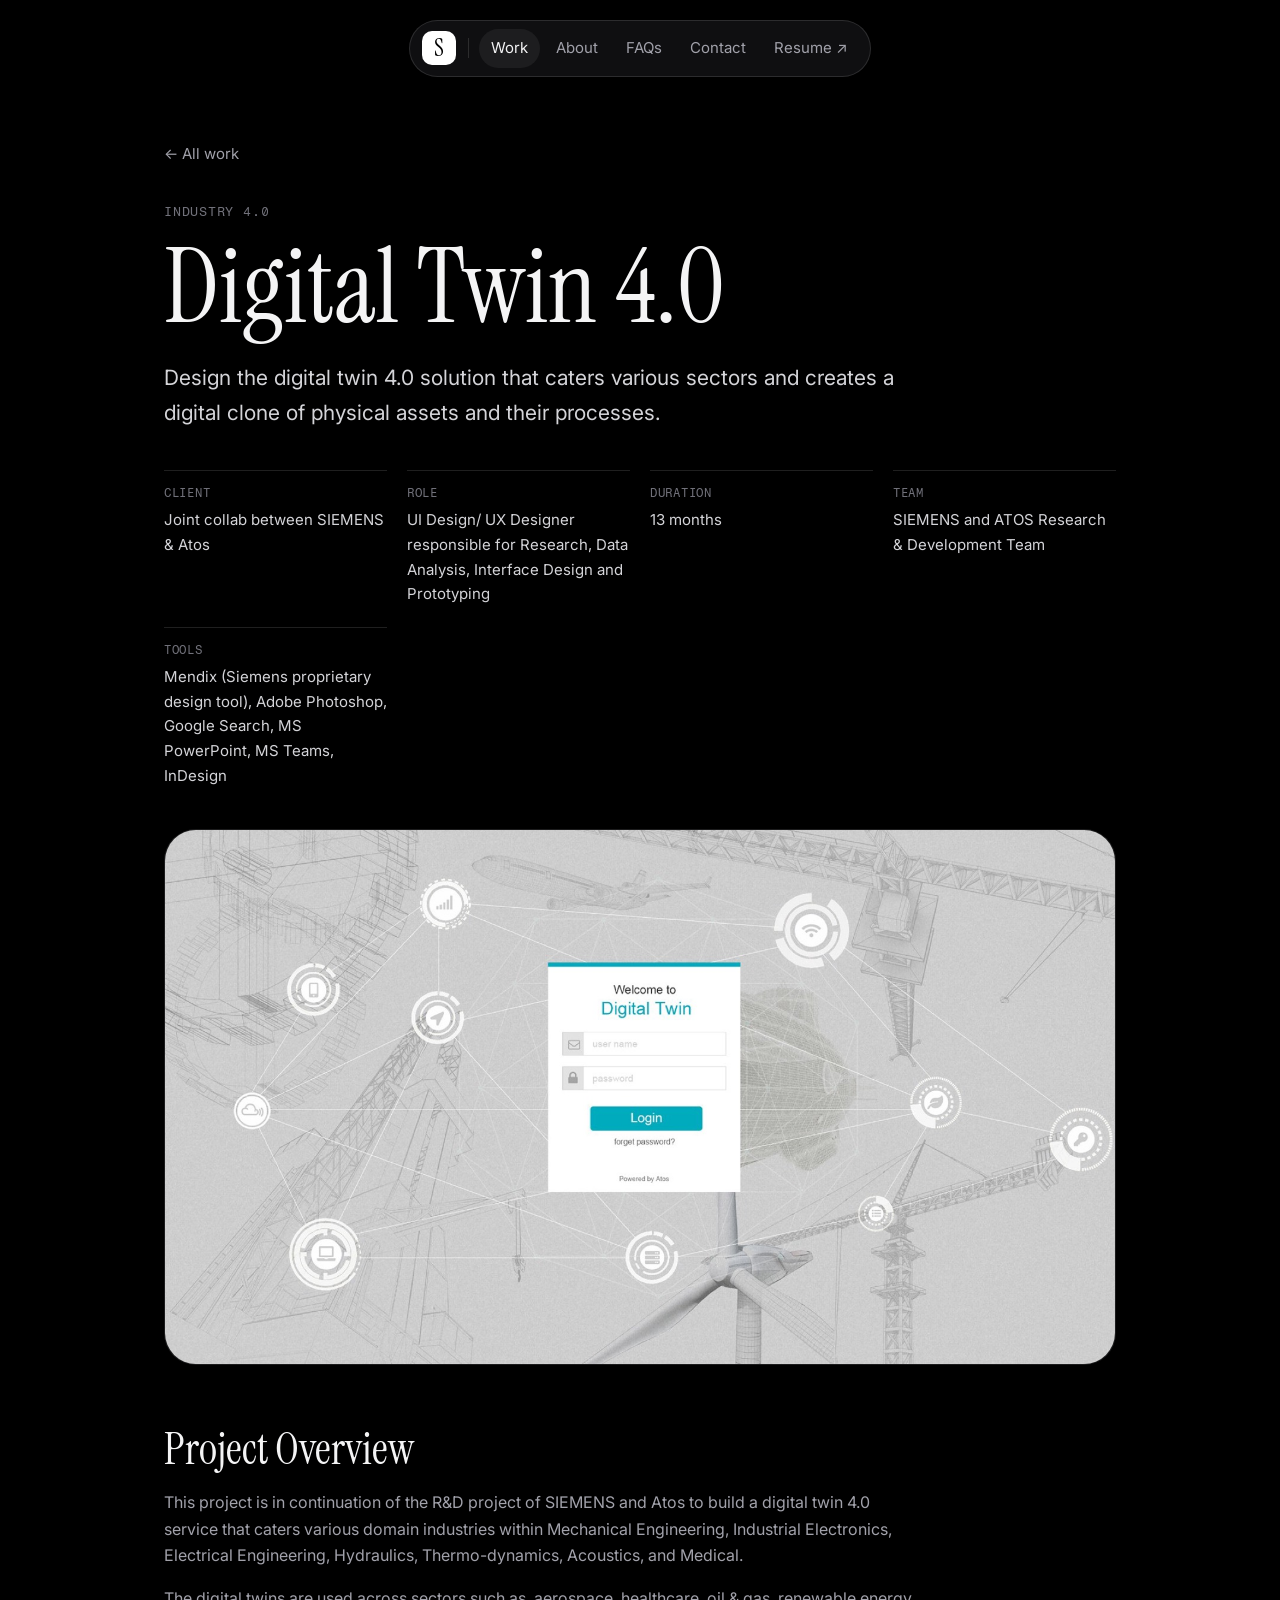
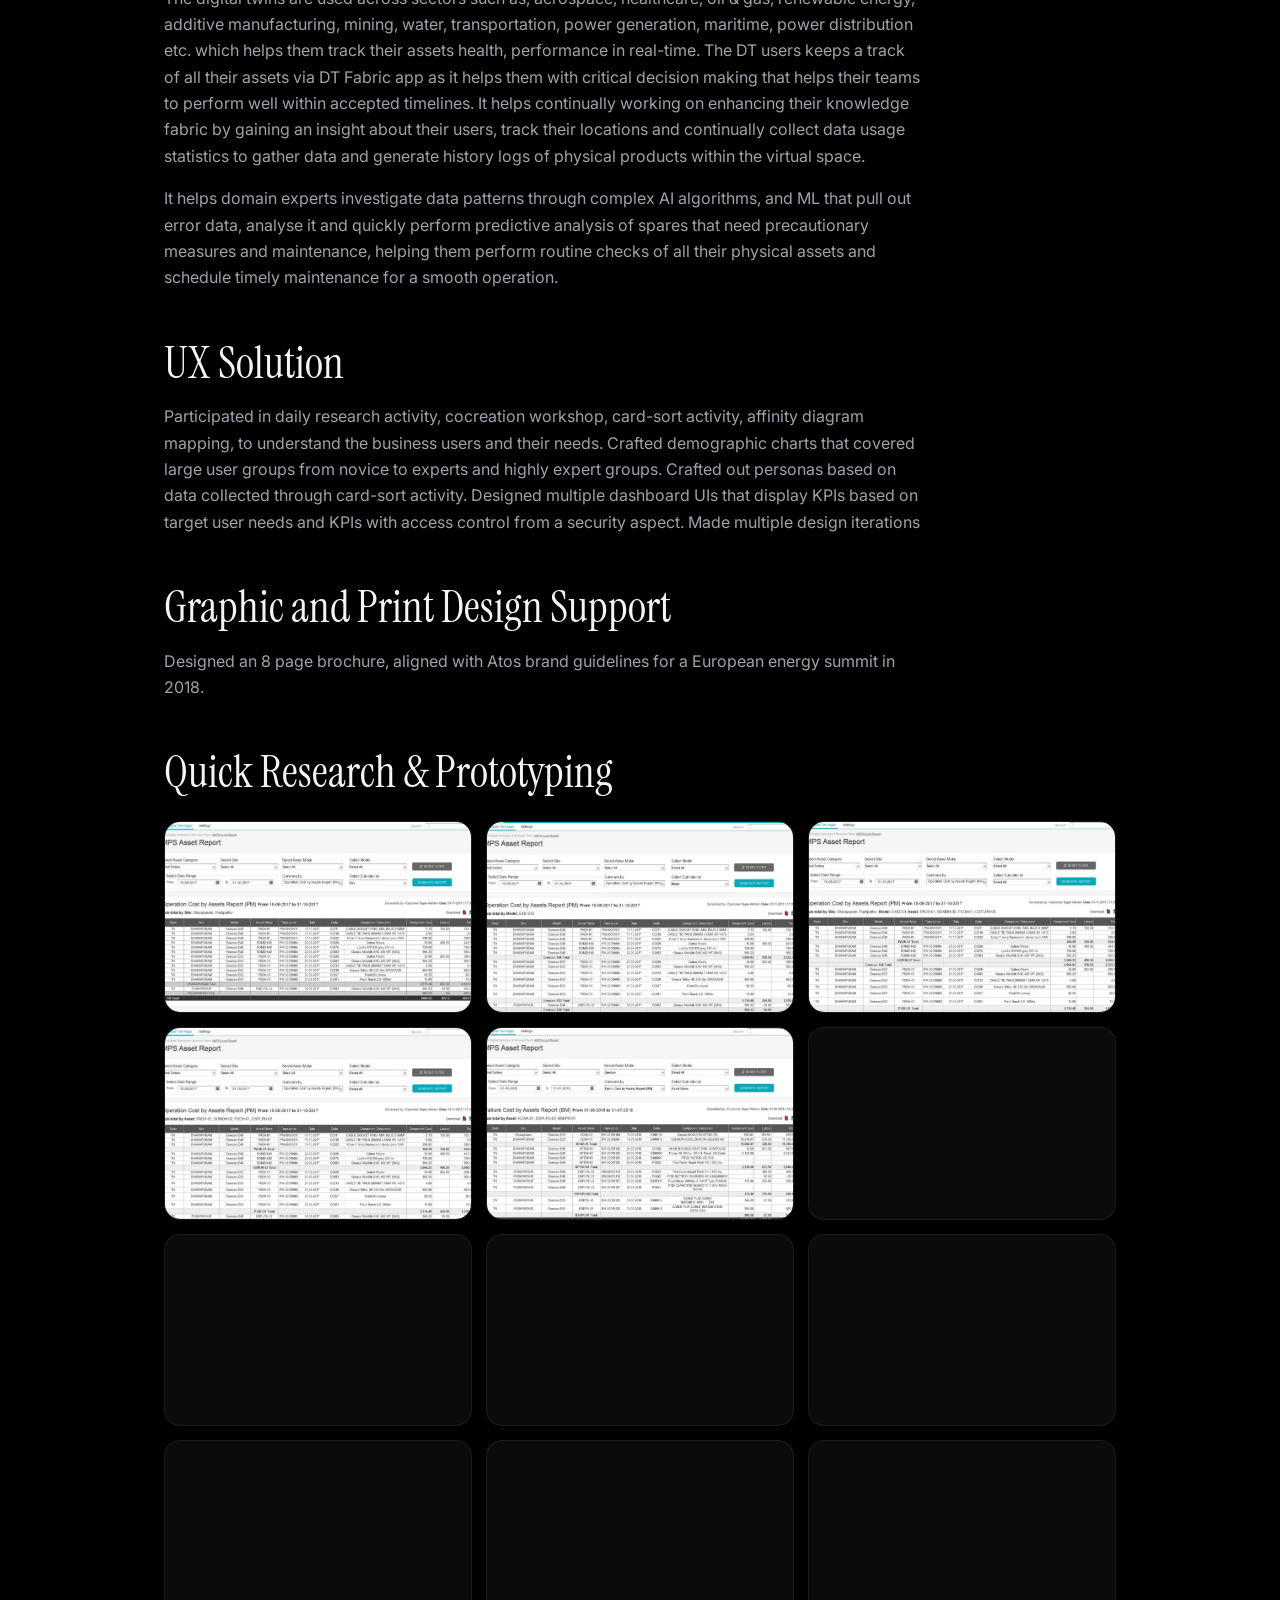
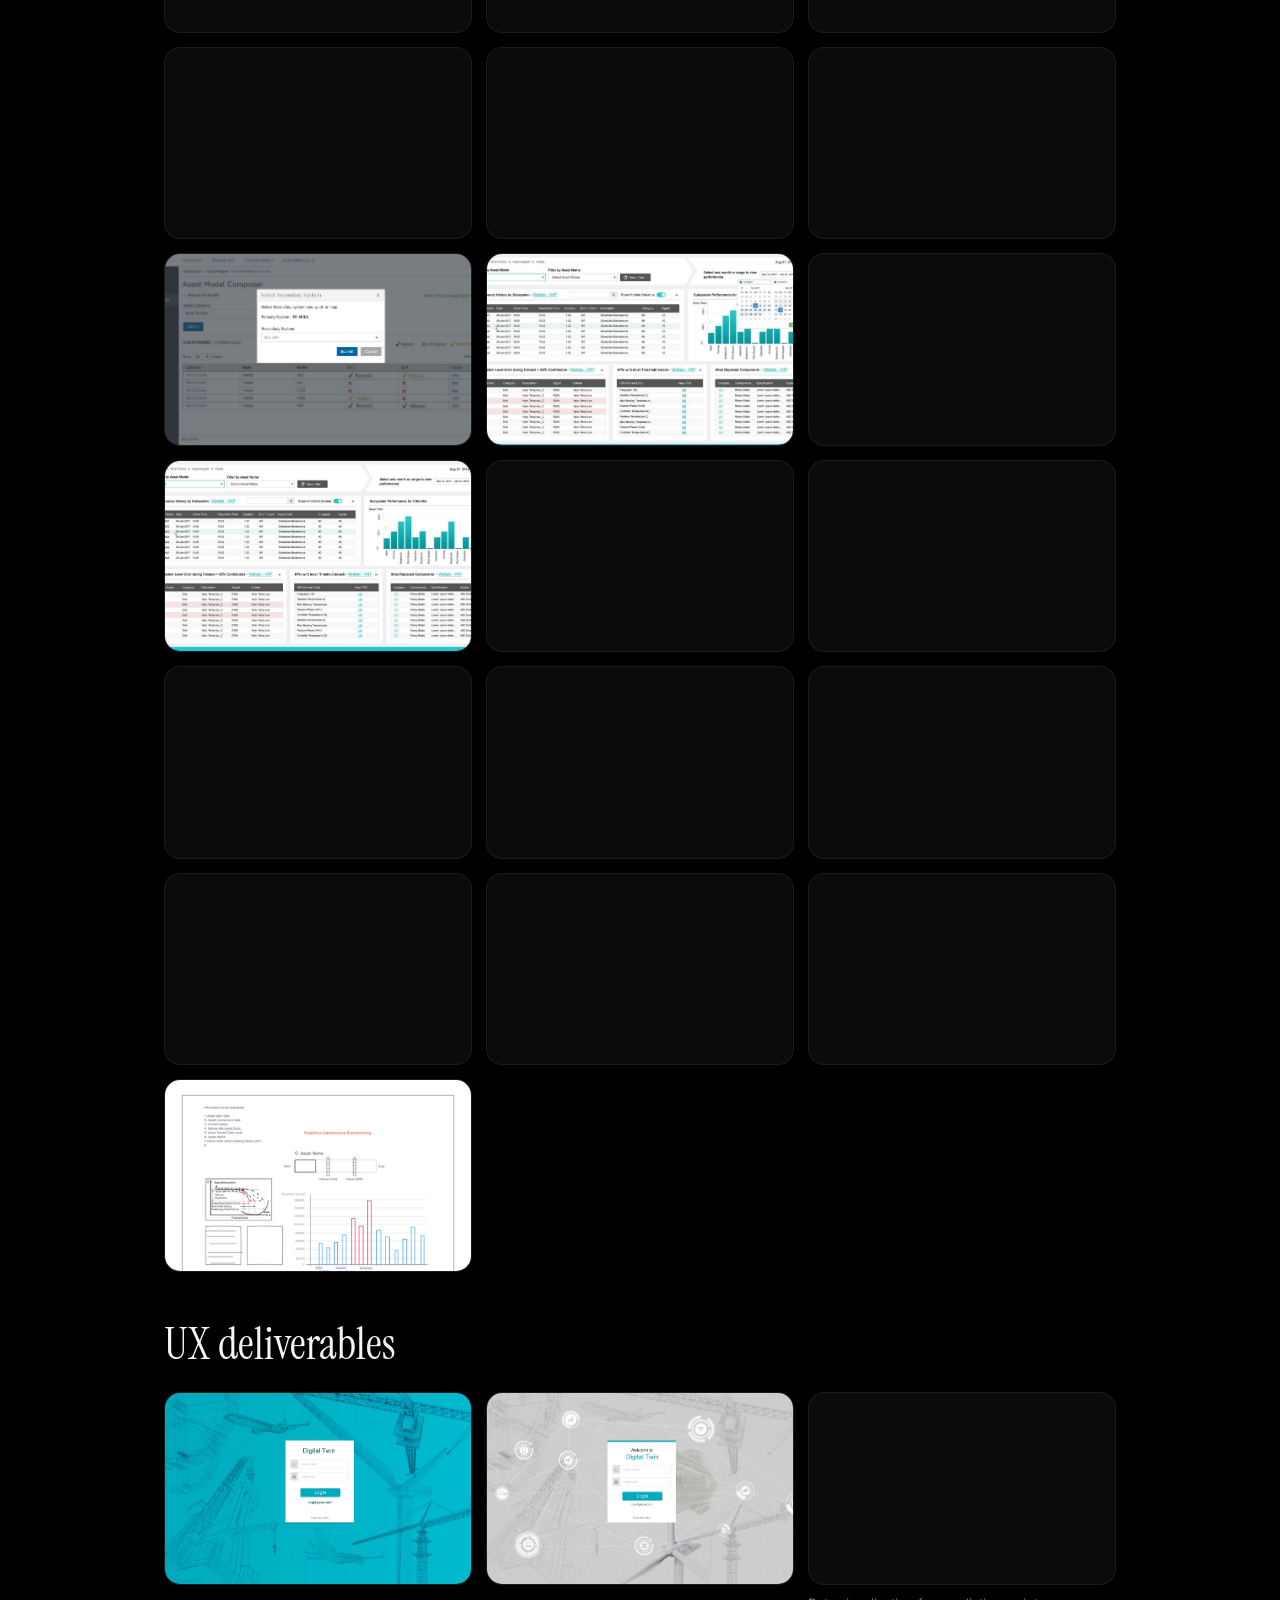
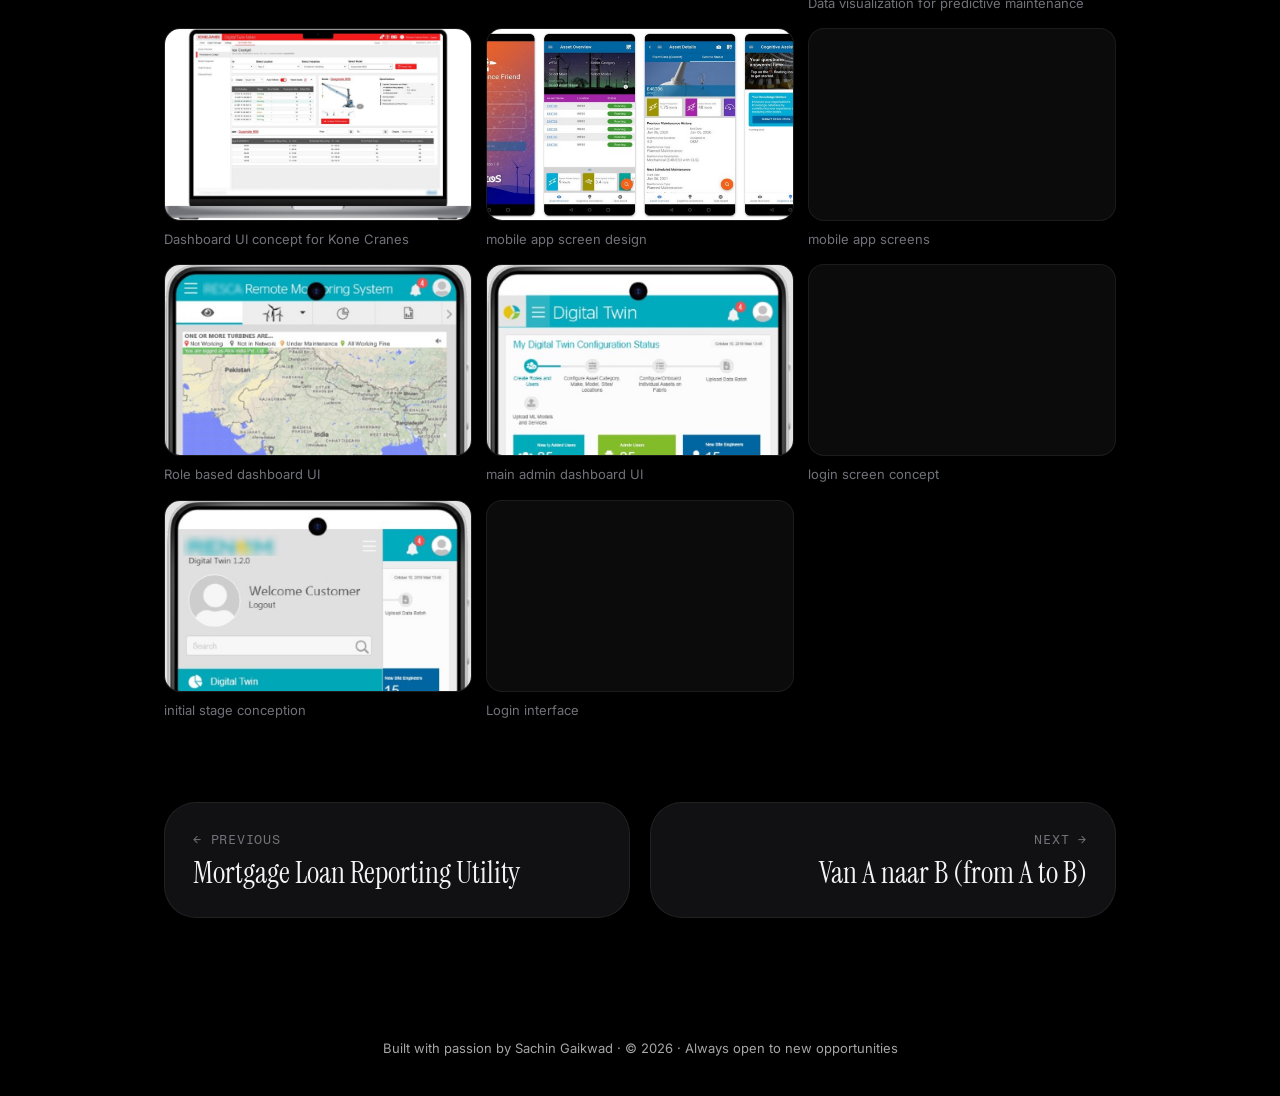
<file: work/digital-twin-4-0.html>
<!doctype html>
<html lang="en" class="no-js">
<head>
  <meta charset="utf-8">
  <meta name="viewport" content="width=device-width, initial-scale=1">
  <title>Digital Twin 4.0 — Sachin Gaikwad</title>
  <meta name="description" content="Design the digital twin 4.0 solution that caters various sectors and creates a digital clone of physical assets and their processes.">
  <meta name="theme-color" content="#000000">
  <link rel="icon" href="../assets/img/favicon.png" type="image/png">
  <link rel="preconnect" href="https://fonts.googleapis.com">
  <link rel="preconnect" href="https://fonts.gstatic.com" crossorigin>
  <link href="https://fonts.googleapis.com/css2?family=Fragment+Mono&family=Instrument+Serif:ital@0;1&family=Inter:wght@400;500&display=swap" rel="stylesheet">
  <link rel="stylesheet" href="../assets/css/style.css">
</head>
<body>
<a class="skip" href="#main">Skip to content</a>
<nav class="nav" aria-label="Primary">
  <a class="nav__logo" href="../index.html" aria-label="Sachin Gaikwad, home">S</a>
  <span class="nav__sep" aria-hidden="true"></span>
  <a class="nav__link is-active" href="../index.html#work">Work</a>
  <a class="nav__link" href="../index.html#about">About</a>
  <a class="nav__link hide-sm" href="../index.html#faqs">FAQs</a>
  <a class="nav__link" href="../index.html#contact">Contact</a>
  <a class="nav__link" href="../assets/Sachin-Gaikwad-Resume.pdf" target="_blank" rel="noopener">Resume <span class="arrow">↗</span></a>
</nav>
<main id="main">
  <section class="cs-hero">
    <div class="wrap">
      <a class="cs-back" href="../index.html#work">← All work</a>
      <div class="eyebrow">Industry 4.0</div>
      <h1>Digital Twin 4.0</h1>
      <p class="lead">Design the digital twin 4.0 solution that caters various sectors and creates a digital clone of physical assets and their processes.</p>
      <div class="cs-meta">
<div><b>Client</b>Joint collab between SIEMENS &amp; Atos</div>
<div><b>Role</b>UI Design/ UX Designer responsible for Research, Data Analysis, Interface Design and Prototyping</div>
<div><b>Duration</b>13 months</div>
<div><b>Team</b>SIEMENS and ATOS Research &amp; Development Team</div>
<div><b>Tools</b>Mendix (Siemens proprietary design tool), Adobe Photoshop, Google Search, MS PowerPoint, MS Teams, InDesign</div>
      </div>
    </div>
  </section>
  <section>
    <div class="wrap">
      <figure class="cs-cover reveal" style="margin:0"><img src="../assets/img/cs/8e13ba_8760a28cc3864912b0d3ea942401c9ea.jpg" alt="Digital Twin 4.0 Service Solution"></figure>
    </div>
  </section>
  <section class="cs-body">
    <div class="wrap cs-prose">
<h2>Project Overview</h2>
<p>This project is in continuation of the R&amp;D project of SIEMENS and Atos to build a digital twin 4.0 service that caters various domain industries within Mechanical Engineering, Industrial Electronics, Electrical Engineering, Hydraulics, Thermo-dynamics, Acoustics, and Medical.</p>
<p>The digital twins are used across sectors such as, aerospace, healthcare, oil &amp; gas, renewable energy, additive manufacturing, mining, water, transportation, power generation, maritime, power distribution etc. which helps them track their assets health, performance in real-time. The DT users keeps a track of all their assets via DT Fabric app as it helps them with critical decision making that helps their teams to perform well within accepted timelines. It helps continually working on enhancing their knowledge fabric by gaining an insight about their users, track their locations and continually collect data usage statistics to gather data and generate history logs of physical products within the virtual space.</p>
<p>It helps domain experts investigate data patterns through complex AI algorithms, and ML that pull out error data, analyse it and quickly perform predictive analysis of spares that need precautionary measures and maintenance, helping them perform routine checks of all their physical assets and schedule timely maintenance for a smooth operation.</p>
<h2>UX Solution</h2>
<p>Participated in daily research activity, cocreation workshop, card-sort activity, affinity diagram mapping, to understand the business users and their needs. Crafted demographic charts that covered large user groups from novice to experts and highly expert groups. Crafted out personas based on data collected through card-sort activity. Designed multiple dashboard UIs that display KPIs based on target user needs and KPIs with access control from a security aspect. Made multiple design iterations</p>
<h2>Graphic and Print Design Support</h2>
<p>Designed an 8 page brochure, aligned with Atos brand guidelines for a European energy summit in 2018.</p>
<h2>Quick Research &amp; Prototyping</h2>
<div class="gallery">
<figure><button class="zoom" type="button" aria-label="Enlarge image"><img src="../assets/img/cs/8e13ba_5d745c8fa20c430ca9c385f923747909.jpg" alt="" loading="lazy" decoding="async"></button></figure>
<figure><button class="zoom" type="button" aria-label="Enlarge image"><img src="../assets/img/cs/8e13ba_99a2864773ae4ecc9c0c7d14b9b359d1.jpg" alt="" loading="lazy" decoding="async"></button></figure>
<figure><button class="zoom" type="button" aria-label="Enlarge image"><img src="../assets/img/cs/8e13ba_9d51d7e4931c4644aae3799f07f81443.jpg" alt="" loading="lazy" decoding="async"></button></figure>
<figure><button class="zoom" type="button" aria-label="Enlarge image"><img src="../assets/img/cs/8e13ba_45738f6049a64772ab830c158108c7d9.jpg" alt="" loading="lazy" decoding="async"></button></figure>
<figure><button class="zoom" type="button" aria-label="Enlarge image"><img src="../assets/img/cs/8e13ba_9badf19f3b6b41cd80c8df451c81bf13.jpg" alt="" loading="lazy" decoding="async"></button></figure>
<figure><button class="zoom" type="button" aria-label="Enlarge image"><img src="../assets/img/cs/8e13ba_6067c7ccaed845c290bbf83e40bdeffe.jpg" alt="" loading="lazy" decoding="async"></button></figure>
<figure><button class="zoom" type="button" aria-label="Enlarge image"><img src="../assets/img/cs/8e13ba_3b912171e89b46ff9161e71e3fb5fb77.jpg" alt="" loading="lazy" decoding="async"></button></figure>
<figure><button class="zoom" type="button" aria-label="Enlarge image"><img src="../assets/img/cs/8e13ba_778717a9745f48269e70f1e5247ab659.jpg" alt="" loading="lazy" decoding="async"></button></figure>
<figure><button class="zoom" type="button" aria-label="Enlarge image"><img src="../assets/img/cs/8e13ba_8727915085294cb6abce7c909afb16c7.jpg" alt="" loading="lazy" decoding="async"></button></figure>
<figure><button class="zoom" type="button" aria-label="Enlarge image"><img src="../assets/img/cs/8e13ba_3a6ccd692cce4c11bd26c48e06364e3a.jpg" alt="" loading="lazy" decoding="async"></button></figure>
<figure><button class="zoom" type="button" aria-label="Enlarge image"><img src="../assets/img/cs/8e13ba_4286a28ef158436dbc3f466aef411a5e.jpg" alt="" loading="lazy" decoding="async"></button></figure>
<figure><button class="zoom" type="button" aria-label="Enlarge image"><img src="../assets/img/cs/8e13ba_f599aed56a284646bceeccba7ac81abd.jpg" alt="" loading="lazy" decoding="async"></button></figure>
<figure><button class="zoom" type="button" aria-label="Enlarge image"><img src="../assets/img/cs/8e13ba_44a0e6eed97b44a5966ddc7fe5f64ce7.jpg" alt="" loading="lazy" decoding="async"></button></figure>
<figure><button class="zoom" type="button" aria-label="Enlarge image"><img src="../assets/img/cs/8e13ba_fbedb3c7effd4cbbb3918fc7e181f3eb.jpg" alt="" loading="lazy" decoding="async"></button></figure>
<figure><button class="zoom" type="button" aria-label="Enlarge image"><img src="../assets/img/cs/8e13ba_70b5608c7cd14bf9bb3d62243814f2b4.jpg" alt="" loading="lazy" decoding="async"></button></figure>
<figure><button class="zoom" type="button" aria-label="Enlarge image"><img src="../assets/img/cs/8e13ba_32bff66e448142919a4d101c5e285b89.jpg" alt="" loading="lazy" decoding="async"></button></figure>
<figure><button class="zoom" type="button" aria-label="Enlarge image"><img src="../assets/img/cs/8e13ba_0dbf735e718f42989dba863e8d48d142.jpg" alt="" loading="lazy" decoding="async"></button></figure>
<figure><button class="zoom" type="button" aria-label="Enlarge image"><img src="../assets/img/cs/8e13ba_13e8a93234404b89948540dfd367ff3c.jpg" alt="" loading="lazy" decoding="async"></button></figure>
<figure><button class="zoom" type="button" aria-label="Enlarge image"><img src="../assets/img/cs/8e13ba_0f11686ce6764af8a070947de3786fb7.jpg" alt="" loading="lazy" decoding="async"></button></figure>
<figure><button class="zoom" type="button" aria-label="Enlarge image"><img src="../assets/img/cs/8e13ba_ae21db96dddd48ccaf942c9926dee48c.jpg" alt="" loading="lazy" decoding="async"></button></figure>
<figure><button class="zoom" type="button" aria-label="Enlarge image"><img src="../assets/img/cs/8e13ba_24f50767f67a401b90ef91773e1027e3.jpg" alt="" loading="lazy" decoding="async"></button></figure>
<figure><button class="zoom" type="button" aria-label="Enlarge image"><img src="../assets/img/cs/8e13ba_fcde864f90944df4b044d0e82fe6f97c.jpg" alt="" loading="lazy" decoding="async"></button></figure>
<figure><button class="zoom" type="button" aria-label="Enlarge image"><img src="../assets/img/cs/8e13ba_adea53250c134ed6889d4c813baea1da.jpg" alt="" loading="lazy" decoding="async"></button></figure>
<figure><button class="zoom" type="button" aria-label="Enlarge image"><img src="../assets/img/cs/8e13ba_aceecac5eb184c7293766e071b23ee43.jpg" alt="" loading="lazy" decoding="async"></button></figure>
<figure><button class="zoom" type="button" aria-label="Enlarge image"><img src="../assets/img/cs/8e13ba_59698db03bdf4846afce193b2d236917.jpg" alt="" loading="lazy" decoding="async"></button></figure>
<figure><button class="zoom" type="button" aria-label="Enlarge image"><img src="../assets/img/cs/8e13ba_724ae20487184ed88bedb0229541b290.jpg" alt="" loading="lazy" decoding="async"></button></figure>
<figure><button class="zoom" type="button" aria-label="Enlarge image"><img src="../assets/img/cs/8e13ba_943e68d76f9f48c49e6f30c9d63debde.jpg" alt="" loading="lazy" decoding="async"></button></figure>
<figure><button class="zoom" type="button" aria-label="Enlarge image"><img src="../assets/img/cs/8e13ba_afbb870918384bf4b5b50fbcf2b820d1.jpg" alt="" loading="lazy" decoding="async"></button></figure>
</div>
<h2>UX deliverables</h2>
<div class="gallery">
<figure><button class="zoom" type="button" aria-label="Enlarge image"><img src="../assets/img/cs/8e13ba_97db829ba37d47dc9d9beb1481c7b549.jpg" alt="" loading="lazy" decoding="async" width="1344" height="756"></button></figure>
<figure><button class="zoom" type="button" aria-label="Enlarge image"><img src="../assets/img/cs/8e13ba_6ec4f71b66b749dca3969722ac328a2a.jpg" alt="" loading="lazy" decoding="async" width="1440" height="810"></button></figure>
<figure><button class="zoom" type="button" aria-label="Enlarge image"><img src="../assets/img/cs/8e13ba_d9d097dd54784df6b329ecfb529924f2.jpg" alt="Data visualization for predictive maintenance" loading="lazy" decoding="async" width="1274" height="770"></button><figcaption>Data visualization for predictive maintenance</figcaption></figure>
<figure><button class="zoom" type="button" aria-label="Enlarge image"><img src="../assets/img/cs/8e13ba_743a8b6d1bb044ce8e17ee178e2bc551.jpg" alt="Dashboard UI concept for Kone Cranes" loading="lazy" decoding="async" width="1269" height="770"></button><figcaption>Dashboard UI concept for Kone Cranes</figcaption></figure>
<figure><button class="zoom" type="button" aria-label="Enlarge image"><img src="../assets/img/cs/8e13ba_8363e5485e9d4e38a5441e0ee8795a95.jpg" alt="mobile app screen design" loading="lazy" decoding="async" width="985" height="467"></button><figcaption>mobile app screen design</figcaption></figure>
<figure><button class="zoom" type="button" aria-label="Enlarge image"><img src="../assets/img/cs/8e13ba_9d5518b9a27a45ff99294cd163b0625d.jpg" alt="mobile app screens" loading="lazy" decoding="async" width="999" height="469"></button><figcaption>mobile app screens</figcaption></figure>
<figure><button class="zoom" type="button" aria-label="Enlarge image"><img src="../assets/img/cs/8e13ba_5aabfe44429a45c6969350cb6360eb36.jpg" alt="Role based dashboard UI" loading="lazy" decoding="async" width="478" height="1003"></button><figcaption>Role based dashboard UI</figcaption></figure>
<figure><button class="zoom" type="button" aria-label="Enlarge image"><img src="../assets/img/cs/8e13ba_4a6ef08f8afe41808299c8fb8e9963e4.jpg" alt="main admin dashboard UI" loading="lazy" decoding="async" width="478" height="1005"></button><figcaption>main admin dashboard UI</figcaption></figure>
<figure><button class="zoom" type="button" aria-label="Enlarge image"><img src="../assets/img/cs/8e13ba_d9c4209b880249898bfc6c3af48e7873.jpg" alt="login screen concept" loading="lazy" decoding="async" width="478" height="1003"></button><figcaption>login screen concept</figcaption></figure>
<figure><button class="zoom" type="button" aria-label="Enlarge image"><img src="../assets/img/cs/8e13ba_8245063fe27a4b2594be84372590e3f8.jpg" alt="initial stage conception" loading="lazy" decoding="async" width="480" height="1003"></button><figcaption>initial stage conception</figcaption></figure>
<figure><button class="zoom" type="button" aria-label="Enlarge image"><img src="../assets/img/cs/8e13ba_6314f092807d4fa08cbfe164fa43c34c.jpg" alt="Login interface" loading="lazy" decoding="async" width="1268" height="770"></button><figcaption>Login interface</figcaption></figure>
</div>
    </div>
    <div class="wrap">
      <div class="cs-next">
        <a class="card" href="aam-mlru.html"><div class="eyebrow">← Previous</div><h3>Mortgage Loan Reporting Utility</h3></a>
        <a class="card" href="a2b.html"><div class="eyebrow">Next →</div><h3>Van A naar B (from A to B)</h3></a>
      </div>
    </div>
  </section>
  <footer class="footer">
    <div>Built with passion by Sachin Gaikwad · © <span data-year>2026</span> · Always open to new opportunities</div>
  </footer>
</main>

<dialog class="lightbox" aria-label="Image viewer">
  <button class="lightbox__close" type="button" aria-label="Close">×</button>
  <button class="lightbox__nav lightbox__prev" type="button" aria-label="Previous image">‹</button>
  <img alt="">
  <button class="lightbox__nav lightbox__next" type="button" aria-label="Next image">›</button>
  <div class="lightbox__count" aria-live="polite"></div>
</dialog>
<script src="../assets/js/main.js"></script>
</body>
</html>
</file>
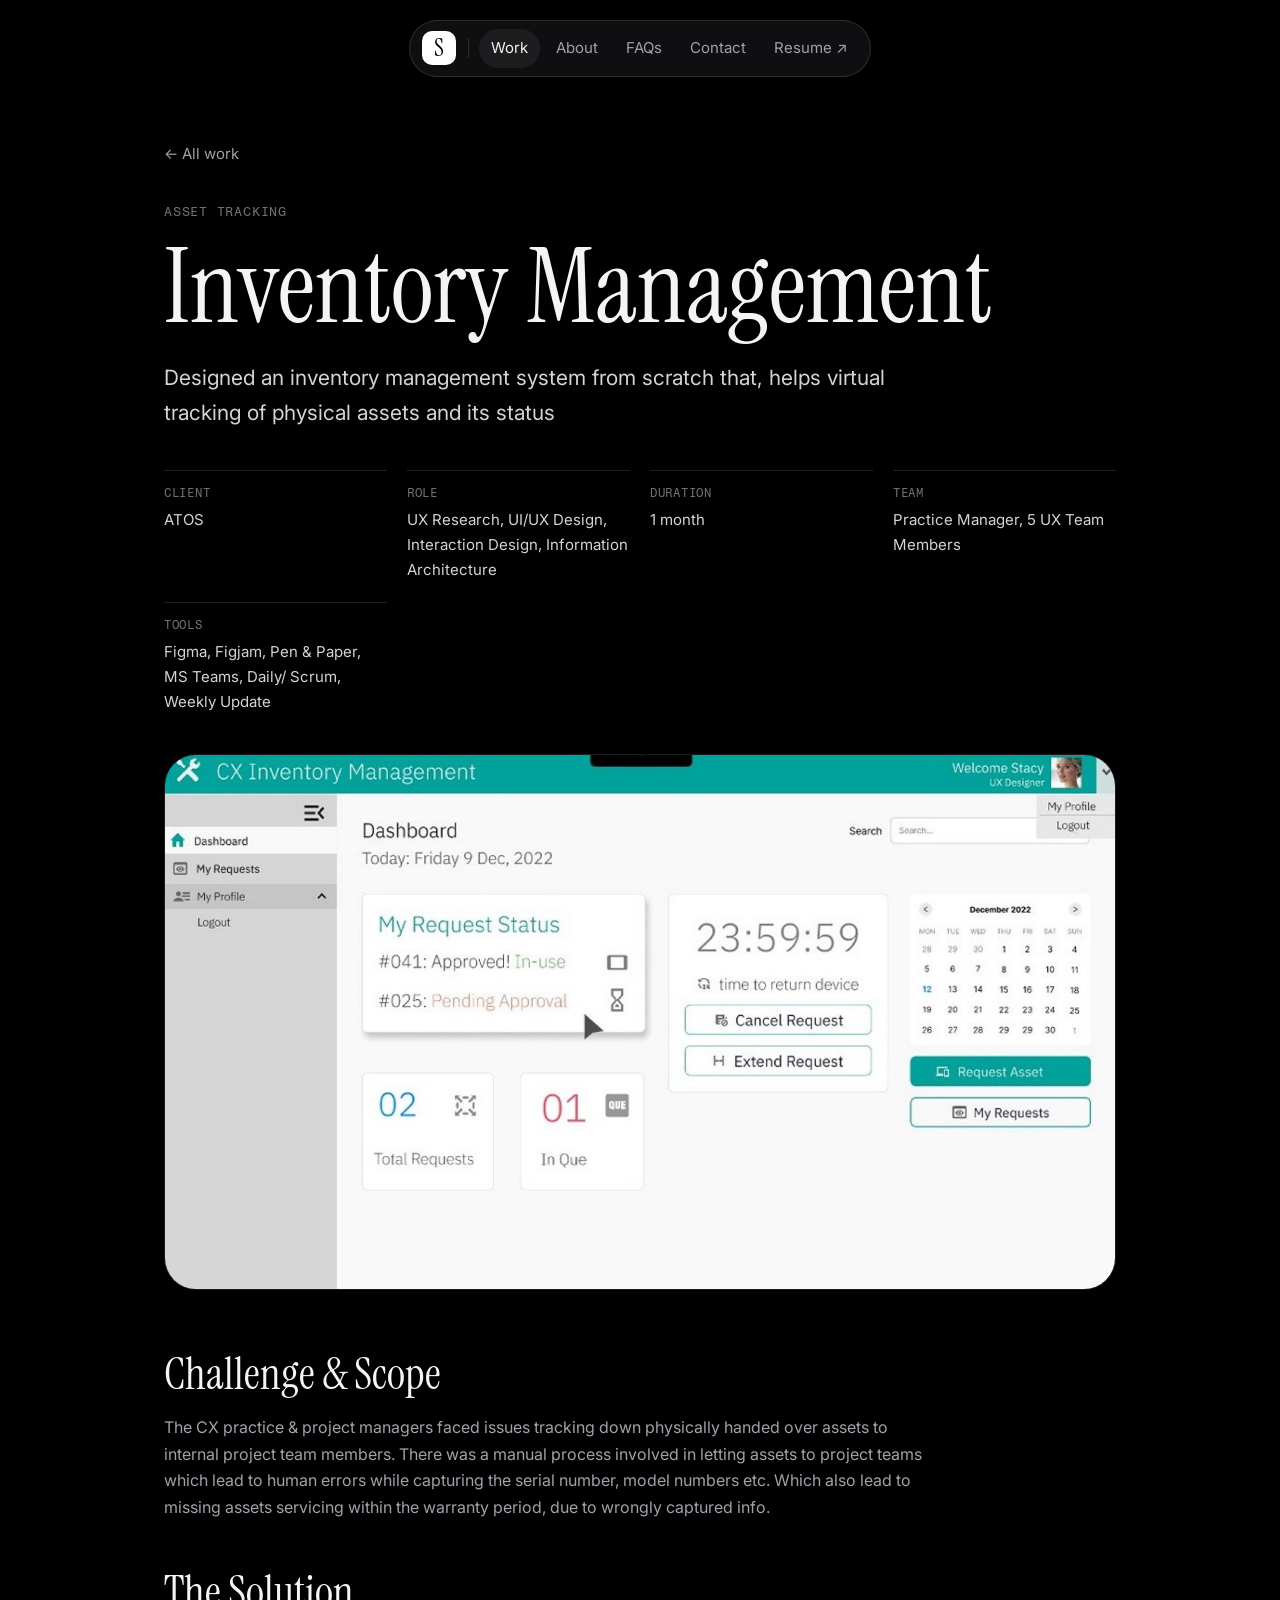
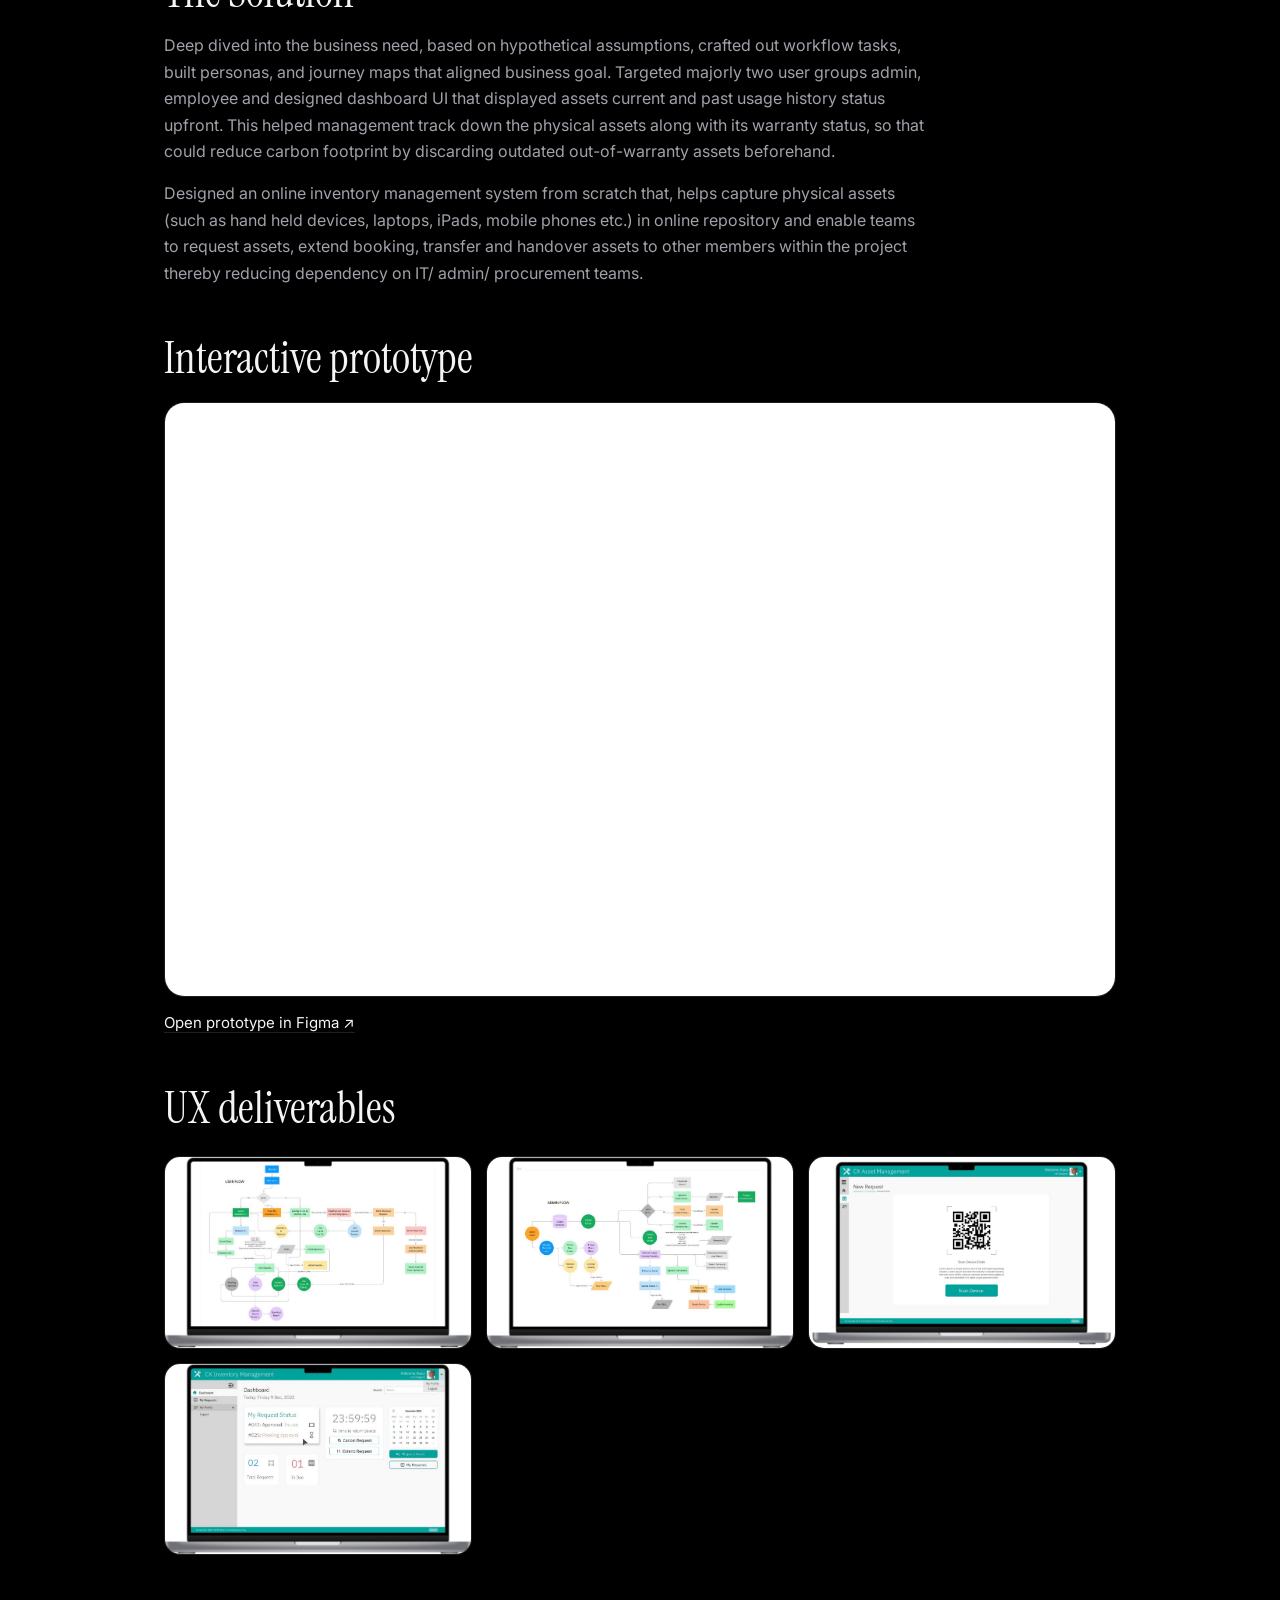
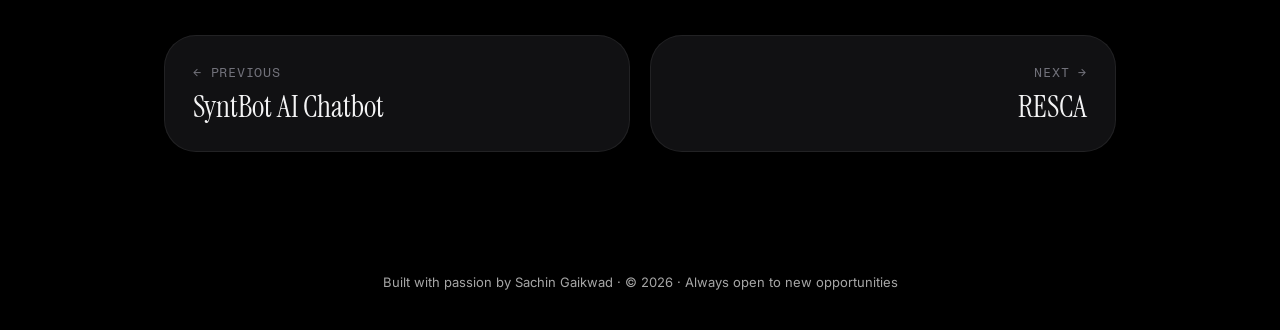
<file: work/inventory-management.html>
<!doctype html>
<html lang="en" class="no-js">
<head>
  <meta charset="utf-8">
  <meta name="viewport" content="width=device-width, initial-scale=1">
  <title>Inventory Management — Sachin Gaikwad</title>
  <meta name="description" content="Designed an inventory management system from scratch that, helps virtual tracking of physical assets and its status">
  <meta name="theme-color" content="#000000">
  <link rel="icon" href="../assets/img/favicon.png" type="image/png">
  <link rel="preconnect" href="https://fonts.googleapis.com">
  <link rel="preconnect" href="https://fonts.gstatic.com" crossorigin>
  <link href="https://fonts.googleapis.com/css2?family=Fragment+Mono&family=Instrument+Serif:ital@0;1&family=Inter:wght@400;500&display=swap" rel="stylesheet">
  <link rel="stylesheet" href="../assets/css/style.css">
</head>
<body>
<a class="skip" href="#main">Skip to content</a>
<nav class="nav" aria-label="Primary">
  <a class="nav__logo" href="../index.html" aria-label="Sachin Gaikwad, home">S</a>
  <span class="nav__sep" aria-hidden="true"></span>
  <a class="nav__link is-active" href="../index.html#work">Work</a>
  <a class="nav__link" href="../index.html#about">About</a>
  <a class="nav__link hide-sm" href="../index.html#faqs">FAQs</a>
  <a class="nav__link" href="../index.html#contact">Contact</a>
  <a class="nav__link" href="../assets/Sachin-Gaikwad-Resume.pdf" target="_blank" rel="noopener">Resume <span class="arrow">↗</span></a>
</nav>
<main id="main">
  <section class="cs-hero">
    <div class="wrap">
      <a class="cs-back" href="../index.html#work">← All work</a>
      <div class="eyebrow">Asset tracking</div>
      <h1>Inventory Management</h1>
      <p class="lead">Designed an inventory management system from scratch that, helps virtual tracking of physical assets and its status</p>
      <div class="cs-meta">
<div><b>Client</b>ATOS</div>
<div><b>Role</b>UX Research, UI/UX Design, Interaction Design, Information Architecture</div>
<div><b>Duration</b>1 month</div>
<div><b>Team</b>Practice Manager, 5 UX Team Members</div>
<div><b>Tools</b>Figma, Figjam, Pen &amp; Paper, MS Teams, Daily/ Scrum, Weekly Update</div>
      </div>
    </div>
  </section>
  <section>
    <div class="wrap">
      <figure class="cs-cover reveal" style="margin:0"><img src="../assets/img/cs/8e13ba_bc1b96749f124cbf95dbc611d3e6cad7.jpg" alt="Inventory management system"></figure>
    </div>
  </section>
  <section class="cs-body">
    <div class="wrap cs-prose">
<h2>Challenge &amp; Scope</h2>
<p>The CX practice &amp; project managers faced issues tracking down physically handed over assets to internal project team members. There was a manual process involved in letting assets to project teams which lead to human errors while capturing the serial number, model numbers etc. Which also lead to missing assets servicing within the warranty period, due to wrongly captured info.</p>
<h2>The Solution</h2>
<p>Deep dived into the business need, based on hypothetical assumptions, crafted out workflow tasks, built personas, and journey maps that aligned business goal. Targeted majorly two user groups admin, employee and designed dashboard UI that displayed assets current and past usage history status upfront. This helped management track down the physical assets along with its warranty status, so that could reduce carbon footprint by discarding outdated out-of-warranty assets beforehand.</p>
<p>Designed an online inventory management system from scratch that, helps capture physical assets (such as hand held devices, laptops, iPads, mobile phones etc.) in online repository and enable teams to request assets, extend booking, transfer and handover assets to other members within the project thereby reducing dependency on IT/ admin/ procurement teams.</p>
<h2>Interactive prototype</h2><div class="embed"><iframe title="Inventory management Figma prototype" loading="lazy" allowfullscreen src="https://embed.figma.com/proto/P6Vj4hQX6W3UFA5KvYy6sb/My-Projects?embed-host=share"></iframe></div><p class="doc-link"><a href="https://www.figma.com/proto/P6Vj4hQX6W3UFA5KvYy6sb/My-Projects" target="_blank" rel="noopener">Open prototype in Figma ↗</a></p>
<h2>UX deliverables</h2>
<div class="gallery">
<figure><button class="zoom" type="button" aria-label="Enlarge image"><img src="../assets/img/cs/8e13ba_1af02302aa68437b91ed4bc314bc1f93.jpg" alt="" loading="lazy" decoding="async" width="1262" height="770"></button></figure>
<figure><button class="zoom" type="button" aria-label="Enlarge image"><img src="../assets/img/cs/8e13ba_e6ae95153dcb40dca64743aede38e8ab.jpg" alt="" loading="lazy" decoding="async" width="1264" height="770"></button></figure>
<figure><button class="zoom" type="button" aria-label="Enlarge image"><img src="../assets/img/cs/8e13ba_110117207ddd48aeb46b4513d6eb03ef.jpg" alt="" loading="lazy" decoding="async" width="1298" height="817"></button></figure>
<figure><button class="zoom" type="button" aria-label="Enlarge image"><img src="../assets/img/cs/8e13ba_b8cd7182c3394e52852b7ac0dcb8a12b.jpg" alt="" loading="lazy" decoding="async" width="1264" height="770"></button></figure>
</div>
    </div>
    <div class="wrap">
      <div class="cs-next">
        <a class="card" href="syntbot-ai-chatbot.html"><div class="eyebrow">← Previous</div><h3>SyntBot AI Chatbot</h3></a>
        <a class="card" href="resca.html"><div class="eyebrow">Next →</div><h3>RESCA</h3></a>
      </div>
    </div>
  </section>
  <footer class="footer">
    <div>Built with passion by Sachin Gaikwad · © <span data-year>2026</span> · Always open to new opportunities</div>
  </footer>
</main>

<dialog class="lightbox" aria-label="Image viewer">
  <button class="lightbox__close" type="button" aria-label="Close">×</button>
  <button class="lightbox__nav lightbox__prev" type="button" aria-label="Previous image">‹</button>
  <img alt="">
  <button class="lightbox__nav lightbox__next" type="button" aria-label="Next image">›</button>
  <div class="lightbox__count" aria-live="polite"></div>
</dialog>
<script src="../assets/js/main.js"></script>
</body>
</html>
</file>
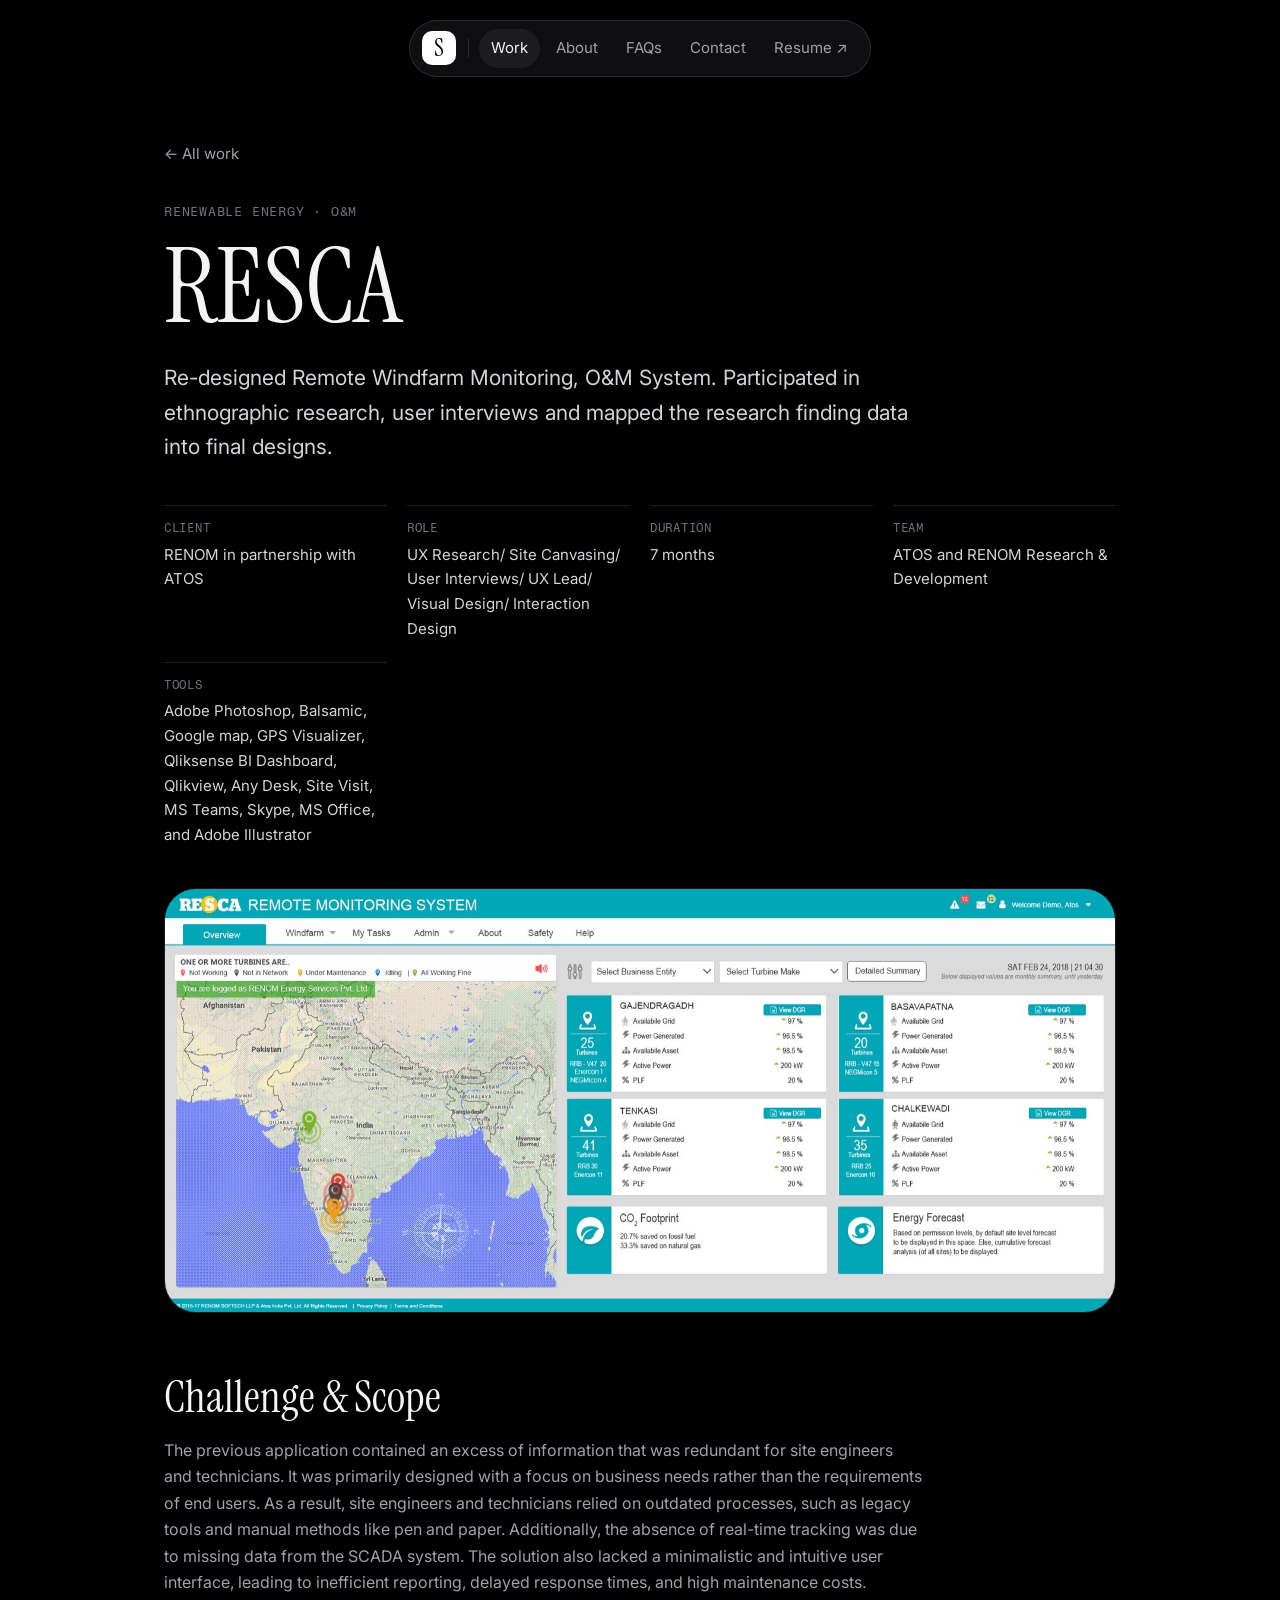
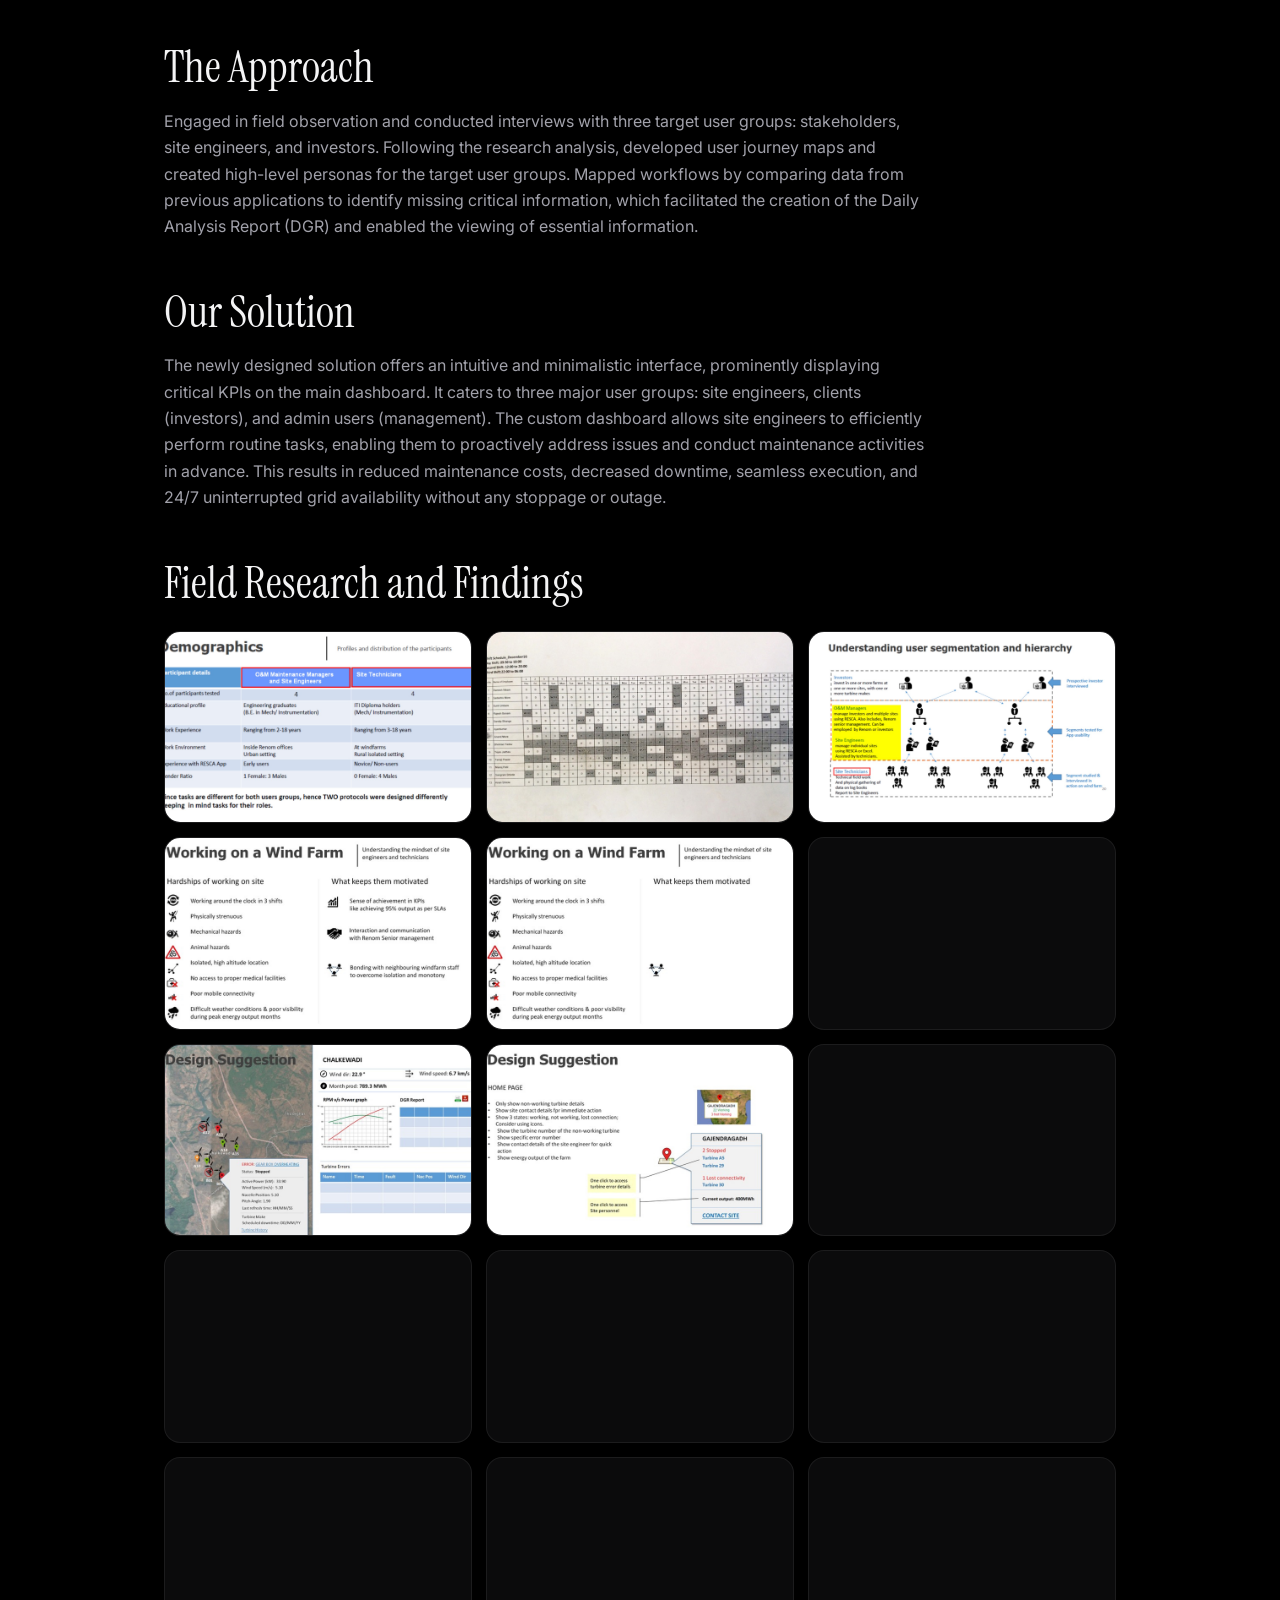
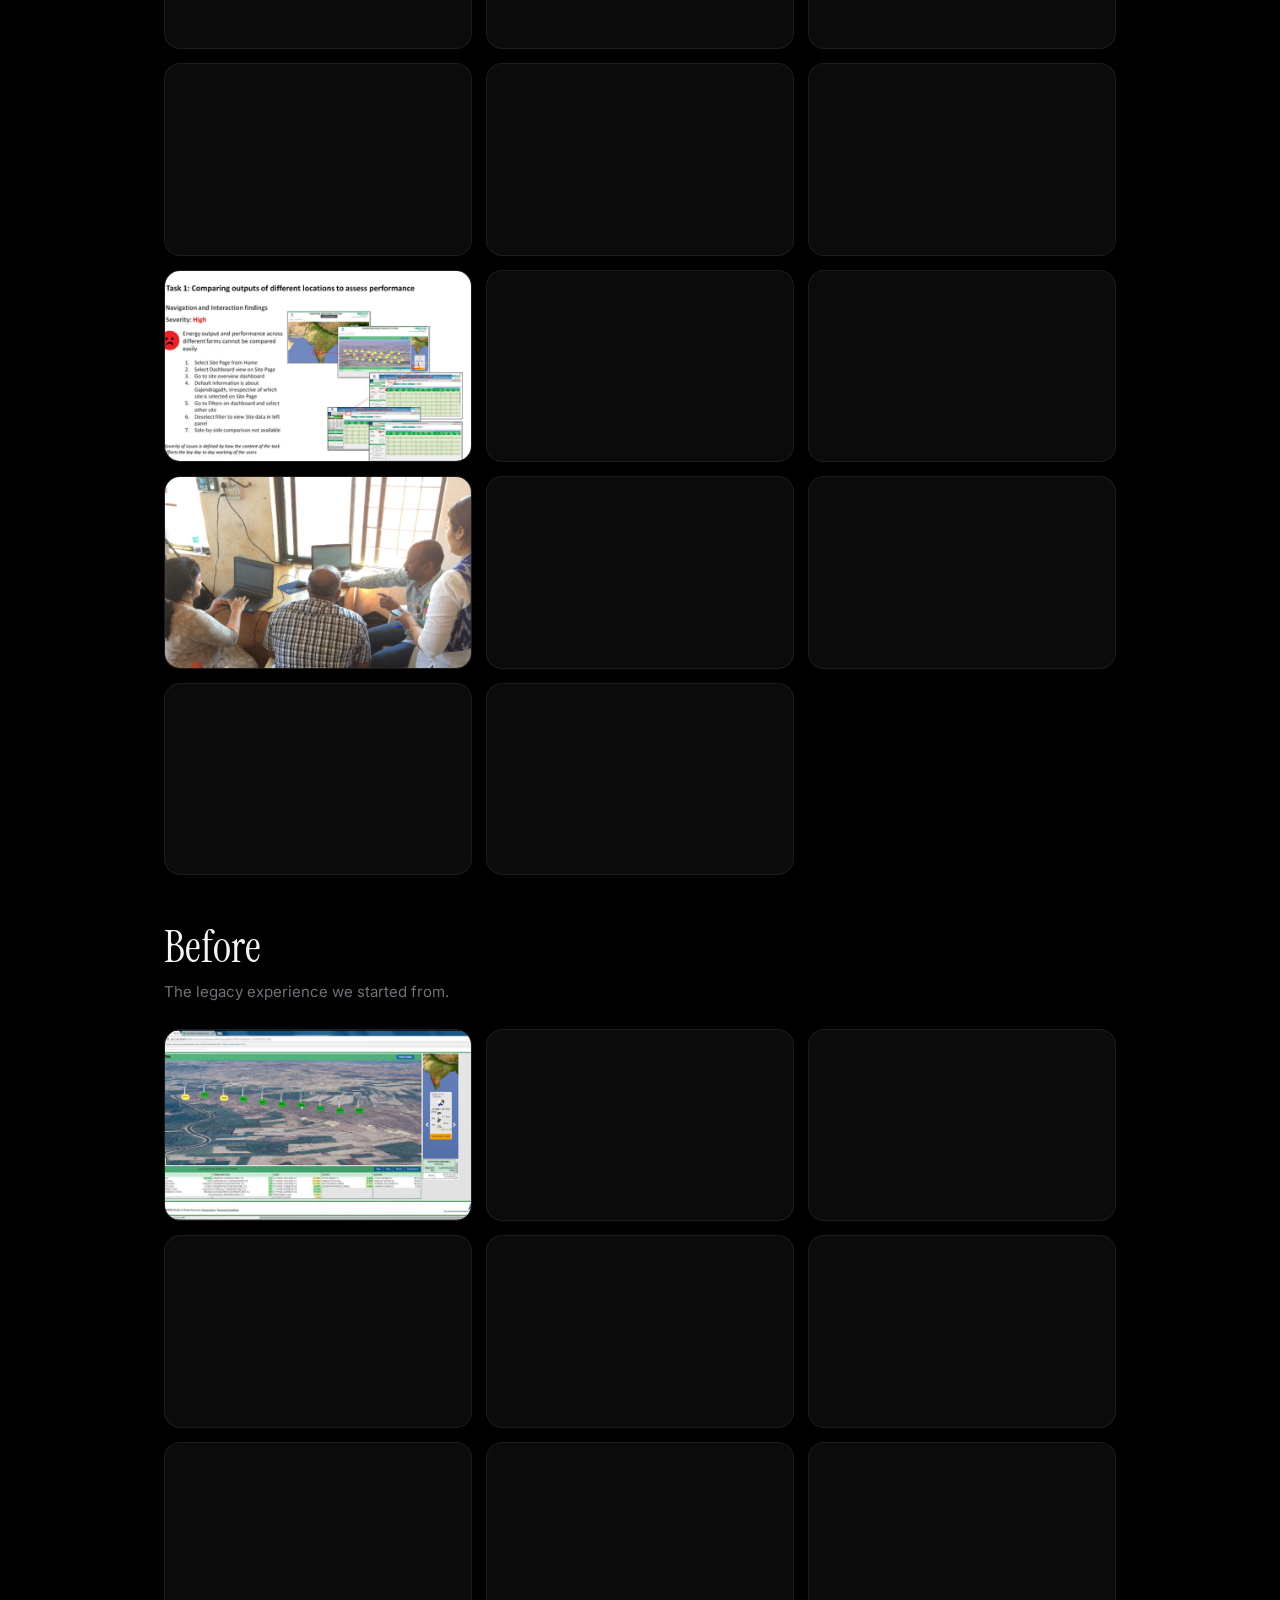
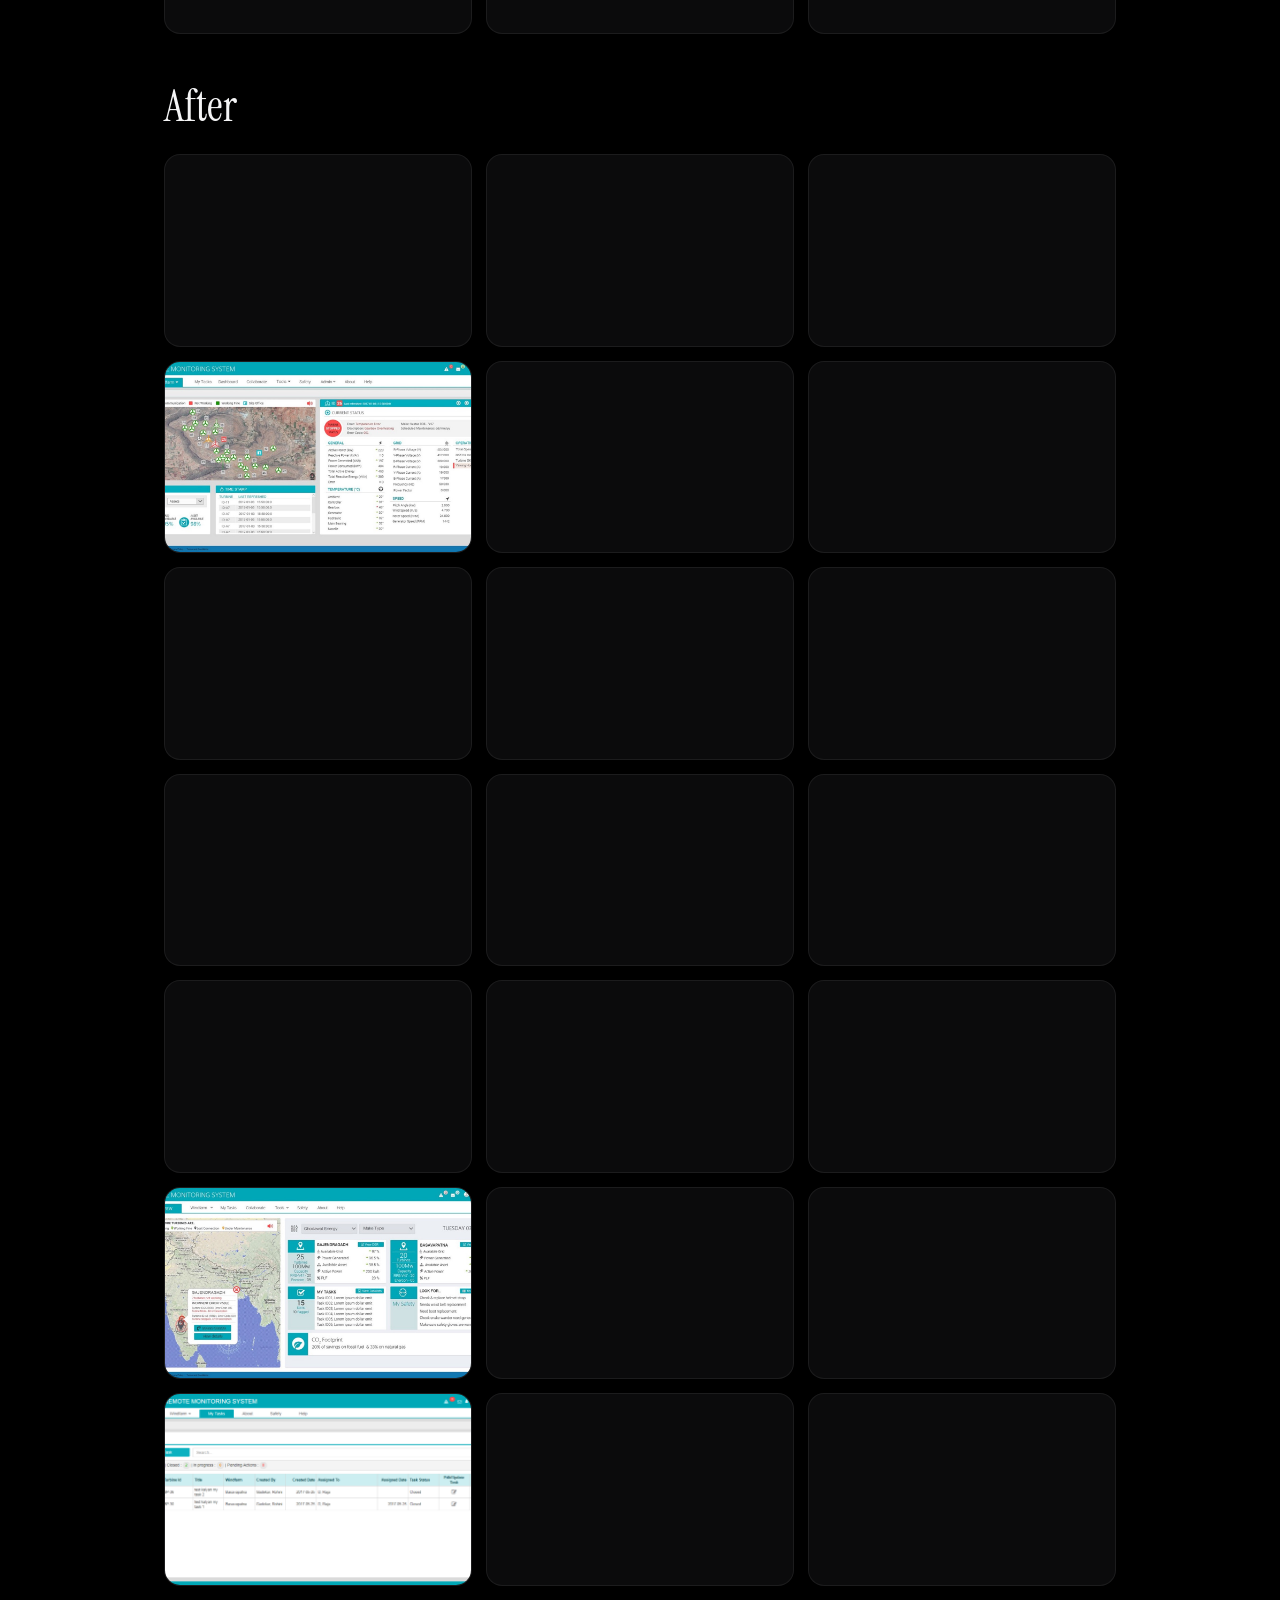
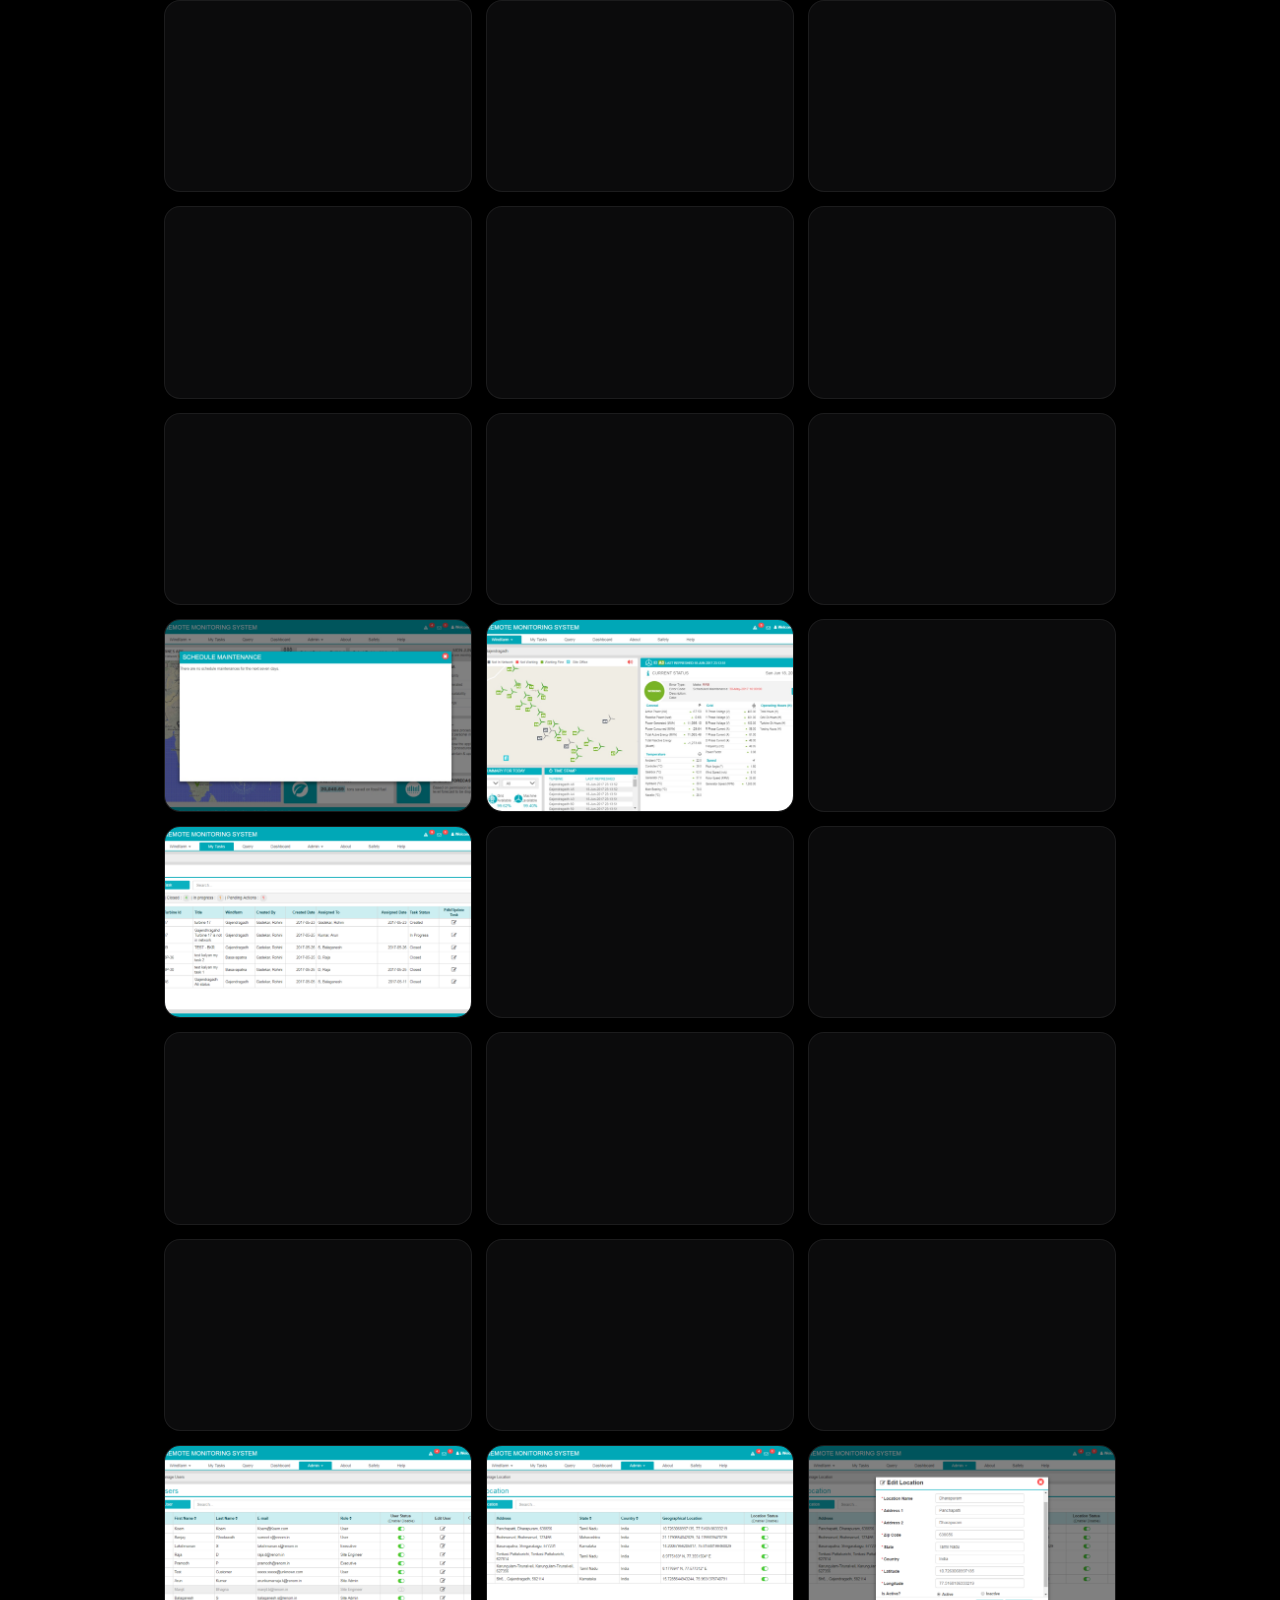
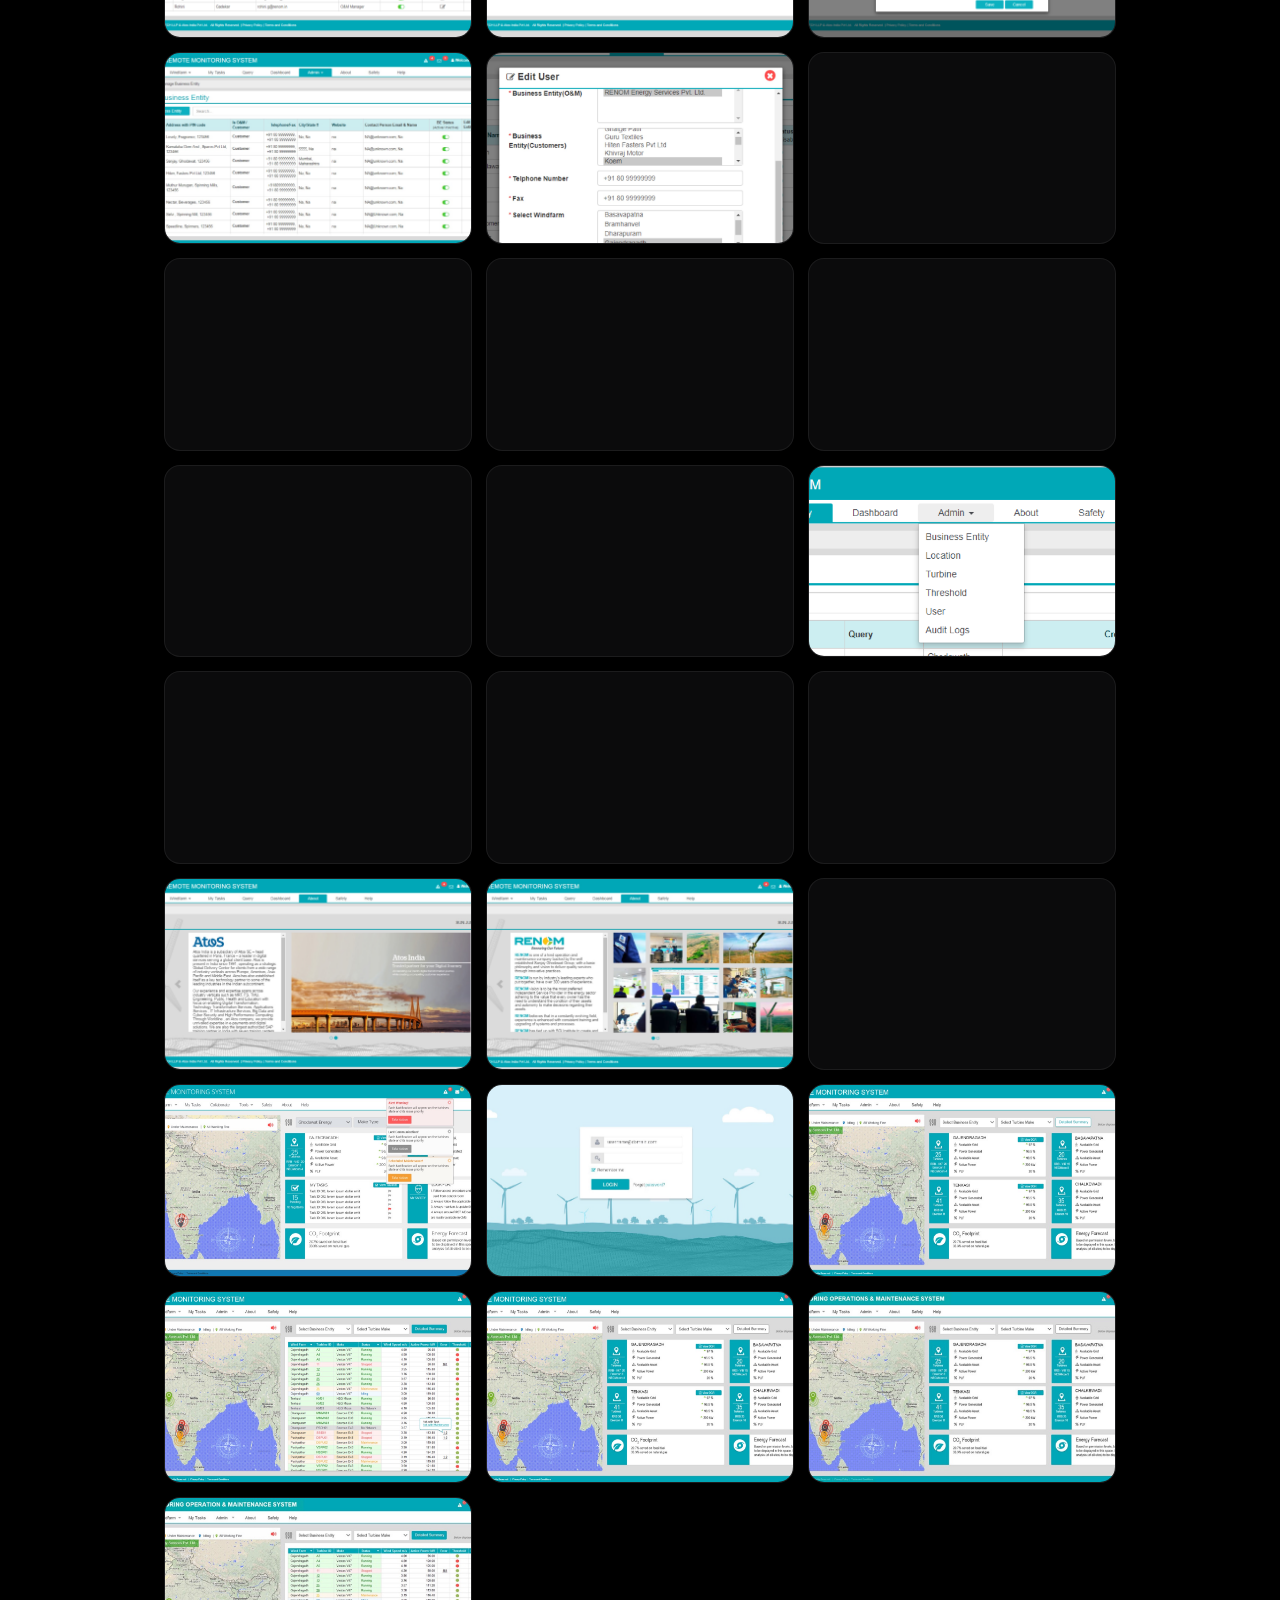
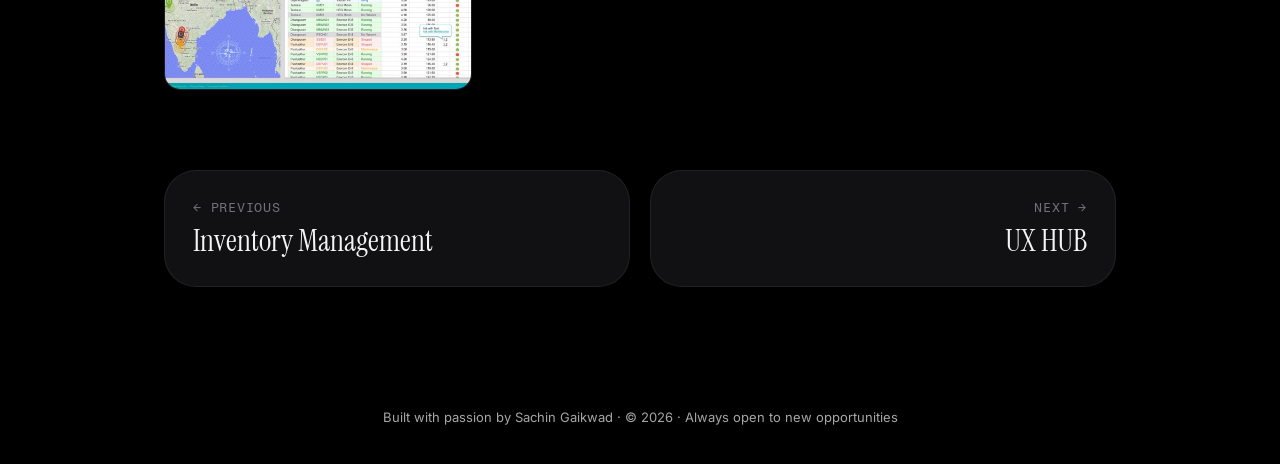
<file: work/resca.html>
<!doctype html>
<html lang="en" class="no-js">
<head>
  <meta charset="utf-8">
  <meta name="viewport" content="width=device-width, initial-scale=1">
  <title>RESCA — Sachin Gaikwad</title>
  <meta name="description" content="Re-designed Remote Windfarm Monitoring, O&amp;M System. Participated in ethnographic research, user interviews and mapped the research finding data into final designs.">
  <meta name="theme-color" content="#000000">
  <link rel="icon" href="../assets/img/favicon.png" type="image/png">
  <link rel="preconnect" href="https://fonts.googleapis.com">
  <link rel="preconnect" href="https://fonts.gstatic.com" crossorigin>
  <link href="https://fonts.googleapis.com/css2?family=Fragment+Mono&family=Instrument+Serif:ital@0;1&family=Inter:wght@400;500&display=swap" rel="stylesheet">
  <link rel="stylesheet" href="../assets/css/style.css">
</head>
<body>
<a class="skip" href="#main">Skip to content</a>
<nav class="nav" aria-label="Primary">
  <a class="nav__logo" href="../index.html" aria-label="Sachin Gaikwad, home">S</a>
  <span class="nav__sep" aria-hidden="true"></span>
  <a class="nav__link is-active" href="../index.html#work">Work</a>
  <a class="nav__link" href="../index.html#about">About</a>
  <a class="nav__link hide-sm" href="../index.html#faqs">FAQs</a>
  <a class="nav__link" href="../index.html#contact">Contact</a>
  <a class="nav__link" href="../assets/Sachin-Gaikwad-Resume.pdf" target="_blank" rel="noopener">Resume <span class="arrow">↗</span></a>
</nav>
<main id="main">
  <section class="cs-hero">
    <div class="wrap">
      <a class="cs-back" href="../index.html#work">← All work</a>
      <div class="eyebrow">Renewable energy · O&amp;M</div>
      <h1>RESCA</h1>
      <p class="lead">Re-designed Remote Windfarm Monitoring, O&amp;M System. Participated in ethnographic research, user interviews and mapped the research finding data into final designs.</p>
      <div class="cs-meta">
<div><b>Client</b>RENOM in partnership with ATOS</div>
<div><b>Role</b>UX Research/ Site Canvasing/ User Interviews/ UX Lead/ Visual Design/ Interaction Design</div>
<div><b>Duration</b>7 months</div>
<div><b>Team</b>ATOS and RENOM Research &amp; Development</div>
<div><b>Tools</b>Adobe Photoshop, Balsamic, Google map, GPS Visualizer, Qliksense BI Dashboard, Qlikview, Any Desk, Site Visit, MS Teams, Skype, MS Office, and Adobe Illustrator</div>
      </div>
    </div>
  </section>
  <section>
    <div class="wrap">
      <figure class="cs-cover reveal" style="margin:0"><img src="../assets/img/cs/8e13ba_c602ad367d4e4e119bd60496b65dbe65.jpg" alt="RESCA"></figure>
    </div>
  </section>
  <section class="cs-body">
    <div class="wrap cs-prose">
<h2>Challenge &amp; Scope</h2>
<p>The previous application contained an excess of information that was redundant for site engineers and technicians. It was primarily designed with a focus on business needs rather than the requirements of end users. As a result, site engineers and technicians relied on outdated processes, such as legacy tools and manual methods like pen and paper. Additionally, the absence of real-time tracking was due to missing data from the SCADA system. The solution also lacked a minimalistic and intuitive user interface, leading to inefficient reporting, delayed response times, and high maintenance costs.</p>
<h2>The Approach</h2>
<p>Engaged in field observation and conducted interviews with three target user groups: stakeholders, site engineers, and investors. Following the research analysis, developed user journey maps and created high-level personas for the target user groups. Mapped workflows by comparing data from previous applications to identify missing critical information, which facilitated the creation of the Daily Analysis Report (DGR) and enabled the viewing of essential information.</p>
<h2>Our Solution</h2>
<p>The newly designed solution offers an intuitive and minimalistic interface, prominently displaying critical KPIs on the main dashboard. It caters to three major user groups: site engineers, clients (investors), and admin users (management). The custom dashboard allows site engineers to efficiently perform routine tasks, enabling them to proactively address issues and conduct maintenance activities in advance. This results in reduced maintenance costs, decreased downtime, seamless execution, and 24/7 uninterrupted grid availability without any stoppage or outage.</p>
<h2>Field Research and Findings</h2>
<div class="gallery">
<figure><button class="zoom" type="button" aria-label="Enlarge image"><img src="../assets/img/cs/8e13ba_307c0496dbc040949b1ae0ae963d9d03.jpg" alt="" loading="lazy" decoding="async"></button></figure>
<figure><button class="zoom" type="button" aria-label="Enlarge image"><img src="../assets/img/cs/8e13ba_deae2fc153b949258c6e1a9916c78668.jpg" alt="" loading="lazy" decoding="async"></button></figure>
<figure><button class="zoom" type="button" aria-label="Enlarge image"><img src="../assets/img/cs/8e13ba_4045b2b909ab4c8ca669152f57a22443.jpg" alt="" loading="lazy" decoding="async"></button></figure>
<figure><button class="zoom" type="button" aria-label="Enlarge image"><img src="../assets/img/cs/8e13ba_1a7681e861ee4bf09e05015fbf8e86f6.jpg" alt="" loading="lazy" decoding="async"></button></figure>
<figure><button class="zoom" type="button" aria-label="Enlarge image"><img src="../assets/img/cs/8e13ba_16d5b853cbdb41a5b630bf22ca84c0c3.jpg" alt="" loading="lazy" decoding="async"></button></figure>
<figure><button class="zoom" type="button" aria-label="Enlarge image"><img src="../assets/img/cs/8e13ba_88a37a0463f6431e9d6346701bc52b50.jpg" alt="" loading="lazy" decoding="async"></button></figure>
<figure><button class="zoom" type="button" aria-label="Enlarge image"><img src="../assets/img/cs/8e13ba_d8a4d210114640439774722e9c92ff50.jpg" alt="" loading="lazy" decoding="async"></button></figure>
<figure><button class="zoom" type="button" aria-label="Enlarge image"><img src="../assets/img/cs/8e13ba_2d4a245e17214c109bcde7c2079a2c5b.jpg" alt="" loading="lazy" decoding="async"></button></figure>
<figure><button class="zoom" type="button" aria-label="Enlarge image"><img src="../assets/img/cs/8e13ba_3eb0f2952b9f4019af76983f2c080afe.jpg" alt="" loading="lazy" decoding="async"></button></figure>
<figure><button class="zoom" type="button" aria-label="Enlarge image"><img src="../assets/img/cs/8e13ba_26640881499e47cf97774bae24bace99.jpg" alt="" loading="lazy" decoding="async"></button></figure>
<figure><button class="zoom" type="button" aria-label="Enlarge image"><img src="../assets/img/cs/8e13ba_e8fc347e06dd4a1da041e5f5c076d347.jpg" alt="" loading="lazy" decoding="async"></button></figure>
<figure><button class="zoom" type="button" aria-label="Enlarge image"><img src="../assets/img/cs/8e13ba_fa50fb1a0eed432d8e7b3c4a4118ae23.jpg" alt="" loading="lazy" decoding="async"></button></figure>
<figure><button class="zoom" type="button" aria-label="Enlarge image"><img src="../assets/img/cs/8e13ba_65eef145c2204517ab45eea4fa66aae1.jpg" alt="" loading="lazy" decoding="async"></button></figure>
<figure><button class="zoom" type="button" aria-label="Enlarge image"><img src="../assets/img/cs/8e13ba_a848823bf1c144269e88c693a326e1cc.jpg" alt="" loading="lazy" decoding="async"></button></figure>
<figure><button class="zoom" type="button" aria-label="Enlarge image"><img src="../assets/img/cs/8e13ba_db4117a9679a455a919e8af015575277.jpg" alt="" loading="lazy" decoding="async"></button></figure>
<figure><button class="zoom" type="button" aria-label="Enlarge image"><img src="../assets/img/cs/8e13ba_84ad9bf4580043cb8a9af78f05480efa.jpg" alt="" loading="lazy" decoding="async"></button></figure>
<figure><button class="zoom" type="button" aria-label="Enlarge image"><img src="../assets/img/cs/8e13ba_6b55c2532f974cdeb11822e2063f5caf.jpg" alt="" loading="lazy" decoding="async"></button></figure>
<figure><button class="zoom" type="button" aria-label="Enlarge image"><img src="../assets/img/cs/8e13ba_1d279704b7ff4c5181cbe8299d3d5942.jpg" alt="" loading="lazy" decoding="async"></button></figure>
<figure><button class="zoom" type="button" aria-label="Enlarge image"><img src="../assets/img/cs/8e13ba_e1a75509a0dd45d484e389541dbf38c5.jpg" alt="" loading="lazy" decoding="async"></button></figure>
<figure><button class="zoom" type="button" aria-label="Enlarge image"><img src="../assets/img/cs/8e13ba_dbdef354319d4a3ab14f39c3a9c19bc4.jpg" alt="" loading="lazy" decoding="async"></button></figure>
<figure><button class="zoom" type="button" aria-label="Enlarge image"><img src="../assets/img/cs/8e13ba_a1e20da585bf457cb8e7ac0787e2eb7c.jpg" alt="" loading="lazy" decoding="async"></button></figure>
<figure><button class="zoom" type="button" aria-label="Enlarge image"><img src="../assets/img/cs/8e13ba_7c956d4520e0410eb5584fc045172dc3.jpg" alt="" loading="lazy" decoding="async"></button></figure>
<figure><button class="zoom" type="button" aria-label="Enlarge image"><img src="../assets/img/cs/8e13ba_d3172fcf0f564bc4aa4cee6842007ff4.jpg" alt="" loading="lazy" decoding="async"></button></figure>
<figure><button class="zoom" type="button" aria-label="Enlarge image"><img src="../assets/img/cs/8e13ba_bf30961c17294cd5b2cb361b20b9f5ef.jpg" alt="" loading="lazy" decoding="async"></button></figure>
<figure><button class="zoom" type="button" aria-label="Enlarge image"><img src="../assets/img/cs/8e13ba_3955b878c5d8421aa995b4dcc20f40bf.jpg" alt="" loading="lazy" decoding="async"></button></figure>
<figure><button class="zoom" type="button" aria-label="Enlarge image"><img src="../assets/img/cs/8e13ba_6169ac28f5444d958cba61bbeeb13e6e.jpg" alt="" loading="lazy" decoding="async"></button></figure>
</div>
<h2>Before</h2>
<p class="muted">The legacy experience we started from.</p>
<div class="gallery">
<figure><button class="zoom" type="button" aria-label="Enlarge image"><img src="../assets/img/cs/8e13ba_26214b5b770a413a987f0e01e527f0e0.jpg" alt="" loading="lazy" decoding="async" width="1030" height="560"></button></figure>
<figure><button class="zoom" type="button" aria-label="Enlarge image"><img src="../assets/img/cs/8e13ba_9317d29e512640fdaa26384df02eda64.jpg" alt="" loading="lazy" decoding="async" width="512" height="526"></button></figure>
<figure><button class="zoom" type="button" aria-label="Enlarge image"><img src="../assets/img/cs/8e13ba_c87d569619b444c5b72c5d44a9d2992d.jpg" alt="" loading="lazy" decoding="async" width="512" height="480"></button></figure>
<figure><button class="zoom" type="button" aria-label="Enlarge image"><img src="../assets/img/cs/8e13ba_3f9f008f78fc45cb9efa4d9c427e2fad.jpg" alt="" loading="lazy" decoding="async" width="1027" height="557"></button></figure>
<figure><button class="zoom" type="button" aria-label="Enlarge image"><img src="../assets/img/cs/8e13ba_d861e7b1d67c42ab88873f6905841445.jpg" alt="" loading="lazy" decoding="async" width="512" height="667"></button></figure>
<figure><button class="zoom" type="button" aria-label="Enlarge image"><img src="../assets/img/cs/8e13ba_95729962f4b04d1d92e0c3a0f70d1f34.jpg" alt="" loading="lazy" decoding="async" width="1030" height="559"></button></figure>
<figure><button class="zoom" type="button" aria-label="Enlarge image"><img src="../assets/img/cs/8e13ba_55b31266d3ee42608e16317f2ade1baa.jpg" alt="" loading="lazy" decoding="async" width="1029" height="559"></button></figure>
<figure><button class="zoom" type="button" aria-label="Enlarge image"><img src="../assets/img/cs/8e13ba_5c86cf4adcb2472b95f441e612037231.jpg" alt="" loading="lazy" decoding="async" width="1029" height="556"></button></figure>
<figure><button class="zoom" type="button" aria-label="Enlarge image"><img src="../assets/img/cs/8e13ba_68a85e26e7d940f182d065f9f462ffb5.jpg" alt="" loading="lazy" decoding="async" width="1028" height="558"></button></figure>
</div>
<h2>After</h2>
<div class="gallery">
<figure><button class="zoom" type="button" aria-label="Enlarge image"><img src="../assets/img/cs/8e13ba_7cc09e0b970a4f598c5dd05f2b719423.jpg" alt="" loading="lazy" decoding="async" width="1248" height="556"></button></figure>
<figure><button class="zoom" type="button" aria-label="Enlarge image"><img src="../assets/img/cs/8e13ba_603420a561c94155b43ad5285a468eba.jpg" alt="" loading="lazy" decoding="async" width="1248" height="556"></button></figure>
<figure><button class="zoom" type="button" aria-label="Enlarge image"><img src="../assets/img/cs/8e13ba_59021101ada04c4585af1c94cd6d6b61.jpg" alt="" loading="lazy" decoding="async" width="1248" height="556"></button></figure>
<figure><button class="zoom" type="button" aria-label="Enlarge image"><img src="../assets/img/cs/8e13ba_7575b234a7754567bb410f46ad73cf7f.jpg" alt="" loading="lazy" decoding="async" width="1248" height="556"></button></figure>
<figure><button class="zoom" type="button" aria-label="Enlarge image"><img src="../assets/img/cs/8e13ba_d81647b0bc4046a69eb2e8168142f6e4.jpg" alt="" loading="lazy" decoding="async" width="1248" height="556"></button></figure>
<figure><button class="zoom" type="button" aria-label="Enlarge image"><img src="../assets/img/cs/8e13ba_690e89cc10934c14b8aa7d7e5bd00342.jpg" alt="" loading="lazy" decoding="async" width="1248" height="556"></button></figure>
<figure><button class="zoom" type="button" aria-label="Enlarge image"><img src="../assets/img/cs/8e13ba_75f82d57a3204005b417d459846d9b95.jpg" alt="" loading="lazy" decoding="async" width="1248" height="556"></button></figure>
<figure><button class="zoom" type="button" aria-label="Enlarge image"><img src="../assets/img/cs/8e13ba_a75a7eea30b043bcbb42906c6a016261.jpg" alt="" loading="lazy" decoding="async" width="1248" height="556"></button></figure>
<figure><button class="zoom" type="button" aria-label="Enlarge image"><img src="../assets/img/cs/8e13ba_87bc29bbc62142bfb059aa04cab8e5d2.jpg" alt="" loading="lazy" decoding="async" width="1248" height="556"></button></figure>
<figure><button class="zoom" type="button" aria-label="Enlarge image"><img src="../assets/img/cs/8e13ba_5293f1108f0841f18546b831ebe59b6a.jpg" alt="" loading="lazy" decoding="async" width="1248" height="556"></button></figure>
<figure><button class="zoom" type="button" aria-label="Enlarge image"><img src="../assets/img/cs/8e13ba_dcf7fcba796e44cca06bd5cb46d69b00.jpg" alt="" loading="lazy" decoding="async" width="1248" height="556"></button></figure>
<figure><button class="zoom" type="button" aria-label="Enlarge image"><img src="../assets/img/cs/8e13ba_e5835e2252fa4a8f94bc9f7905d95e28.jpg" alt="" loading="lazy" decoding="async" width="1248" height="556"></button></figure>
<figure><button class="zoom" type="button" aria-label="Enlarge image"><img src="../assets/img/cs/8e13ba_20e53357dae24d1489e7f3cb019cd06c.jpg" alt="" loading="lazy" decoding="async" width="1248" height="556"></button></figure>
<figure><button class="zoom" type="button" aria-label="Enlarge image"><img src="../assets/img/cs/8e13ba_f9b5cbcc8a784ccb91de9b5ee688b79a.jpg" alt="" loading="lazy" decoding="async" width="1248" height="556"></button></figure>
<figure><button class="zoom" type="button" aria-label="Enlarge image"><img src="../assets/img/cs/8e13ba_130aa6ef5b164ccea0e9c7f1f9308dd5.jpg" alt="" loading="lazy" decoding="async" width="1248" height="556"></button></figure>
<figure><button class="zoom" type="button" aria-label="Enlarge image"><img src="../assets/img/cs/8e13ba_389bb861479e450abe161bb7e4a886eb.jpg" alt="" loading="lazy" decoding="async" width="1248" height="556"></button></figure>
<figure><button class="zoom" type="button" aria-label="Enlarge image"><img src="../assets/img/cs/8e13ba_51214493788e43a98b833b5371f0fb42.jpg" alt="" loading="lazy" decoding="async" width="1366" height="662"></button></figure>
<figure><button class="zoom" type="button" aria-label="Enlarge image"><img src="../assets/img/cs/8e13ba_7bc7cefda162417cb5eab368a64d184d.jpg" alt="" loading="lazy" decoding="async" width="1366" height="662"></button></figure>
<figure><button class="zoom" type="button" aria-label="Enlarge image"><img src="../assets/img/cs/8e13ba_1f6f583806104dff9faf48952bce81ae.png" alt="" loading="lazy" decoding="async" width="1366" height="662"></button></figure>
<figure><button class="zoom" type="button" aria-label="Enlarge image"><img src="../assets/img/cs/8e13ba_21c5cc49278a49e5b85e418f90cb6154.jpg" alt="" loading="lazy" decoding="async" width="1366" height="662"></button></figure>
<figure><button class="zoom" type="button" aria-label="Enlarge image"><img src="../assets/img/cs/8e13ba_b0e632edfb024420b80f6e8af21e216d.jpg" alt="" loading="lazy" decoding="async" width="1366" height="662"></button></figure>
<figure><button class="zoom" type="button" aria-label="Enlarge image"><img src="../assets/img/cs/8e13ba_a2e5c0f7921346c7ba9fbc0572a00613.png" alt="" loading="lazy" decoding="async" width="1366" height="662"></button></figure>
<figure><button class="zoom" type="button" aria-label="Enlarge image"><img src="../assets/img/cs/8e13ba_4710948d34754bc595420217a21838a9.jpg" alt="" loading="lazy" decoding="async" width="1366" height="662"></button></figure>
<figure><button class="zoom" type="button" aria-label="Enlarge image"><img src="../assets/img/cs/8e13ba_9d4ab4199ef244be915060fb9c2e3e65.jpg" alt="" loading="lazy" decoding="async" width="1350" height="663"></button></figure>
<figure><button class="zoom" type="button" aria-label="Enlarge image"><img src="../assets/img/cs/8e13ba_ae88bb834f5346a881a800fa0d6fb1d8.jpg" alt="" loading="lazy" decoding="async" width="1366" height="662"></button></figure>
<figure><button class="zoom" type="button" aria-label="Enlarge image"><img src="../assets/img/cs/8e13ba_aff14704d8fe4cedb55990eca0797e2e.jpg" alt="" loading="lazy" decoding="async" width="1366" height="662"></button></figure>
<figure><button class="zoom" type="button" aria-label="Enlarge image"><img src="../assets/img/cs/8e13ba_e017740e989949439436f483576e4533.jpg" alt="" loading="lazy" decoding="async" width="1366" height="662"></button></figure>
<figure><button class="zoom" type="button" aria-label="Enlarge image"><img src="../assets/img/cs/8e13ba_9b24775e88ea455a97305a30b1eb796d.jpg" alt="" loading="lazy" decoding="async" width="1366" height="662"></button></figure>
<figure><button class="zoom" type="button" aria-label="Enlarge image"><img src="../assets/img/cs/8e13ba_6eb6c6cb79fa44fea3cdca2166c1d4cf.jpg" alt="" loading="lazy" decoding="async" width="1366" height="662"></button></figure>
<figure><button class="zoom" type="button" aria-label="Enlarge image"><img src="../assets/img/cs/8e13ba_af2e98e43528497db0b460239b40f75f.jpg" alt="" loading="lazy" decoding="async" width="1366" height="662"></button></figure>
<figure><button class="zoom" type="button" aria-label="Enlarge image"><img src="../assets/img/cs/8e13ba_223359395f9b43c3bfe5f4a94428e055.jpg" alt="" loading="lazy" decoding="async" width="1366" height="662"></button></figure>
<figure><button class="zoom" type="button" aria-label="Enlarge image"><img src="../assets/img/cs/8e13ba_5e3265d7fb5e4c7980fc8dd853a36f41.jpg" alt="" loading="lazy" decoding="async" width="1366" height="662"></button></figure>
<figure><button class="zoom" type="button" aria-label="Enlarge image"><img src="../assets/img/cs/8e13ba_4770aec953d6437ca221e0ac1f7ec084.png" alt="" loading="lazy" decoding="async" width="1366" height="662"></button></figure>
<figure><button class="zoom" type="button" aria-label="Enlarge image"><img src="../assets/img/cs/8e13ba_1b8e0e24f16644dca01187bbf71ad869.png" alt="" loading="lazy" decoding="async" width="1366" height="662"></button></figure>
<figure><button class="zoom" type="button" aria-label="Enlarge image"><img src="../assets/img/cs/8e13ba_ccf904703b254a6ebc2db1c4091747b4.png" alt="" loading="lazy" decoding="async" width="636" height="500"></button></figure>
<figure><button class="zoom" type="button" aria-label="Enlarge image"><img src="../assets/img/cs/8e13ba_d4e7e4e2c56d4ed1b4c0a796e306711b.jpg" alt="" loading="lazy" decoding="async" width="1366" height="662"></button></figure>
<figure><button class="zoom" type="button" aria-label="Enlarge image"><img src="../assets/img/cs/8e13ba_ba4397e43ad443f6860766a1aaaee31c.jpg" alt="" loading="lazy" decoding="async" width="1366" height="662"></button></figure>
<figure><button class="zoom" type="button" aria-label="Enlarge image"><img src="../assets/img/cs/8e13ba_ee790368fd2f440ea85df9fafdd94826.jpg" alt="" loading="lazy" decoding="async" width="1366" height="662"></button></figure>
<figure><button class="zoom" type="button" aria-label="Enlarge image"><img src="../assets/img/cs/8e13ba_1b7ea660adb9448f85d3baf8882e5496.jpg" alt="" loading="lazy" decoding="async" width="1366" height="662"></button></figure>
<figure><button class="zoom" type="button" aria-label="Enlarge image"><img src="../assets/img/cs/8e13ba_08baaab961c34f1485cb62f1c56f7f8f.jpg" alt="" loading="lazy" decoding="async" width="1366" height="662"></button></figure>
<figure><button class="zoom" type="button" aria-label="Enlarge image"><img src="../assets/img/cs/8e13ba_e3369a20d7944c949ff41f74a14de9fa.png" alt="" loading="lazy" decoding="async" width="1366" height="662"></button></figure>
<figure><button class="zoom" type="button" aria-label="Enlarge image"><img src="../assets/img/cs/8e13ba_602e4c28e72146a7b333f89004074a6c.png" alt="" loading="lazy" decoding="async" width="679" height="353"></button></figure>
<figure><button class="zoom" type="button" aria-label="Enlarge image"><img src="../assets/img/cs/8e13ba_b8dad1eb58084865b3511b7fbc046f0e.png" alt="" loading="lazy" decoding="async" width="1366" height="662"></button></figure>
<figure><button class="zoom" type="button" aria-label="Enlarge image"><img src="../assets/img/cs/8e13ba_ef7925f0f1e249cb8484c7b438ac4fc3.png" alt="" loading="lazy" decoding="async" width="1366" height="662"></button></figure>
<figure><button class="zoom" type="button" aria-label="Enlarge image"><img src="../assets/img/cs/8e13ba_a60e93069182405d8c3f77b0f2f82e82.png" alt="" loading="lazy" decoding="async" width="1366" height="662"></button></figure>
<figure><button class="zoom" type="button" aria-label="Enlarge image"><img src="../assets/img/cs/8e13ba_de1dd97a74a94f178079c41619e4732b.jpg" alt="" loading="lazy" decoding="async" width="1366" height="662"></button></figure>
<figure><button class="zoom" type="button" aria-label="Enlarge image"><img src="../assets/img/cs/8e13ba_18a5cb154995449cbf8ec023007bd486.jpg" alt="" loading="lazy" decoding="async" width="646" height="528"></button></figure>
<figure><button class="zoom" type="button" aria-label="Enlarge image"><img src="../assets/img/cs/8e13ba_67ea41ae110847a0a6dba837f507e61d.jpg" alt="" loading="lazy" decoding="async" width="636" height="507"></button></figure>
<figure><button class="zoom" type="button" aria-label="Enlarge image"><img src="../assets/img/cs/8e13ba_9a4f7fcf2ce64269a3e22aeb6e03db74.png" alt="" loading="lazy" decoding="async" width="644" height="528"></button></figure>
<figure><button class="zoom" type="button" aria-label="Enlarge image"><img src="../assets/img/cs/8e13ba_cf8cc644168e4afd92be186db497ac7d.jpg" alt="" loading="lazy" decoding="async" width="636" height="521"></button></figure>
<figure><button class="zoom" type="button" aria-label="Enlarge image"><img src="../assets/img/cs/8e13ba_cb6366f1eb564e5caa480eeea6b16a28.png" alt="" loading="lazy" decoding="async" width="643" height="481"></button></figure>
<figure><button class="zoom" type="button" aria-label="Enlarge image"><img src="../assets/img/cs/8e13ba_cf17f079a9fd42da88d360800b09d3e6.png" alt="" loading="lazy" decoding="async" width="625" height="490"></button></figure>
<figure><button class="zoom" type="button" aria-label="Enlarge image"><img src="../assets/img/cs/8e13ba_7d1798f0874845da92f54c4dc7750f42.png" alt="" loading="lazy" decoding="async" width="645" height="500"></button></figure>
<figure><button class="zoom" type="button" aria-label="Enlarge image"><img src="../assets/img/cs/8e13ba_eb9cf14ce32e490fb42dd4e3bfd91e14.png" alt="" loading="lazy" decoding="async" width="1366" height="285"></button></figure>
<figure><button class="zoom" type="button" aria-label="Enlarge image"><img src="../assets/img/cs/8e13ba_f0899ad766ac41e580bac4624547fed7.png" alt="" loading="lazy" decoding="async" width="502" height="180"></button></figure>
<figure><button class="zoom" type="button" aria-label="Enlarge image"><img src="../assets/img/cs/8e13ba_52d1ca2410e147959a0f3c2eea416564.jpg" alt="" loading="lazy" decoding="async" width="320" height="309"></button></figure>
<figure><button class="zoom" type="button" aria-label="Enlarge image"><img src="../assets/img/cs/8e13ba_47ca946c4e3749b9b06c419fdc412efa.png" alt="" loading="lazy" decoding="async" width="1366" height="662"></button></figure>
<figure><button class="zoom" type="button" aria-label="Enlarge image"><img src="../assets/img/cs/8e13ba_7232b6e6d4464488acd1f8722cdc20a0.jpg" alt="" loading="lazy" decoding="async" width="1366" height="662"></button></figure>
<figure><button class="zoom" type="button" aria-label="Enlarge image"><img src="../assets/img/cs/8e13ba_089122bd37c14bfc988e56b2503751a2.jpg" alt="" loading="lazy" decoding="async" width="1366" height="662"></button></figure>
<figure><button class="zoom" type="button" aria-label="Enlarge image"><img src="../assets/img/cs/8e13ba_caa40db499a84a63aeaf583241828e8f.png" alt="" loading="lazy" decoding="async" width="1366" height="662"></button></figure>
<figure><button class="zoom" type="button" aria-label="Enlarge image"><img src="../assets/img/cs/8e13ba_d280cf7accb04eef832396ff3f345420.jpg" alt="" loading="lazy" decoding="async" width="1920" height="855"></button></figure>
<figure><button class="zoom" type="button" aria-label="Enlarge image"><img src="../assets/img/cs/8e13ba_23cefcbb22334118a9e6d07586446d8d.jpg" alt="" loading="lazy" decoding="async" width="1338" height="754"></button></figure>
<figure><button class="zoom" type="button" aria-label="Enlarge image"><img src="../assets/img/cs/8e13ba_590ac8425c9945d2840c03bbbcc3c060.jpg" alt="" loading="lazy" decoding="async" width="1920" height="855"></button></figure>
<figure><button class="zoom" type="button" aria-label="Enlarge image"><img src="../assets/img/cs/8e13ba_fa3c7a169b144240ba27a5207be38611.jpg" alt="" loading="lazy" decoding="async" width="1920" height="855"></button></figure>
<figure><button class="zoom" type="button" aria-label="Enlarge image"><img src="../assets/img/cs/8e13ba_c602ad367d4e4e119bd60496b65dbe65.jpg" alt="" loading="lazy" decoding="async" width="1920" height="855"></button></figure>
<figure><button class="zoom" type="button" aria-label="Enlarge image"><img src="../assets/img/cs/8e13ba_69e022c8f5874ca1bf295c632bb9bf83.jpg" alt="" loading="lazy" decoding="async" width="1152" height="513"></button></figure>
<figure><button class="zoom" type="button" aria-label="Enlarge image"><img src="../assets/img/cs/8e13ba_4bf1fe0f0d19423a9332aa4000a51d81.jpg" alt="" loading="lazy" decoding="async" width="1152" height="513"></button></figure>
</div>
    </div>
    <div class="wrap">
      <div class="cs-next">
        <a class="card" href="inventory-management.html"><div class="eyebrow">← Previous</div><h3>Inventory Management</h3></a>
        <a class="card" href="ux-hub.html"><div class="eyebrow">Next →</div><h3>UX HUB</h3></a>
      </div>
    </div>
  </section>
  <footer class="footer">
    <div>Built with passion by Sachin Gaikwad · © <span data-year>2026</span> · Always open to new opportunities</div>
  </footer>
</main>

<dialog class="lightbox" aria-label="Image viewer">
  <button class="lightbox__close" type="button" aria-label="Close">×</button>
  <button class="lightbox__nav lightbox__prev" type="button" aria-label="Previous image">‹</button>
  <img alt="">
  <button class="lightbox__nav lightbox__next" type="button" aria-label="Next image">›</button>
  <div class="lightbox__count" aria-live="polite"></div>
</dialog>
<script src="../assets/js/main.js"></script>
</body>
</html>
</file>
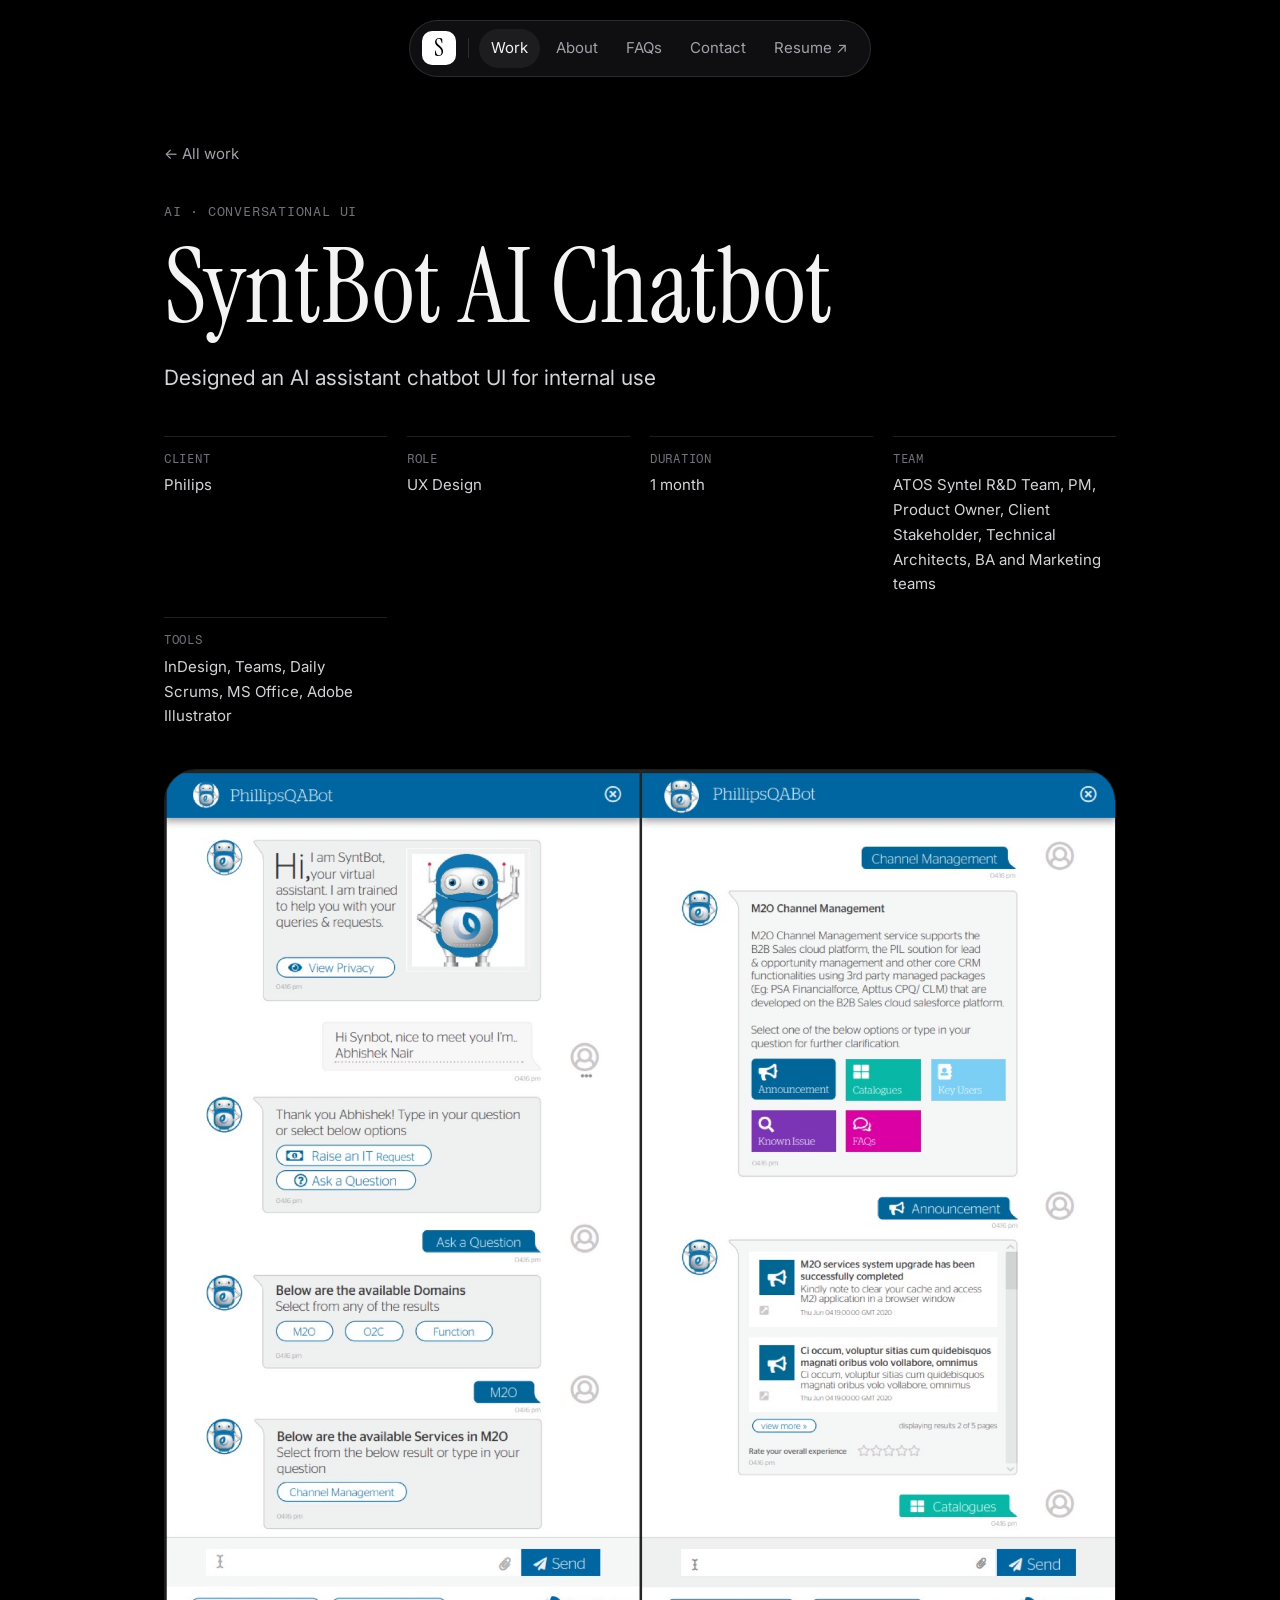
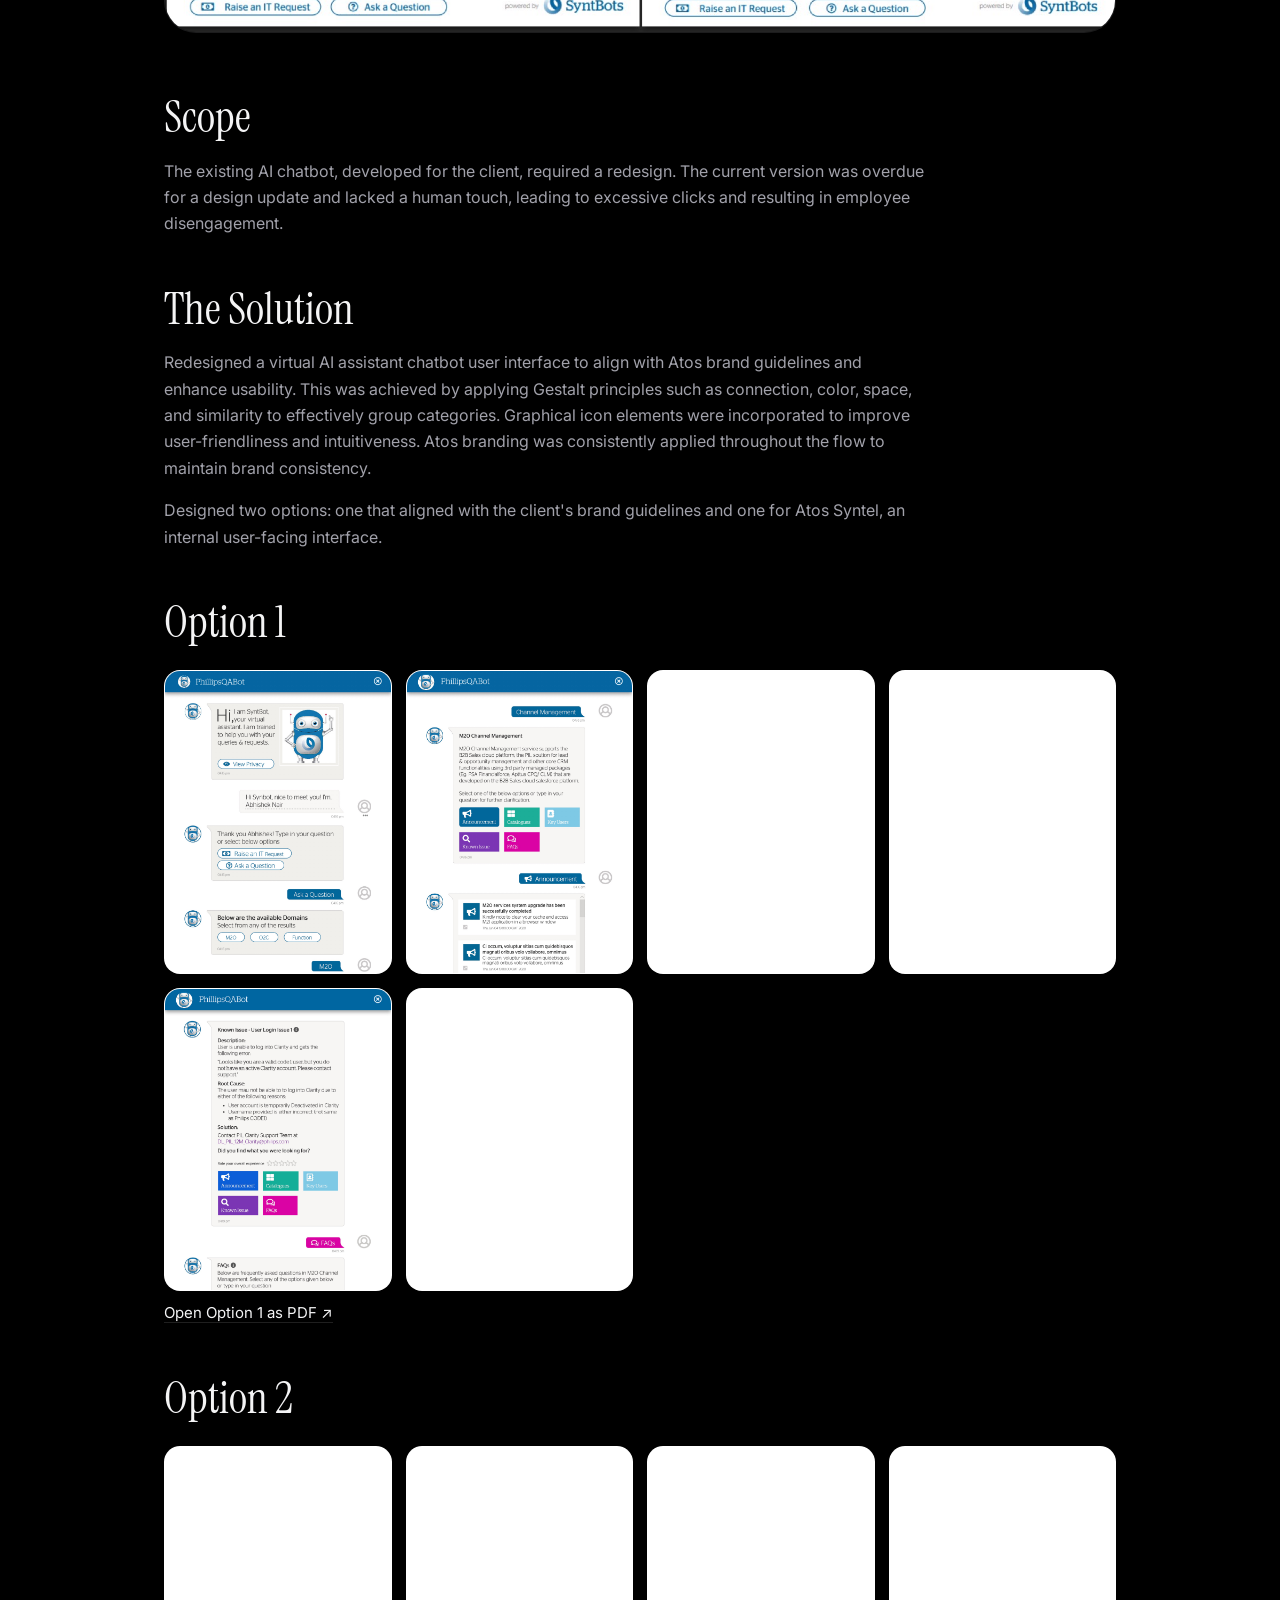
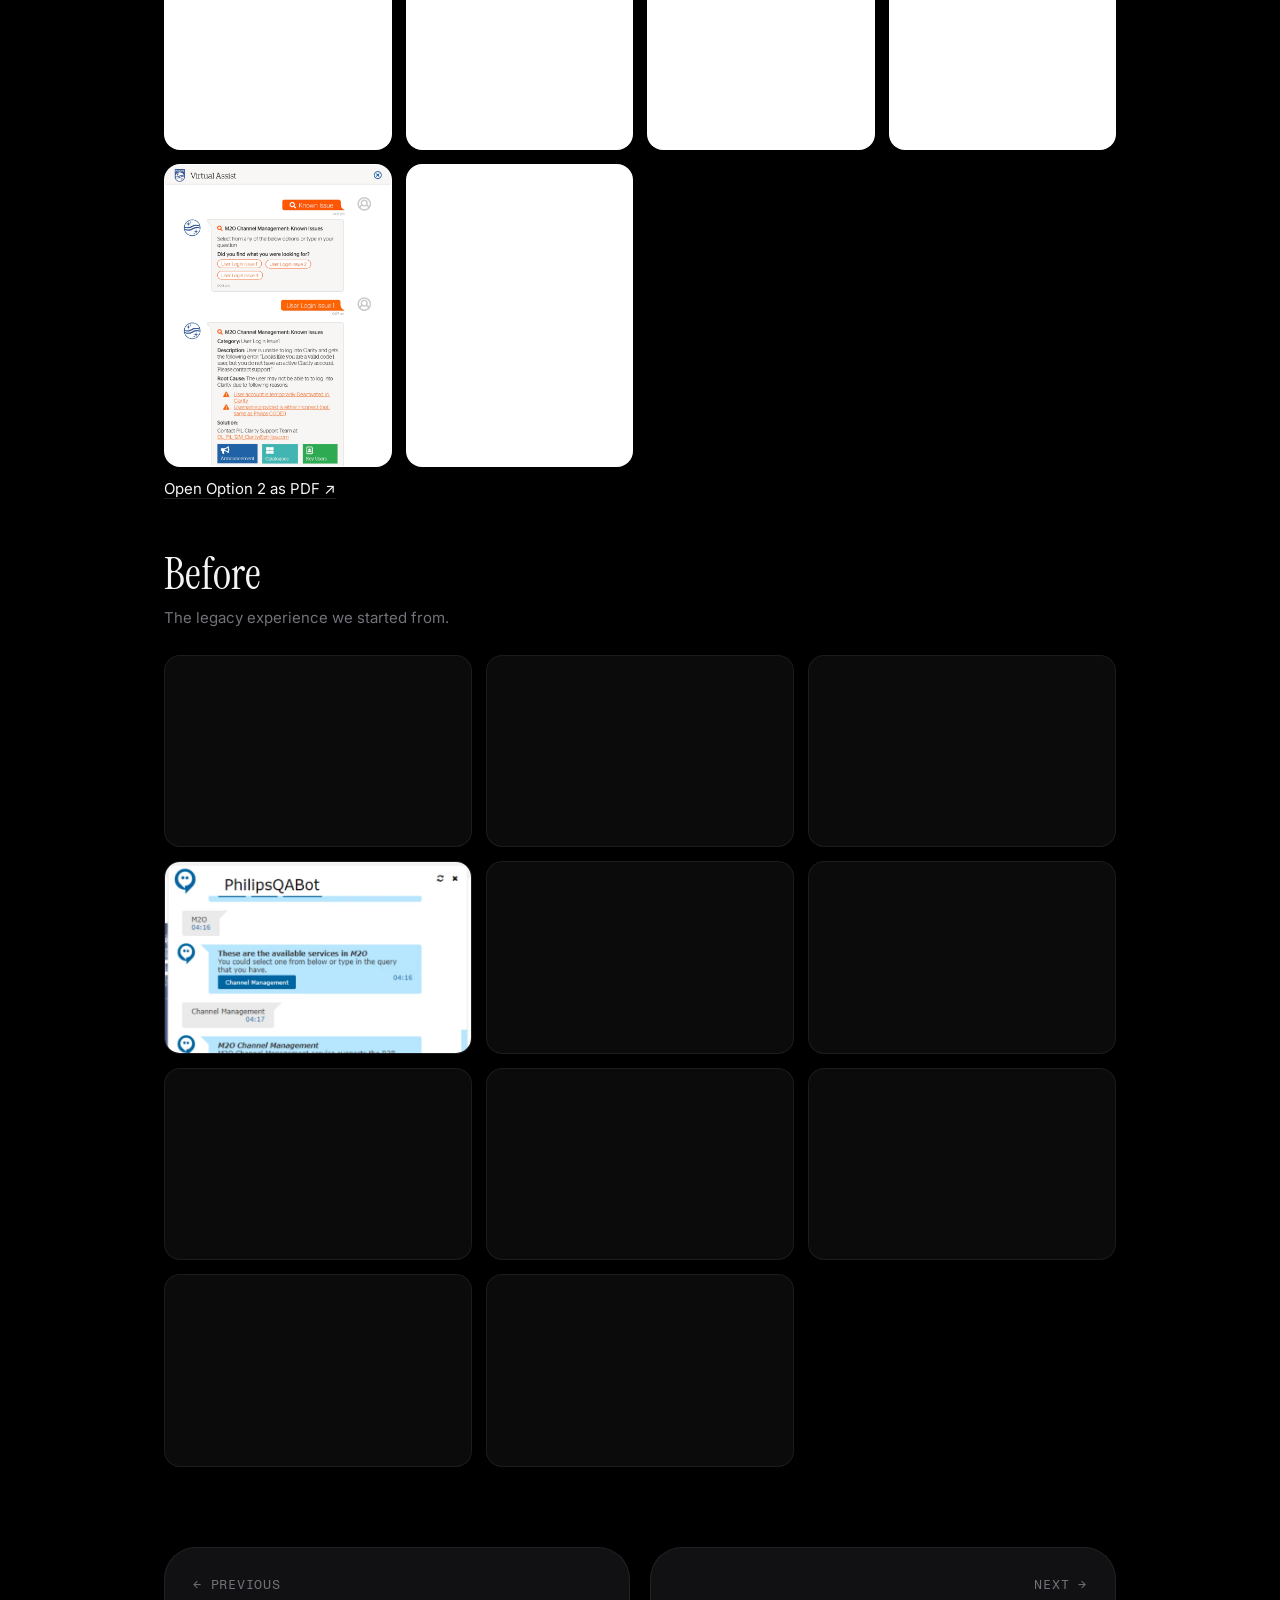
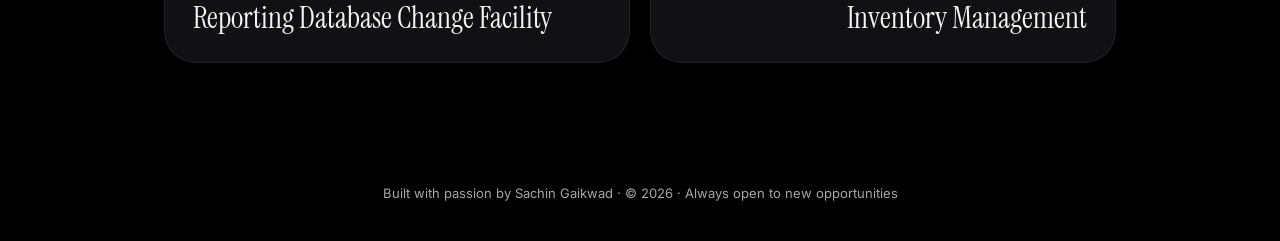
<file: work/syntbot-ai-chatbot.html>
<!doctype html>
<html lang="en" class="no-js">
<head>
  <meta charset="utf-8">
  <meta name="viewport" content="width=device-width, initial-scale=1">
  <title>SyntBot AI Chatbot — Sachin Gaikwad</title>
  <meta name="description" content="Designed an AI assistant chatbot UI for internal use">
  <meta name="theme-color" content="#000000">
  <link rel="icon" href="../assets/img/favicon.png" type="image/png">
  <link rel="preconnect" href="https://fonts.googleapis.com">
  <link rel="preconnect" href="https://fonts.gstatic.com" crossorigin>
  <link href="https://fonts.googleapis.com/css2?family=Fragment+Mono&family=Instrument+Serif:ital@0;1&family=Inter:wght@400;500&display=swap" rel="stylesheet">
  <link rel="stylesheet" href="../assets/css/style.css">
</head>
<body>
<a class="skip" href="#main">Skip to content</a>
<nav class="nav" aria-label="Primary">
  <a class="nav__logo" href="../index.html" aria-label="Sachin Gaikwad, home">S</a>
  <span class="nav__sep" aria-hidden="true"></span>
  <a class="nav__link is-active" href="../index.html#work">Work</a>
  <a class="nav__link" href="../index.html#about">About</a>
  <a class="nav__link hide-sm" href="../index.html#faqs">FAQs</a>
  <a class="nav__link" href="../index.html#contact">Contact</a>
  <a class="nav__link" href="../assets/Sachin-Gaikwad-Resume.pdf" target="_blank" rel="noopener">Resume <span class="arrow">↗</span></a>
</nav>
<main id="main">
  <section class="cs-hero">
    <div class="wrap">
      <a class="cs-back" href="../index.html#work">← All work</a>
      <div class="eyebrow">AI · Conversational UI</div>
      <h1>SyntBot AI Chatbot</h1>
      <p class="lead">Designed an AI assistant chatbot UI for internal use</p>
      <div class="cs-meta">
<div><b>Client</b>Philips</div>
<div><b>Role</b>UX Design</div>
<div><b>Duration</b>1 month</div>
<div><b>Team</b>ATOS Syntel R&amp;D Team, PM, Product Owner, Client Stakeholder, Technical Architects, BA and Marketing teams</div>
<div><b>Tools</b>InDesign, Teams, Daily Scrums, MS Office, Adobe Illustrator</div>
      </div>
    </div>
  </section>
  <section>
    <div class="wrap">
      <figure class="cs-cover reveal" style="margin:0"><img src="../assets/img/cs/8e13ba_f2319756498b4753af1c3f89458904ee.jpg" alt="Philips Virtual AI Assistant Powered by SyntBot"></figure>
    </div>
  </section>
  <section class="cs-body">
    <div class="wrap cs-prose">
<h2>Scope</h2>
<p>The existing AI chatbot, developed for the client, required a redesign. The current version was overdue for a design update and lacked a human touch, leading to excessive clicks and resulting in employee disengagement.</p>
<h2>The Solution</h2>
<p>Redesigned a virtual AI assistant chatbot user interface to align with Atos brand guidelines and enhance usability. This was achieved by applying Gestalt principles such as connection, color, space, and similarity to effectively group categories. Graphical icon elements were incorporated to improve user-friendliness and intuitiveness. Atos branding was consistently applied throughout the flow to maintain brand consistency.</p>
<p>Designed two options: one that aligned with the client&#x27;s brand guidelines and one for Atos Syntel, an internal user-facing interface.</p>
<h2>Option 1</h2>
<div class="gallery gallery--doc"><figure><button class="zoom" type="button" aria-label="Enlarge page 1"><img src="../assets/img/cs/pdf/syntbot-option1-1.jpg" alt="Option 1 — page 1" loading="lazy" decoding="async"></button></figure><figure><button class="zoom" type="button" aria-label="Enlarge page 2"><img src="../assets/img/cs/pdf/syntbot-option1-2.jpg" alt="Option 1 — page 2" loading="lazy" decoding="async"></button></figure><figure><button class="zoom" type="button" aria-label="Enlarge page 3"><img src="../assets/img/cs/pdf/syntbot-option1-3.jpg" alt="Option 1 — page 3" loading="lazy" decoding="async"></button></figure><figure><button class="zoom" type="button" aria-label="Enlarge page 4"><img src="../assets/img/cs/pdf/syntbot-option1-4.jpg" alt="Option 1 — page 4" loading="lazy" decoding="async"></button></figure><figure><button class="zoom" type="button" aria-label="Enlarge page 5"><img src="../assets/img/cs/pdf/syntbot-option1-5.jpg" alt="Option 1 — page 5" loading="lazy" decoding="async"></button></figure><figure><button class="zoom" type="button" aria-label="Enlarge page 6"><img src="../assets/img/cs/pdf/syntbot-option1-6.jpg" alt="Option 1 — page 6" loading="lazy" decoding="async"></button></figure></div><p class="doc-link"><a href="../assets/docs/syntbot-option-1.pdf" target="_blank" rel="noopener">Open Option 1 as PDF ↗</a></p>
<h2>Option 2</h2>
<div class="gallery gallery--doc"><figure><button class="zoom" type="button" aria-label="Enlarge page 1"><img src="../assets/img/cs/pdf/syntbot-option2-1.jpg" alt="Option 2 — page 1" loading="lazy" decoding="async"></button></figure><figure><button class="zoom" type="button" aria-label="Enlarge page 2"><img src="../assets/img/cs/pdf/syntbot-option2-2.jpg" alt="Option 2 — page 2" loading="lazy" decoding="async"></button></figure><figure><button class="zoom" type="button" aria-label="Enlarge page 3"><img src="../assets/img/cs/pdf/syntbot-option2-3.jpg" alt="Option 2 — page 3" loading="lazy" decoding="async"></button></figure><figure><button class="zoom" type="button" aria-label="Enlarge page 4"><img src="../assets/img/cs/pdf/syntbot-option2-4.jpg" alt="Option 2 — page 4" loading="lazy" decoding="async"></button></figure><figure><button class="zoom" type="button" aria-label="Enlarge page 5"><img src="../assets/img/cs/pdf/syntbot-option2-5.jpg" alt="Option 2 — page 5" loading="lazy" decoding="async"></button></figure><figure><button class="zoom" type="button" aria-label="Enlarge page 6"><img src="../assets/img/cs/pdf/syntbot-option2-6.jpg" alt="Option 2 — page 6" loading="lazy" decoding="async"></button></figure></div><p class="doc-link"><a href="../assets/docs/syntbot-option-2.pdf" target="_blank" rel="noopener">Open Option 2 as PDF ↗</a></p>
<h2>Before</h2>
<p class="muted">The legacy experience we started from.</p>
<div class="gallery">
<figure><button class="zoom" type="button" aria-label="Enlarge image"><img src="../assets/img/cs/8e13ba_2f8a7e5096a14ae2bdb6709d032823f7.jpg" alt="" loading="lazy" decoding="async" width="521" height="618"></button></figure>
<figure><button class="zoom" type="button" aria-label="Enlarge image"><img src="../assets/img/cs/8e13ba_af3da34f6bd744999120870f48d9d44f.jpg" alt="" loading="lazy" decoding="async" width="528" height="626"></button></figure>
<figure><button class="zoom" type="button" aria-label="Enlarge image"><img src="../assets/img/cs/8e13ba_97d17d95512f478b817d9f377844c962.jpg" alt="" loading="lazy" decoding="async" width="533" height="626"></button></figure>
<figure><button class="zoom" type="button" aria-label="Enlarge image"><img src="../assets/img/cs/8e13ba_cf08c0cef4bb4091821d4411bb6c1d54.jpg" alt="" loading="lazy" decoding="async" width="531" height="627"></button></figure>
<figure><button class="zoom" type="button" aria-label="Enlarge image"><img src="../assets/img/cs/8e13ba_e03248f71246458d9c6a630f7bda1331.jpg" alt="" loading="lazy" decoding="async" width="533" height="626"></button></figure>
<figure><button class="zoom" type="button" aria-label="Enlarge image"><img src="../assets/img/cs/8e13ba_bb68b941794440ddaf963ea8e16b1912.jpg" alt="" loading="lazy" decoding="async" width="530" height="630"></button></figure>
<figure><button class="zoom" type="button" aria-label="Enlarge image"><img src="../assets/img/cs/8e13ba_26b8cf3129fd4c5c9a6811735afe9726.jpg" alt="" loading="lazy" decoding="async" width="531" height="629"></button></figure>
<figure><button class="zoom" type="button" aria-label="Enlarge image"><img src="../assets/img/cs/8e13ba_f678f8914c394cff85a1bd1f2f3bd56a.jpg" alt="" loading="lazy" decoding="async" width="533" height="622"></button></figure>
<figure><button class="zoom" type="button" aria-label="Enlarge image"><img src="../assets/img/cs/8e13ba_e2f8ea120108477a99b1e45a2e1d296f.jpg" alt="" loading="lazy" decoding="async" width="525" height="622"></button></figure>
<figure><button class="zoom" type="button" aria-label="Enlarge image"><img src="../assets/img/cs/8e13ba_f4593044ffdd4c7abb26b5970c387476.jpg" alt="" loading="lazy" decoding="async" width="531" height="627"></button></figure>
<figure><button class="zoom" type="button" aria-label="Enlarge image"><img src="../assets/img/cs/8e13ba_ef474acc2eff4b4d986bcec99f322444.jpg" alt="" loading="lazy" decoding="async" width="530" height="626"></button></figure>
</div>
    </div>
    <div class="wrap">
      <div class="cs-next">
        <a class="card" href="aam-rdcf.html"><div class="eyebrow">← Previous</div><h3>Reporting Database Change Facility</h3></a>
        <a class="card" href="inventory-management.html"><div class="eyebrow">Next →</div><h3>Inventory Management</h3></a>
      </div>
    </div>
  </section>
  <footer class="footer">
    <div>Built with passion by Sachin Gaikwad · © <span data-year>2026</span> · Always open to new opportunities</div>
  </footer>
</main>

<dialog class="lightbox" aria-label="Image viewer">
  <button class="lightbox__close" type="button" aria-label="Close">×</button>
  <button class="lightbox__nav lightbox__prev" type="button" aria-label="Previous image">‹</button>
  <img alt="">
  <button class="lightbox__nav lightbox__next" type="button" aria-label="Next image">›</button>
  <div class="lightbox__count" aria-live="polite"></div>
</dialog>
<script src="../assets/js/main.js"></script>
</body>
</html>
</file>
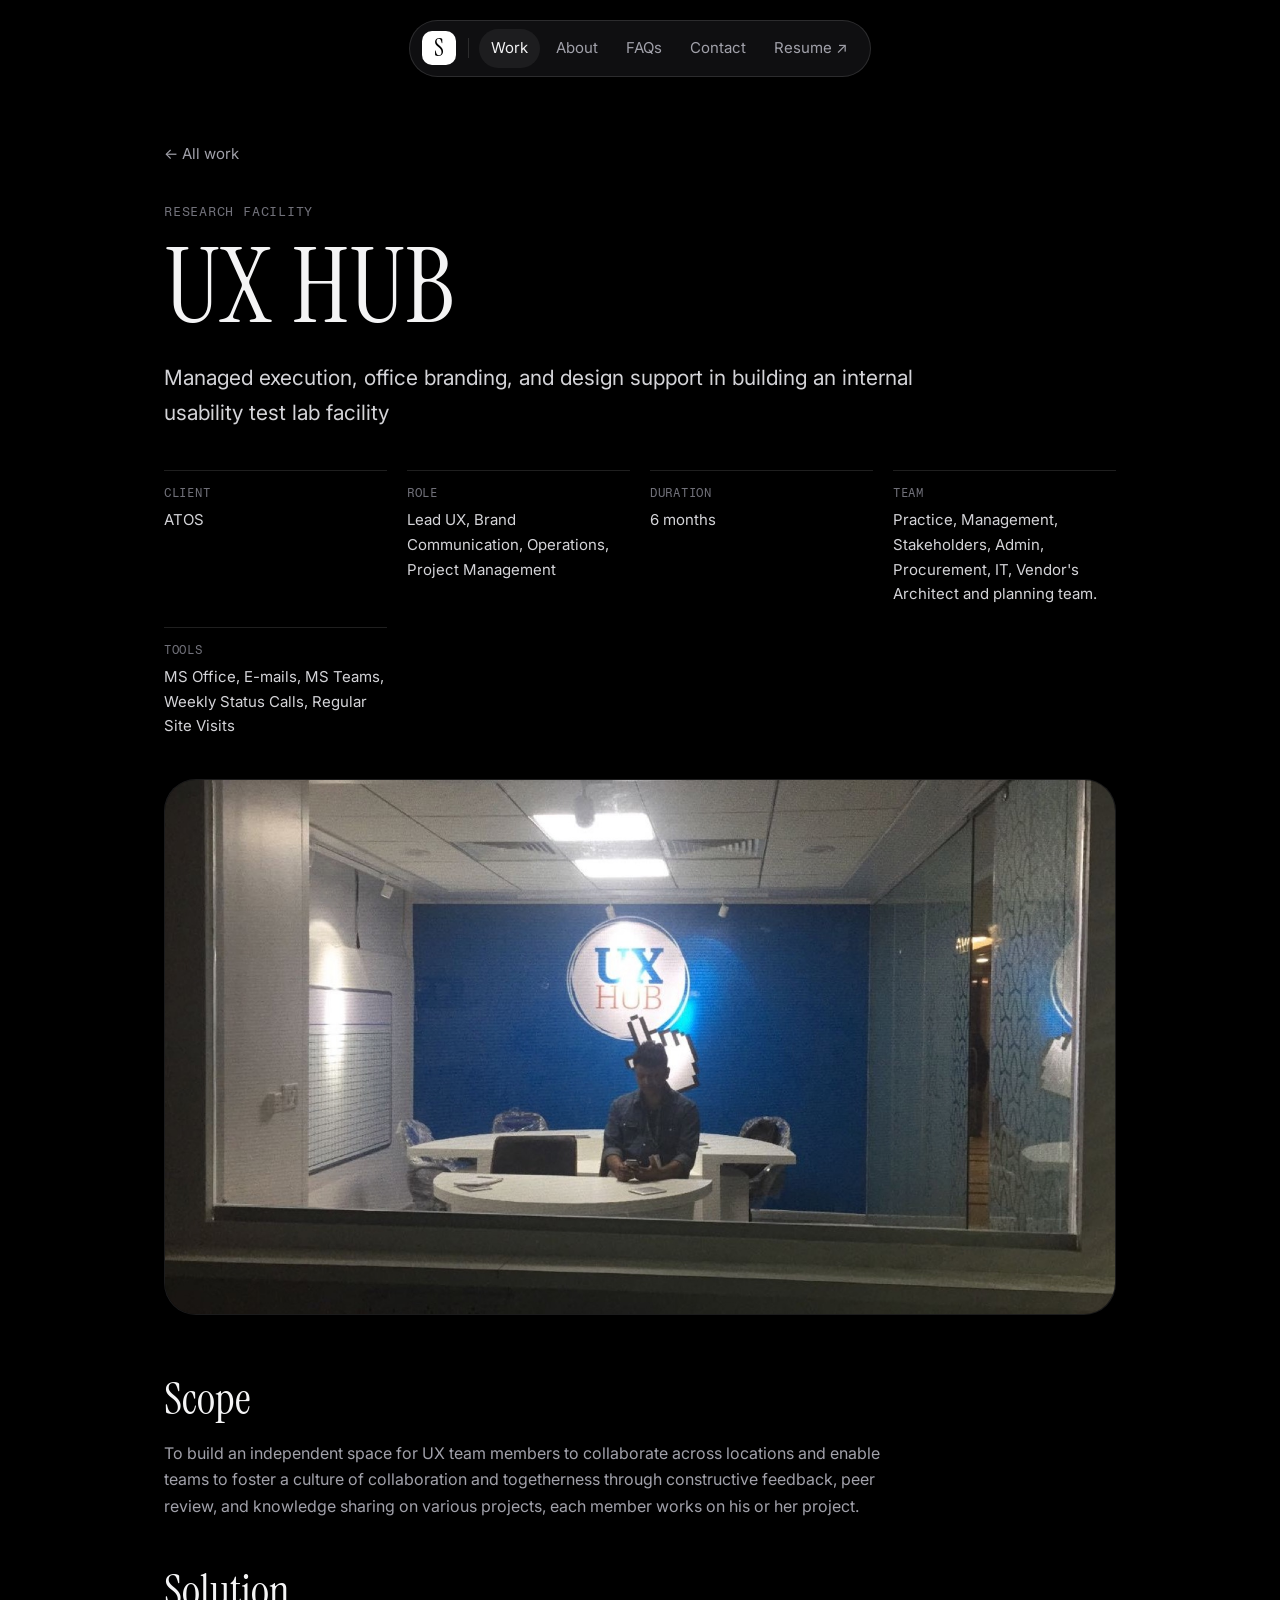
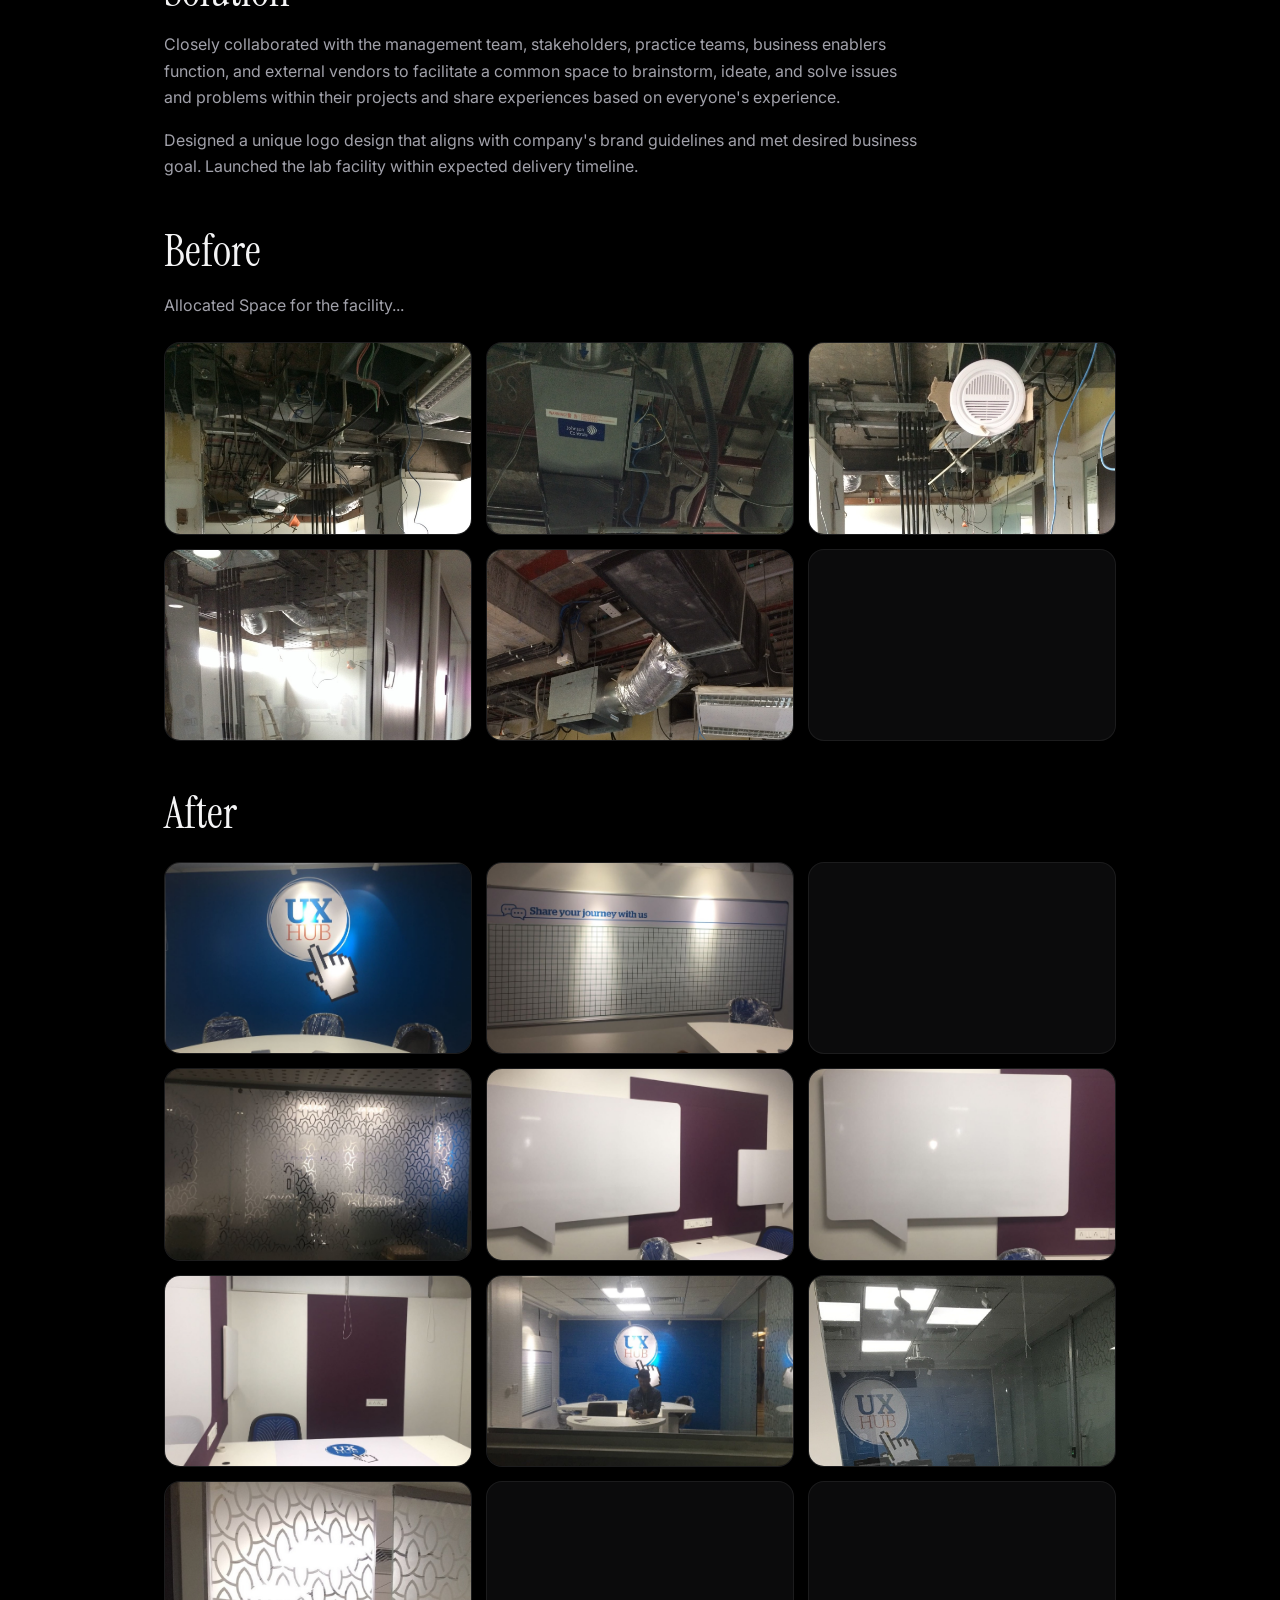
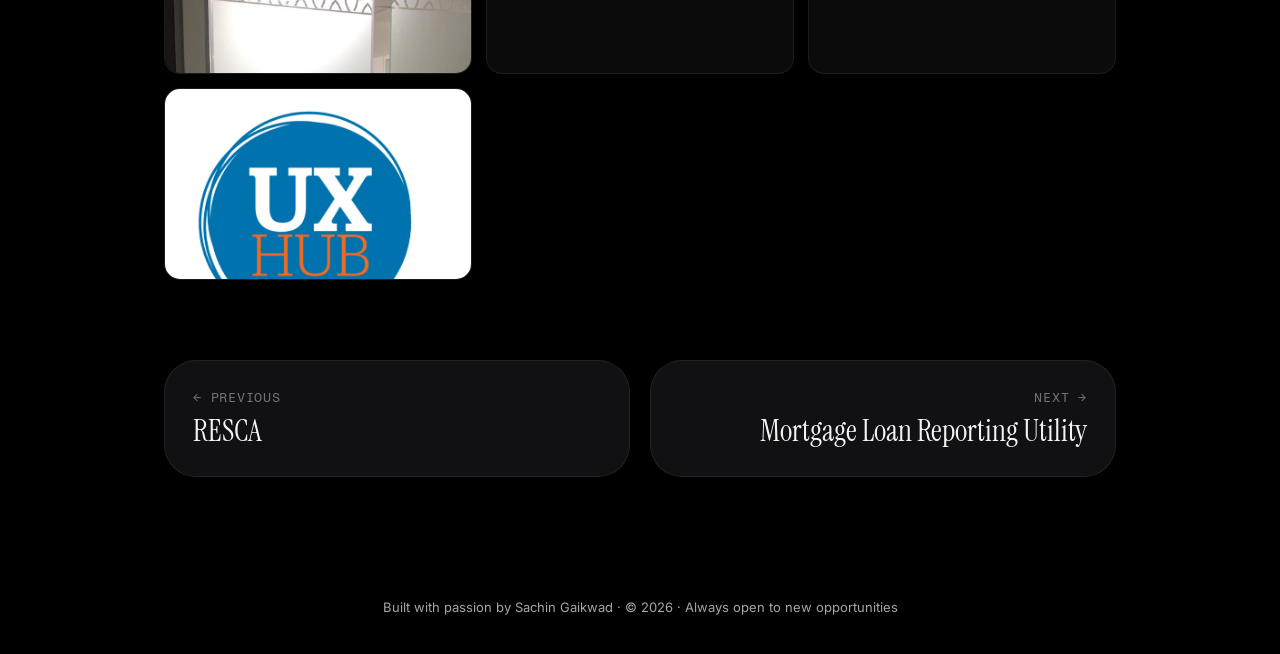
<file: work/ux-hub.html>
<!doctype html>
<html lang="en" class="no-js">
<head>
  <meta charset="utf-8">
  <meta name="viewport" content="width=device-width, initial-scale=1">
  <title>UX HUB — Sachin Gaikwad</title>
  <meta name="description" content="Managed execution, office branding, and design support in building an internal usability test lab facility">
  <meta name="theme-color" content="#000000">
  <link rel="icon" href="../assets/img/favicon.png" type="image/png">
  <link rel="preconnect" href="https://fonts.googleapis.com">
  <link rel="preconnect" href="https://fonts.gstatic.com" crossorigin>
  <link href="https://fonts.googleapis.com/css2?family=Fragment+Mono&family=Instrument+Serif:ital@0;1&family=Inter:wght@400;500&display=swap" rel="stylesheet">
  <link rel="stylesheet" href="../assets/css/style.css">
</head>
<body>
<a class="skip" href="#main">Skip to content</a>
<nav class="nav" aria-label="Primary">
  <a class="nav__logo" href="../index.html" aria-label="Sachin Gaikwad, home">S</a>
  <span class="nav__sep" aria-hidden="true"></span>
  <a class="nav__link is-active" href="../index.html#work">Work</a>
  <a class="nav__link" href="../index.html#about">About</a>
  <a class="nav__link hide-sm" href="../index.html#faqs">FAQs</a>
  <a class="nav__link" href="../index.html#contact">Contact</a>
  <a class="nav__link" href="../assets/Sachin-Gaikwad-Resume.pdf" target="_blank" rel="noopener">Resume <span class="arrow">↗</span></a>
</nav>
<main id="main">
  <section class="cs-hero">
    <div class="wrap">
      <a class="cs-back" href="../index.html#work">← All work</a>
      <div class="eyebrow">Research facility</div>
      <h1>UX HUB</h1>
      <p class="lead">Managed execution, office branding, and design support in building an internal usability test lab facility</p>
      <div class="cs-meta">
<div><b>Client</b>ATOS</div>
<div><b>Role</b>Lead UX, Brand Communication, Operations, Project Management</div>
<div><b>Duration</b>6 months</div>
<div><b>Team</b>Practice, Management, Stakeholders, Admin, Procurement, IT, Vendor&#x27;s Architect and planning team.</div>
<div><b>Tools</b>MS Office, E-mails, MS Teams, Weekly Status Calls, Regular Site Visits</div>
      </div>
    </div>
  </section>
  <section>
    <div class="wrap">
      <figure class="cs-cover reveal" style="margin:0"><img src="../assets/img/cs/8e13ba_688911f3141c4216a6d326e29cbd4de4.jpg" alt="UX HUB, Usability Testing Lab Facility"></figure>
    </div>
  </section>
  <section class="cs-body">
    <div class="wrap cs-prose">
<h2>Scope</h2>
<p>To build an independent space for UX team members to collaborate across locations and enable teams to foster a culture of collaboration and togetherness through constructive feedback, peer review, and knowledge sharing on various projects, each member works on his or her project.</p>
<h2>Solution</h2>
<p>Closely collaborated with the management team, stakeholders, practice teams, business enablers function, and external vendors to facilitate a common space to brainstorm, ideate, and solve issues and problems within their projects and share experiences based on everyone&#x27;s experience.</p>
<p>Designed a unique logo design that aligns with company&#x27;s brand guidelines and met desired business goal. Launched the lab facility within expected delivery timeline.</p>
<h2>Before</h2>
<p>Allocated Space for the facility...</p>
<div class="gallery">
<figure><button class="zoom" type="button" aria-label="Enlarge image"><img src="../assets/img/cs/8e13ba_050f69836a3748f3a3ff4a3cd26aaced.jpg" alt="" loading="lazy" decoding="async"></button></figure>
<figure><button class="zoom" type="button" aria-label="Enlarge image"><img src="../assets/img/cs/8e13ba_943ad2ffc28c46c5b8aa9ca52047e750.jpg" alt="" loading="lazy" decoding="async"></button></figure>
<figure><button class="zoom" type="button" aria-label="Enlarge image"><img src="../assets/img/cs/8e13ba_b146bf3162b846bbb24570799030133a.jpg" alt="" loading="lazy" decoding="async"></button></figure>
<figure><button class="zoom" type="button" aria-label="Enlarge image"><img src="../assets/img/cs/8e13ba_ef2f9a12566544dcb87c1bdec7bcd3cc.jpg" alt="" loading="lazy" decoding="async"></button></figure>
<figure><button class="zoom" type="button" aria-label="Enlarge image"><img src="../assets/img/cs/8e13ba_cba5fc8aef144f98b7016c346c401d9d.jpg" alt="" loading="lazy" decoding="async"></button></figure>
<figure><button class="zoom" type="button" aria-label="Enlarge image"><img src="../assets/img/cs/8e13ba_b76fbf1896704b74a01be016320629b7.jpg" alt="" loading="lazy" decoding="async"></button></figure>
</div>
<h2>After</h2>
<div class="gallery">
<figure><button class="zoom" type="button" aria-label="Enlarge image"><img src="../assets/img/cs/8e13ba_e7d0375733c74a29986f75e1cc227499.jpg" alt="" loading="lazy" decoding="async" width="1280" height="720"></button></figure>
<figure><button class="zoom" type="button" aria-label="Enlarge image"><img src="../assets/img/cs/8e13ba_709acce578644fc0b1b2f80fe9c72694.jpg" alt="" loading="lazy" decoding="async" width="1280" height="720"></button></figure>
<figure><button class="zoom" type="button" aria-label="Enlarge image"><img src="../assets/img/cs/8e13ba_27c01b9df59844688417813105ab8c18.jpg" alt="" loading="lazy" decoding="async" width="1280" height="720"></button></figure>
<figure><button class="zoom" type="button" aria-label="Enlarge image"><img src="../assets/img/cs/8e13ba_fae17c9729c644f8be2965fd475704fe.jpg" alt="" loading="lazy" decoding="async" width="1278" height="719"></button></figure>
<figure><button class="zoom" type="button" aria-label="Enlarge image"><img src="../assets/img/cs/8e13ba_80eb25faf165400d863fc5ff4eae6490.jpg" alt="" loading="lazy" decoding="async" width="1278" height="719"></button></figure>
<figure><button class="zoom" type="button" aria-label="Enlarge image"><img src="../assets/img/cs/8e13ba_f3a9cda2b0674c46abe32b29d8f21c86.jpg" alt="" loading="lazy" decoding="async" width="1278" height="719"></button></figure>
<figure><button class="zoom" type="button" aria-label="Enlarge image"><img src="../assets/img/cs/8e13ba_701ee181179b4e4e8ae2e102a2cd061c.jpg" alt="" loading="lazy" decoding="async" width="1278" height="719"></button></figure>
<figure><button class="zoom" type="button" aria-label="Enlarge image"><img src="../assets/img/cs/8e13ba_688911f3141c4216a6d326e29cbd4de4.jpg" alt="" loading="lazy" decoding="async" width="1278" height="719"></button></figure>
<figure><button class="zoom" type="button" aria-label="Enlarge image"><img src="../assets/img/cs/8e13ba_55ae086d9d5b40288f32a6921dc12f9d.jpg" alt="" loading="lazy" decoding="async" width="1134" height="2016"></button></figure>
<figure><button class="zoom" type="button" aria-label="Enlarge image"><img src="../assets/img/cs/8e13ba_281674de270345f6b0a247ec2576626b.jpg" alt="" loading="lazy" decoding="async" width="750" height="1333"></button></figure>
<figure><button class="zoom" type="button" aria-label="Enlarge image"><img src="../assets/img/cs/8e13ba_fc6b133500724925ac798cc165c0d6e2.jpg" alt="" loading="lazy" decoding="async" width="750" height="1333"></button></figure>
<figure><button class="zoom" type="button" aria-label="Enlarge image"><img src="../assets/img/cs/8e13ba_9b22d8d14c8d42e28eb1ceb2ab05127b.png" alt="" loading="lazy" decoding="async" width="828" height="985"></button></figure>
<figure><button class="zoom" type="button" aria-label="Enlarge image"><img src="../assets/img/cs/8e13ba_bbfd947c574344e0a021fbdd188e0f90.jpg" alt="" loading="lazy" decoding="async" width="828" height="985"></button></figure>
</div>
    </div>
    <div class="wrap">
      <div class="cs-next">
        <a class="card" href="resca.html"><div class="eyebrow">← Previous</div><h3>RESCA</h3></a>
        <a class="card" href="aam-mlru.html"><div class="eyebrow">Next →</div><h3>Mortgage Loan Reporting Utility</h3></a>
      </div>
    </div>
  </section>
  <footer class="footer">
    <div>Built with passion by Sachin Gaikwad · © <span data-year>2026</span> · Always open to new opportunities</div>
  </footer>
</main>

<dialog class="lightbox" aria-label="Image viewer">
  <button class="lightbox__close" type="button" aria-label="Close">×</button>
  <button class="lightbox__nav lightbox__prev" type="button" aria-label="Previous image">‹</button>
  <img alt="">
  <button class="lightbox__nav lightbox__next" type="button" aria-label="Next image">›</button>
  <div class="lightbox__count" aria-live="polite"></div>
</dialog>
<script src="../assets/js/main.js"></script>
</body>
</html>
</file>
<file: assets/css/style.css>
/* Sachin Gaikwad — portfolio */
:root {
  --bg: #000;
  --card: #111113;
  --card-2: #18181b;
  --line: rgba(255, 255, 255, 0.07);
  --line-2: rgba(255, 255, 255, 0.12);
  --text: #f4f4f5;
  --muted: #a1a1aa;
  --dim: #71717a;
  --blue: #3b8bff;
  --pink: #ff2a8c;
  --radius: 32px;
  --radius-sm: 20px;
  --max: 1000px;
  --serif: "Instrument Serif", Georgia, "Times New Roman", serif;
  --sans: "Inter", system-ui, -apple-system, "Segoe UI", sans-serif;
  --mono: "Fragment Mono", ui-monospace, "SF Mono", Menlo, monospace;
  color-scheme: dark;
}

* { box-sizing: border-box; }
html { scroll-behavior: smooth; scroll-padding-top: 96px; -webkit-text-size-adjust: 100%; }
@media (prefers-reduced-motion: reduce) { html { scroll-behavior: auto; } }
body {
  margin: 0;
  background: var(--bg);
  color: var(--text);
  font: 400 16px/1.65 var(--sans);
  -webkit-font-smoothing: antialiased;
  overflow-x: hidden;
}
img { max-width: 100%; display: block; }
a { color: inherit; }
::selection { background: var(--pink); color: #fff; }
:focus-visible { outline: 2px solid var(--blue); outline-offset: 3px; border-radius: 8px; }

.skip { position: absolute; left: -999px; top: 8px; background: #fff; color: #000; padding: 8px 14px; border-radius: 99px; z-index: 100; }
.skip:focus { left: 16px; }

/* ---------- Nav ---------- */
.nav {
  position: fixed; top: 20px; left: 50%; transform: translateX(-50%);
  z-index: 50;
  display: flex; align-items: center; gap: 4px;
  padding: 8px 10px 8px 12px;
  background: rgba(22, 22, 24, 0.72);
  backdrop-filter: blur(16px) saturate(140%);
  -webkit-backdrop-filter: blur(16px) saturate(140%);
  border: 1px solid var(--line-2);
  border-radius: 999px;
  max-width: calc(100vw - 32px);
}
.nav__logo {
  width: 34px; height: 34px; border-radius: 10px;
  display: grid; place-items: center;
  background: #fff; color: #000; text-decoration: none;
  font: 400 24px/1 var(--serif);
  margin-right: 8px; flex: none;
}
.nav__sep { width: 1px; height: 20px; background: var(--line-2); margin: 0 6px 0 0; }
.nav a.nav__link {
  text-decoration: none; color: var(--muted);
  font-size: 15px; padding: 7px 12px; border-radius: 99px;
  transition: color .2s, background .2s; white-space: nowrap;
}
.nav a.nav__link:hover { color: var(--text); }
.nav a.nav__link.is-active { color: var(--text); background: rgba(255,255,255,.06); }
@media (max-width: 640px) {
  .nav { top: 12px; padding: 6px; gap: 0; }
  .nav__logo { width: 30px; height: 30px; margin-right: 2px; font-size: 21px; }
  .nav__sep { display: none; }
  .nav a.nav__link { font-size: 13px; padding: 6px 8px; }
  .nav .hide-sm { display: none; }
}

/* ---------- Layout ---------- */
.wrap { width: 100%; max-width: var(--max); margin: 0 auto; padding: 0 24px; }
@media (max-width: 640px) { .wrap { padding: 0 16px; } }
section { position: relative; }
.section { padding: 120px 0 0; }
.section__title {
  font: 400 clamp(44px, 7vw, 76px)/1.02 var(--serif);
  letter-spacing: -0.01em;
  text-align: center; margin: 0 0 16px;
}
.section__lead { text-align: center; color: var(--muted); max-width: 620px; margin: 0 auto 48px; }
.eyebrow { font: 400 13px/1.4 var(--mono); letter-spacing: .06em; text-transform: uppercase; color: var(--dim); }

.card {
  background: var(--card);
  border: 1px solid var(--line);
  border-radius: var(--radius);
  padding: 40px;
  position: relative;
  overflow: hidden;
}
@media (max-width: 640px) { .card { padding: 28px 22px; border-radius: 24px; } }
.card h3 { font: 400 clamp(32px, 4vw, 42px)/1.08 var(--serif); margin: 0 0 18px; }
.card p { color: var(--muted); margin: 0 0 14px; }
.card p:last-child { margin-bottom: 0; }

.grid { display: grid; gap: 20px; }
.g-2 { grid-template-columns: 1fr 1fr; }
.g-2-1 { grid-template-columns: 2.3fr 1fr; }
.g-1-2 { grid-template-columns: 1fr 2.3fr; }
@media (max-width: 860px) { .g-2, .g-2-1, .g-1-2 { grid-template-columns: 1fr; } }

.btn {
  display: inline-flex; align-items: center; justify-content: center; gap: 8px;
  height: 52px; padding: 0 26px; border-radius: 999px;
  background: rgba(255,255,255,.08); border: 1px solid var(--line-2);
  color: var(--text); text-decoration: none; font-size: 15px;
  backdrop-filter: blur(10px); -webkit-backdrop-filter: blur(10px);
  transition: background .2s, transform .2s;
  cursor: pointer;
}
.btn:hover { background: rgba(255,255,255,.14); }
.btn--solid { background: #fff; color: #000; border-color: #fff; }
.btn--solid:hover { background: #e4e4e7; }
.arrow { display: inline-block; transition: transform .2s; }
a:hover .arrow { transform: translate(2px, -2px); }

/* ---------- Hero ---------- */
.hero {
  min-height: 100svh;
  display: grid; place-items: center;
  text-align: center;
  padding: 120px 0 80px;
  overflow: hidden;
  isolation: isolate;
}
.hero__canvas {
  position: absolute; inset: 0; width: 100%; height: 100%;
  z-index: -2; display: block;
  background:
    radial-gradient(ellipse 45% 40% at 30% 45%, rgba(59,139,255,.35), transparent 70%),
    radial-gradient(ellipse 40% 40% at 70% 55%, rgba(255,42,140,.28), transparent 70%),
    #01020a;
}
.hero__canvas.is-live { background: #01020a; }
.hero::after {
  /* keeps text readable over the dye */
  content: ""; position: absolute; inset: 0; z-index: -1; pointer-events: none;
  background:
    radial-gradient(ellipse 60% 45% at 50% 50%, rgba(0,0,0,.45), transparent 75%),
    linear-gradient(to bottom, transparent 70%, #000 100%);
}
.hero__inner { position: relative; padding: 0 16px; max-width: 900px; }
.hero__eyebrow { margin-bottom: 26px; color: rgba(255,255,255,.7); }
.hero h1 {
  font: 400 clamp(56px, 11vw, 132px)/0.98 var(--serif);
  letter-spacing: -0.015em;
  margin: 0 0 28px;
  text-shadow: 0 2px 40px rgba(0,0,0,.4);
}
.hero h1 em { font-style: italic; }
.hero__sub { color: rgba(255,255,255,.78); font-size: clamp(16px, 1.6vw, 19px); max-width: 700px; margin: 0 auto 40px; }
.hero__cta { display: flex; gap: 12px; justify-content: center; flex-wrap: wrap; }
.hero__hint {
  position: absolute; left: 50%; bottom: 28px; transform: translateX(-50%);
  font: 400 11px/1 var(--mono); letter-spacing: .14em; text-transform: uppercase;
  color: rgba(255,255,255,.55); pointer-events: none;
}
@media (hover: none) { .hero__hint { display: none; } }

/* ---------- Stats ---------- */
.stats { display: grid; grid-template-columns: repeat(4, 1fr); gap: 20px; margin-top: 40px; }
.stat { background: var(--card); border: 1px solid var(--line); border-radius: var(--radius-sm); padding: 26px 24px; }
.stat b { display: block; font: 400 52px/1 var(--serif); margin-bottom: 8px; }
.stat span { color: var(--muted); font-size: 14px; }
@media (max-width: 760px) { .stats { grid-template-columns: 1fr 1fr; gap: 12px; } .stat b { font-size: 42px; } }

/* ---------- Ask (from the old hero widget) ---------- */
.ask { margin-top: 20px; display: grid; grid-template-columns: 260px 1fr; gap: 36px; align-items: start; }
.ask__tabs { display: flex; flex-direction: column; gap: 6px; }
.ask__tab {
  text-align: left; background: none; border: 1px solid transparent; color: var(--muted);
  font: 400 15px/1.3 var(--sans); padding: 12px 16px; border-radius: 14px; cursor: pointer;
  transition: all .2s;
}
.ask__tab:hover { color: var(--text); background: rgba(255,255,255,.03); }
.ask__tab[aria-selected="true"] { color: var(--text); background: rgba(255,255,255,.06); border-color: var(--line-2); }
.ask__answer { font: 400 clamp(22px, 2.4vw, 28px)/1.4 var(--serif); color: #e4e4e7; min-height: 7.5em; margin: 0; }
.ask__caret { display: inline-block; width: 2px; height: 1em; background: var(--pink); vertical-align: -0.12em; margin-left: 3px; animation: blink 1s steps(1) infinite; }
@keyframes blink { 50% { opacity: 0; } }
@media (max-width: 760px) {
  .ask { grid-template-columns: 1fr; gap: 20px; }
  .ask__tabs { flex-direction: row; flex-wrap: wrap; }
  .ask__tab { padding: 9px 13px; font-size: 14px; border-color: var(--line); }
  .ask__answer { min-height: 9em; }
}

/* ---------- Work ---------- */
.nda summary {
  list-style: none; cursor: pointer; display: flex; align-items: center; gap: 12px;
  font-size: 15px; color: var(--text);
}
.nda summary::-webkit-details-marker { display: none; }
.nda summary .plus { margin-left: auto; color: var(--muted); transition: transform .2s; font-size: 22px; line-height: 1; }
.nda[open] summary .plus { transform: rotate(45deg); }
.nda.card { padding: 22px 28px; border-radius: 22px; margin-bottom: 20px; }
.nda ul { margin: 16px 0 0; padding-left: 20px; color: var(--muted); }
.nda li { margin-bottom: 8px; }
.nda li b { color: var(--text); font-weight: 500; }

.project {
  display: flex; flex-direction: column;
  text-decoration: none; color: inherit;
  padding: 0;
  transition: border-color .3s, transform .3s;
  min-height: 520px;
}
.project:hover { border-color: var(--line-2); }
.project__text { padding: 40px 40px 0; }
.project h3 { margin-bottom: 12px; }
.project__media {
  margin: 32px 40px 0; flex: 1;
  border-radius: 18px 18px 0 0; overflow: hidden;
  border: 1px solid var(--line-2); border-bottom: 0;
  background: #0b0b0c; min-height: 240px; position: relative;
}
.project__media img { position: absolute; inset: 0; width: 100%; height: 100%; object-fit: cover; object-position: top center; transition: transform .6s cubic-bezier(.2,.7,.2,1); }
.project:hover .project__media img { transform: scale(1.03); }
.project__go {
  position: absolute; right: 18px; bottom: 18px; z-index: 2;
  width: 48px; height: 48px; border-radius: 99px; display: grid; place-items: center;
  background: rgba(40,40,44,.85); border: 1px solid var(--line-2); backdrop-filter: blur(8px);
  transition: background .2s;
}
.project:hover .project__go { background: #fff; color: #000; }
.project--wide { flex-direction: row; min-height: 440px; }
.project--wide .project__text { flex: 1; padding: 40px; display: flex; flex-direction: column; }
.project--wide .project__media { margin: 40px 0 0; flex: 1.15; border-right: 0; border-radius: 18px 0 0 0; }
@media (max-width: 860px) {
  .project--wide { flex-direction: column; }
  .project--wide .project__media { margin: 0 28px; border-right: 1px solid var(--line-2); border-radius: 18px 18px 0 0; }
  .project { min-height: 460px; }
}
@media (max-width: 640px) {
  .project__text, .project--wide .project__text { padding: 28px 22px 0; }
  .project__media, .project--wide .project__media { margin: 24px 22px 0; min-height: 210px; }
}
.tags { display: flex; flex-wrap: wrap; gap: 8px; margin-top: 18px; }
.tag { font: 400 12px/1 var(--mono); color: var(--muted); border: 1px solid var(--line-2); border-radius: 99px; padding: 7px 11px; }

/* ---------- About ---------- */
.photo { border-radius: var(--radius); overflow: hidden; border: 1px solid var(--line); background: var(--card); min-height: 320px; }
.photo img { width: 100%; height: 100%; object-fit: cover; }

.pillars { display: grid; grid-template-columns: 1fr 1fr; gap: 28px 40px; }
.pillars h4 { font: 400 26px/1.1 var(--serif); margin: 0 0 8px; }
.pillars h4 span { color: var(--pink); }
.pillars p { font-size: 15px; }
@media (max-width: 760px) { .pillars { grid-template-columns: 1fr; } }

.card__head { display: flex; justify-content: space-between; align-items: baseline; gap: 16px; flex-wrap: wrap; margin-bottom: 8px; }
.card__head h3 { margin: 0; }
.link-arrow { color: var(--text); text-decoration: none; font-size: 15px; white-space: nowrap; }

.timeline { list-style: none; margin: 28px 0 0; padding: 0; }
.timeline li { position: relative; padding: 0 0 30px 30px; }
.timeline li::before { content: ""; position: absolute; left: 4px; top: 10px; bottom: -10px; width: 1px; background: var(--line-2); }
.timeline li:last-child { padding-bottom: 0; }
.timeline li:last-child::before { display: none; }
.timeline li::after { content: ""; position: absolute; left: 0; top: 6px; width: 9px; height: 9px; border-radius: 99px; background: #fff; }
.timeline .when { font: 400 13px/1.4 var(--mono); color: var(--dim); }
.timeline h4 { margin: 4px 0 2px; font: 500 17px/1.4 var(--sans); }
.timeline .role { color: var(--text); opacity: .85; font-size: 15px; margin-bottom: 8px; }
.timeline p { font-size: 15px; }
.timeline ul { margin: 10px 0 0; padding-left: 18px; color: var(--muted); font-size: 15px; }
.timeline ul li { padding: 0; margin-bottom: 7px; }
.timeline ul li::before, .timeline ul li::after { display: none; }
.timeline ul ul { margin-top: 6px; }

.list { list-style: none; margin: 18px 0 0; padding: 0; }
.list li { padding: 14px 0; border-top: 1px solid var(--line); color: var(--muted); font-size: 15px; display: grid; grid-template-columns: 70px 1fr; gap: 14px; }
.list li:first-child { border-top: 0; }
.list .yr { font: 400 13px/1.7 var(--mono); color: var(--text); }
.list.simple li { grid-template-columns: 22px 1fr; }
.list.simple li::before { content: "✦"; color: var(--pink); font-size: 12px; line-height: 2; }

.edu { list-style: none; margin: 20px 0 0; padding: 0; }
.edu li { padding: 14px 0; border-top: 1px solid var(--line); }
.edu li:first-child { border-top: 0; }
.edu b { display: block; font-weight: 500; font-size: 15px; }
.edu span { display: block; color: var(--muted); font-size: 14px; }
.edu .when { font: 400 12px/1.6 var(--mono); color: var(--dim); }

.quote { font: 400 clamp(24px, 2.6vw, 30px)/1.3 var(--serif); color: #e4e4e7; margin: 0 0 14px; }
.cite { color: var(--dim); font-size: 14px; }
.testimonial ul { color: var(--muted); padding-left: 18px; margin: 0 0 18px; }
.testimonial li { margin-bottom: 8px; }

/* ---------- Skills ---------- */
.chips { display: flex; flex-wrap: wrap; gap: 8px; margin-top: 8px; }
.chip { font-size: 14px; color: #d4d4d8; background: rgba(255,255,255,.04); border: 1px solid var(--line); border-radius: 99px; padding: 6px 13px; }
.skill-row + .skill-row { margin-top: 28px; }
.skill-row h4 { margin: 0 0 10px; font: 400 13px/1.4 var(--mono); text-transform: uppercase; letter-spacing: .06em; color: var(--dim); }

.toolgroups { display: grid; grid-template-columns: repeat(3, 1fr); gap: 20px; }
@media (max-width: 860px) { .toolgroups { grid-template-columns: 1fr 1fr; } }
@media (max-width: 520px) { .toolgroups { grid-template-columns: 1fr; } }
.toolgroup { background: var(--card); border: 1px solid var(--line); border-radius: 24px; padding: 24px; }
.toolgroup h4 { margin: 0 0 16px; font: 400 24px/1.1 var(--serif); }
.tools { display: flex; flex-wrap: wrap; gap: 8px; }
.tool { display: inline-flex; align-items: center; gap: 8px; font-size: 13px; color: #d4d4d8; background: rgba(255,255,255,.04); border: 1px solid var(--line); border-radius: 12px; padding: 6px 10px 6px 6px; }
.tool img { width: 22px; height: 22px; object-fit: contain; border-radius: 5px; background: #fff; padding: 2px; }

/* ---------- FAQ ---------- */
.faq { max-width: 800px; margin: 0 auto; }
.faq details { border-top: 1px solid var(--line-2); }
.faq details:last-child { border-bottom: 1px solid var(--line-2); }
.faq summary {
  list-style: none; cursor: pointer; padding: 24px 44px 24px 0; position: relative;
  font: 400 clamp(22px, 2.4vw, 27px)/1.25 var(--serif);
}
.faq summary::-webkit-details-marker { display: none; }
.faq summary::after { content: "+"; position: absolute; right: 4px; top: 22px; font: 300 28px/1 var(--sans); color: var(--muted); transition: transform .25s; }
.faq details[open] summary::after { transform: rotate(45deg); }
.faq details p { color: var(--muted); margin: -6px 0 26px; max-width: 700px; }

/* ---------- Contact ---------- */
.contact { padding: 160px 0 0; text-align: center; overflow: hidden; }
.contact__glow {
  position: absolute; left: 50%; bottom: -46vw; transform: translateX(-50%);
  width: 92vw; max-width: 1200px; aspect-ratio: 1; border-radius: 50%; z-index: -1;
  background: radial-gradient(circle at 50% 10%, rgba(255,42,140,.9), rgba(59,139,255,.55) 32%, rgba(59,139,255,0) 62%);
  filter: blur(40px); opacity: .7; pointer-events: none;
}
.contact::before {
  content: ""; position: absolute; inset: 0; z-index: -2; pointer-events: none;
  background: repeating-linear-gradient(90deg, transparent 0 calc(12.5% - 1px), rgba(255,255,255,.035) calc(12.5% - 1px) 12.5%);
  mask-image: linear-gradient(to bottom, transparent, #000 40%);
  -webkit-mask-image: linear-gradient(to bottom, transparent, #000 40%);
}
.contact h2 { font: 400 clamp(48px, 8vw, 92px)/1 var(--serif); margin: 0 0 18px; }
.contact p { color: var(--muted); max-width: 600px; margin: 0 auto 10px; }
.contact .open { display: inline-flex; align-items: center; gap: 8px; font: 400 13px/1 var(--mono); color: #d4d4d8; border: 1px solid var(--line-2); border-radius: 99px; padding: 8px 14px; margin-bottom: 28px; background: rgba(255,255,255,.04); }
.contact .open i { width: 8px; height: 8px; border-radius: 99px; background: #22c55e; box-shadow: 0 0 0 4px rgba(34,197,94,.2); }
.socials { display: flex; justify-content: center; align-items: center; gap: 14px; margin: 40px 0 0; flex-wrap: wrap; }
.social { width: 72px; height: 72px; border-radius: 99px; display: grid; place-items: center; background: rgba(255,255,255,.07); border: 1px solid var(--line-2); color: var(--text); transition: background .2s; backdrop-filter: blur(10px); }
.social:hover { background: rgba(255,255,255,.15); }
.social svg { width: 24px; height: 24px; }
.email-btn { height: 72px; padding: 0 64px; font-size: 17px; }
@media (max-width: 560px) { .social { width: 58px; height: 58px; } .email-btn { height: 58px; padding: 0 30px; order: -1; width: 100%; } }
.footer { padding: 120px 0 36px; color: rgba(255,255,255,.65); font-size: 13px; text-align: center; }
.footer a { color: inherit; }
.footer .credit { margin-top: 6px; font-size: 12px; color: rgba(255,255,255,.45); }

/* ---------- Case study page ---------- */
.cs-hero { padding: 140px 0 40px; }
.cs-back { display: inline-flex; gap: 8px; color: var(--muted); text-decoration: none; font-size: 15px; margin-bottom: 36px; }
.cs-back:hover { color: var(--text); }
.cs-hero h1 { font: 400 clamp(52px, 9vw, 104px)/1 var(--serif); margin: 14px 0 22px; }
.cs-hero .lead { font-size: clamp(18px, 2vw, 21px); color: #d4d4d8; max-width: 760px; }
.cs-cover { border-radius: var(--radius); overflow: hidden; border: 1px solid var(--line); background: #0b0b0c; }
.cs-cover img { width: 100%; height: auto; }
.cs-body { padding: 60px 0 0; }
.cs-body h2 { font: 400 clamp(32px, 4vw, 44px)/1.1 var(--serif); margin: 48px 0 14px; }
.cs-body p, .cs-body li { color: var(--muted); }
.cs-body ul { padding-left: 20px; }
.cs-body img { border-radius: 20px; border: 1px solid var(--line); margin: 24px 0; }
.cs-meta { display: grid; grid-template-columns: repeat(3, 1fr); gap: 20px; margin: 40px 0 0; }
.cs-meta div { border-top: 1px solid var(--line-2); padding-top: 14px; }
.cs-meta b { display: block; font: 400 12px/1.4 var(--mono); color: var(--dim); text-transform: uppercase; letter-spacing: .06em; margin-bottom: 6px; font-weight: 400; }
@media (max-width: 640px) { .cs-meta { grid-template-columns: 1fr; } }
.cs-next { display: grid; grid-template-columns: 1fr 1fr; gap: 20px; margin-top: 80px; }
.cs-next a { text-decoration: none; padding: 28px; }
.cs-next .eyebrow { margin-bottom: 8px; }
.cs-next h3 { margin: 0; font-size: 30px; }
.cs-next a:last-child { text-align: right; }
@media (max-width: 640px) { .cs-next { grid-template-columns: 1fr; } .cs-next a:last-child { text-align: left; } }

/* ---------- Case study prose, galleries, embeds ---------- */
.cs-hero .cs-meta { grid-template-columns: repeat(auto-fit, minmax(200px, 1fr)); }
.cs-meta div { color: #d4d4d8; font-size: 15px; }
.cs-prose { max-width: 1000px; }
.cs-prose > p, .cs-prose > ul, .cs-prose > h2 { max-width: 760px; }
.cs-prose h2:first-child { margin-top: 0; }
.cs-prose strong { color: var(--text); font-weight: 500; }
.cs-prose .muted { color: var(--dim); font-size: 15px; margin-top: -6px; }
.gallery { display: grid; grid-template-columns: repeat(auto-fill, minmax(280px, 1fr)); gap: 14px; margin: 24px 0 8px; }
.gallery--single { grid-template-columns: 1fr; }
.gallery--doc { grid-template-columns: repeat(auto-fill, minmax(220px, 1fr)); }
.gallery figure { margin: 0; }
.gallery .zoom {
  display: block; width: 100%; padding: 0; border: 1px solid var(--line); border-radius: 16px; overflow: hidden;
  background: #0b0b0c; cursor: zoom-in; aspect-ratio: 16 / 10;
}
.gallery--doc .zoom { aspect-ratio: 3 / 4; background: #fff; }
.gallery--single .zoom { aspect-ratio: auto; }
.gallery .zoom img { width: 100%; height: 100%; object-fit: cover; object-position: top center; margin: 0; border: 0; border-radius: 0; transition: transform .5s cubic-bezier(.2,.7,.2,1); }
.gallery--single .zoom img { height: auto; }
.gallery .zoom:hover img { transform: scale(1.03); }
.gallery figcaption { font-size: 13px; color: var(--dim); margin-top: 8px; }
.cs-body .gallery img { margin: 0; border: 0; border-radius: 0; }
.doc-link { margin: 4px 0 0; }
.doc-link a { color: var(--text); text-decoration: none; font-size: 15px; border-bottom: 1px solid var(--line-2); }
.embed { position: relative; aspect-ratio: 16 / 10; border: 1px solid var(--line); border-radius: 20px; overflow: hidden; background: #0b0b0c; margin: 20px 0 12px; }
.embed iframe { position: absolute; inset: 0; width: 100%; height: 100%; border: 0; }
@media (max-width: 640px) { .gallery { grid-template-columns: 1fr 1fr; gap: 10px; } .gallery .zoom { border-radius: 12px; } .embed { aspect-ratio: 3 / 4; } }

.lightbox { padding: 0; border: 0; background: transparent; max-width: 100vw; max-height: 100vh; width: 100vw; height: 100vh; }
.lightbox::backdrop { background: rgba(0,0,0,.92); }
.lightbox[open] { display: grid; place-items: center; }
.lightbox img { max-width: calc(100vw - 120px); max-height: calc(100vh - 80px); object-fit: contain; border-radius: 10px; }
.lightbox__close, .lightbox__nav { position: fixed; background: rgba(40,40,44,.85); color: #fff; border: 1px solid var(--line-2); width: 48px; height: 48px; border-radius: 99px; font-size: 26px; line-height: 1; cursor: pointer; }
.lightbox__close { top: 18px; right: 18px; }
.lightbox__prev { left: 18px; top: 50%; transform: translateY(-50%); }
.lightbox__next { right: 18px; top: 50%; transform: translateY(-50%); }
.lightbox__count { position: fixed; bottom: 18px; left: 50%; transform: translateX(-50%); font: 400 12px/1 var(--mono); color: var(--muted); }
@media (max-width: 640px) { .lightbox img { max-width: calc(100vw - 24px); } .lightbox__nav { top: auto; bottom: 10px; transform: none; } }

/* ---------- Reveal ---------- */
.reveal { opacity: 0; transform: translateY(24px); transition: opacity .8s cubic-bezier(.2,.7,.2,1), transform .8s cubic-bezier(.2,.7,.2,1); }
.reveal.in { opacity: 1; transform: none; }
@media (prefers-reduced-motion: reduce) { .reveal { opacity: 1; transform: none; transition: none; } }
.no-js .reveal { opacity: 1; transform: none; }
</file>
